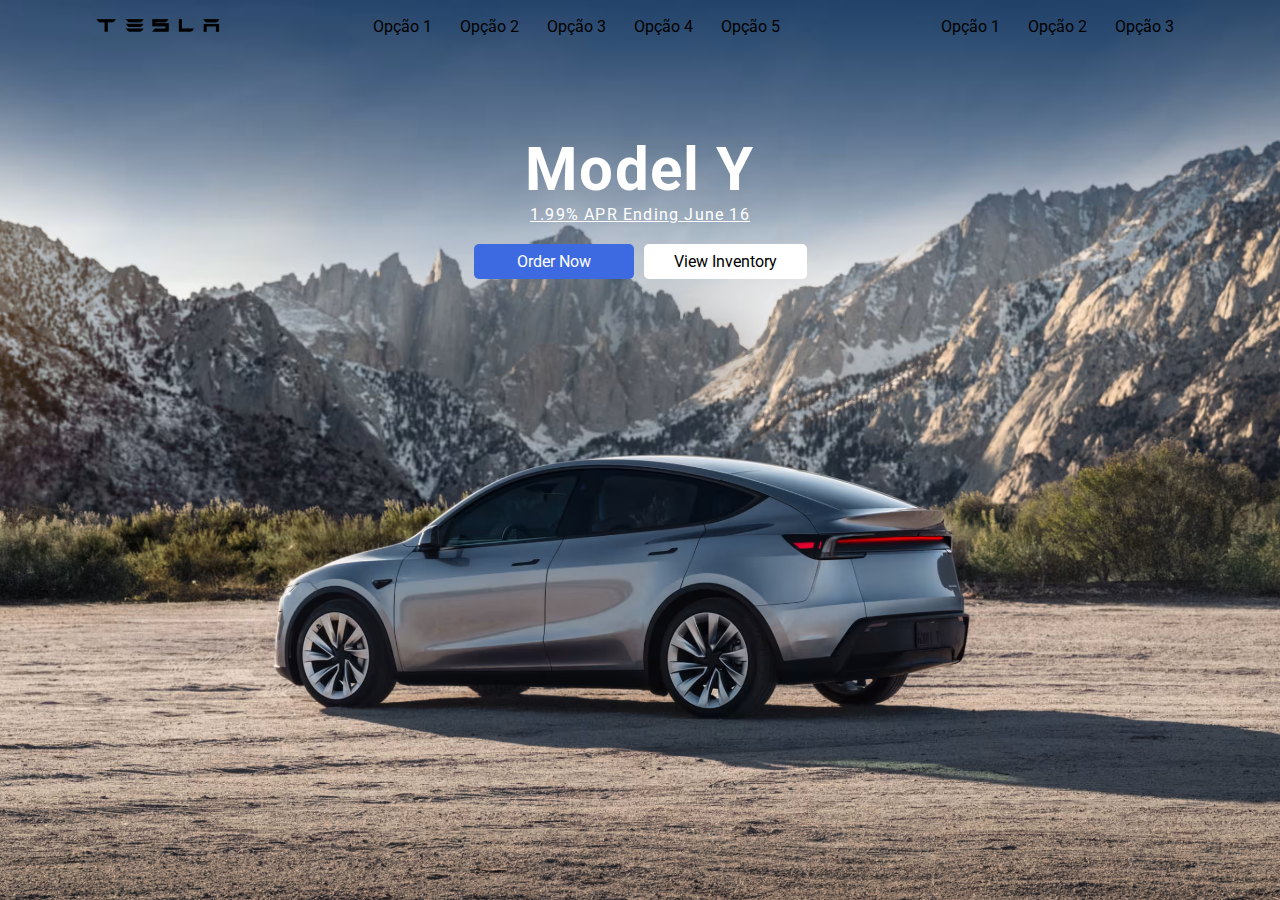
<file: Tesla-clone/index.html>
<!DOCTYPE html>
<html lang="pt-br">
<head>
    <meta charset="UTF-8">
    <meta name="viewport" content="width=device-width, initial-scale=1.0">

    <title>Tesla Clone</title>
    <link rel="preconnect" href="https://fonts.googleapis.com">
    <link rel="preconnect" href="https://fonts.gstatic.com" crossorigin>
    <link href="https://fonts.googleapis.com/css2?family=Roboto:ital,wght@0,100..900;1,100..900&display=swap" rel="stylesheet">
    <link href="style.css" rel="stylesheet">

</head>    
<body>
    <section class="main">
        <div class="center">
            <header>
                <div class="logo">
                    <img src="Tesla_logo.png/tesla-motors-car-tesla-model-s-tesla-model-3-decal-removebg-preview.png">
                </div>
                <div class="menu">
                    <a href="#">Opção 1</a>
                    <a href="#">Opção 2</a>
                    <a href="#">Opção 3</a>
                    <a href="#">Opção 4</a>
                    <a href="#">Opção 5</a>
                </div>
                    <div class="menu">
                    <a href="#">Opção 1</a>
                    <a href="#">Opção 2</a>
                    <a href="#">Opção 3</a>
                </div>
            </header>
            <div class="title">
                <h1>Model Y</h1>
                <p class="title"><a href="https://www.tesla.com/modely/design?cfg=%24MTY48&financeModalTab=finance_options&financeProduct=finplat.AUTO_LOAN%3ALOAN%3ACT_PRIVATE#overview">1.99% APR Ending June 16</a></p>

            </div><!--title-->

            <div class="btn">
                <a href="">Order Now</a>
                <a style="background-color: white; color: black;">View Inventory</a>
            </div>
        </div><!--Center-->
    </section><!--main-->
    
</body>
</html>
</file>
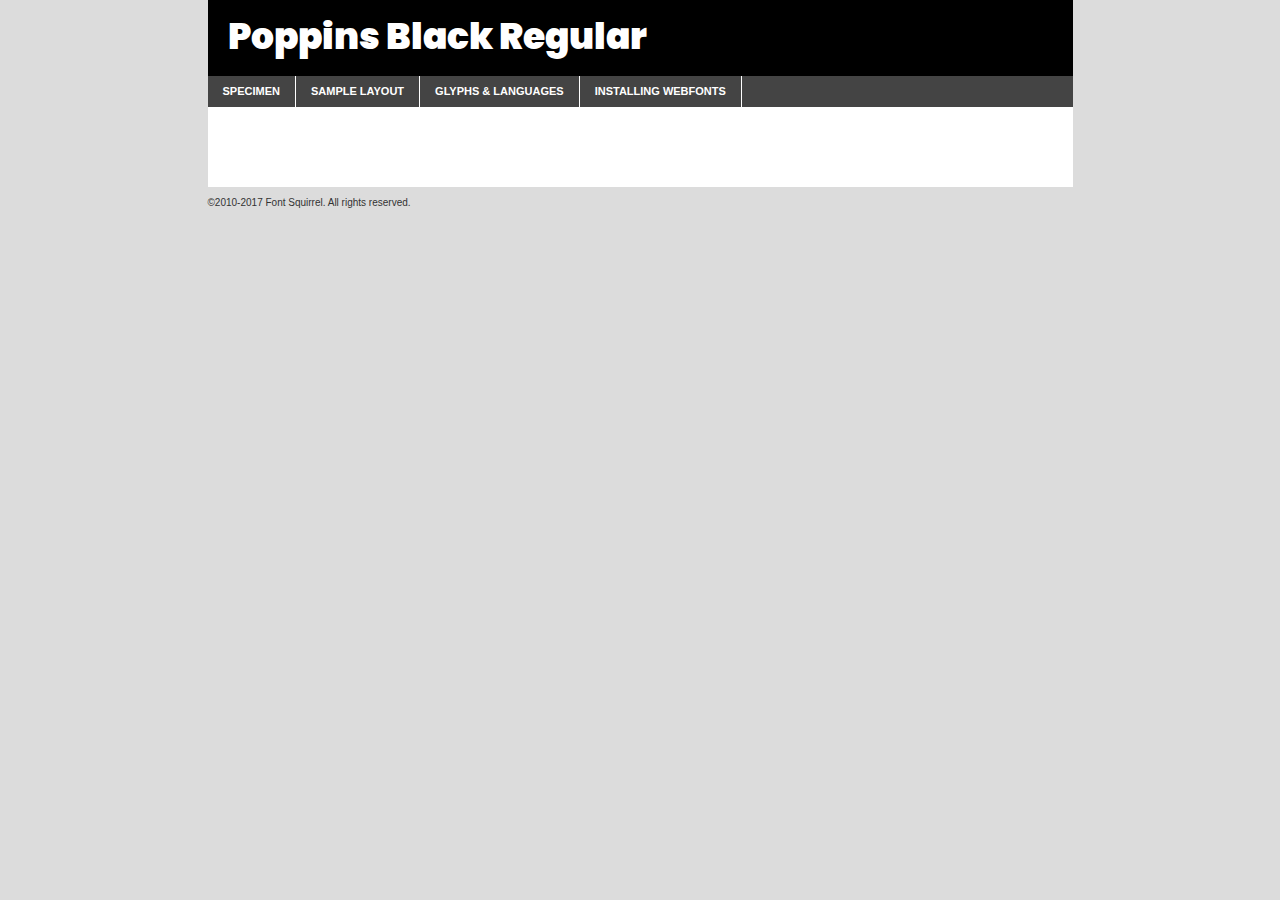
<file: Landing Page/Components/fonts/poppins-black-demo.html>
<!DOCTYPE html PUBLIC "-//W3C//DTD XHTML 1.0 Transitional//EN"
	"http://www.w3.org/TR/xhtml1/DTD/xhtml1-transitional.dtd">

<html xmlns="http://www.w3.org/1999/xhtml" xml:lang="en" lang="en">
<head>
	<meta http-equiv="Content-Type" content="text/html; charset=utf-8" />
	<script src="http://ajax.googleapis.com/ajax/libs/jquery/1.7.2/jquery.min.js" type="text/javascript" charset="utf-8"></script>
	<script type="text/javascript">
	(function($){$.fn.easyTabs=function(option){var param=jQuery.extend({fadeSpeed:"fast",defaultContent:1,activeClass:'active'},option);$(this).each(function(){var thisId="#"+this.id;if(param.defaultContent==''){param.defaultContent=1;}
	if(typeof param.defaultContent=="number")
	{var defaultTab=$(thisId+" .tabs li:eq("+(param.defaultContent-1)+") a").attr('href').substr(1);}else{var defaultTab=param.defaultContent;}
	$(thisId+" .tabs li a").each(function(){var tabToHide=$(this).attr('href').substr(1);$("#"+tabToHide).addClass('easytabs-tab-content');});hideAll();changeContent(defaultTab);function hideAll(){$(thisId+" .easytabs-tab-content").hide();}
	function changeContent(tabId){hideAll();$(thisId+" .tabs li").removeClass(param.activeClass);$(thisId+" .tabs li a[href=#"+tabId+"]").closest('li').addClass(param.activeClass);if(param.fadeSpeed!="none")
	{$(thisId+" #"+tabId).fadeIn(param.fadeSpeed);}else{$(thisId+" #"+tabId).show();}}
	$(thisId+" .tabs li").click(function(){var tabId=$(this).find('a').attr('href').substr(1);changeContent(tabId);return false;});});}})(jQuery);
	</script>
	<link rel="stylesheet" href="specimen_files/specimen_stylesheet.css" type="text/css" charset="utf-8" />
	<link rel="stylesheet" href="stylesheet.css" type="text/css" charset="utf-8" />

	<style type="text/css">
					body{
				font-family: 'poppinsblack';
							}
		</style>

	<title>Poppins Black Regular Specimen</title>
	
	
	<script type="text/javascript" charset="utf-8">
		$(document).ready(function() {
			$('#container').easyTabs({defaultContent:1});
		});
	</script>
</head>

<body>
<div id="container">
	<div id="header">
		Poppins Black Regular	</div>
	<ul class="tabs">
		<li><a href="#specimen">Specimen</a></li>
		<li><a href="#layout">Sample Layout</a></li>
				<li><a href="#glyphs">Glyphs &amp; Languages</a></li>
		<li><a href="#installing">Installing Webfonts</a></li>
		
	</ul>
	
	<div id="main_content">

		
			<div id="specimen">
		
				<div class="section">
					<div class="grid12 firstcol">
						<div class="huge">AaBb</div>
					</div>
				</div>
		
				<div class="section">
					<div class="glyph_range">A&#x200B;B&#x200b;C&#x200b;D&#x200b;E&#x200b;F&#x200b;G&#x200b;H&#x200b;I&#x200b;J&#x200b;K&#x200b;L&#x200b;M&#x200b;N&#x200b;O&#x200b;P&#x200b;Q&#x200b;R&#x200b;S&#x200b;T&#x200b;U&#x200b;V&#x200b;W&#x200b;X&#x200b;Y&#x200b;Z&#x200b;a&#x200b;b&#x200b;c&#x200b;d&#x200b;e&#x200b;f&#x200b;g&#x200b;h&#x200b;i&#x200b;j&#x200b;k&#x200b;l&#x200b;m&#x200b;n&#x200b;o&#x200b;p&#x200b;q&#x200b;r&#x200b;s&#x200b;t&#x200b;u&#x200b;v&#x200b;w&#x200b;x&#x200b;y&#x200b;z&#x200b;1&#x200b;2&#x200b;3&#x200b;4&#x200b;5&#x200b;6&#x200b;7&#x200b;8&#x200b;9&#x200b;0&#x200b;&amp;&#x200b;.&#x200b;,&#x200b;?&#x200b;!&#x200b;&#64;&#x200b;(&#x200b;)&#x200b;#&#x200b;$&#x200b;%&#x200b;*&#x200b;+&#x200b;-&#x200b;=&#x200b;:&#x200b;;</div>
				</div>
				<div class="section">
					<div class="grid12 firstcol">
						<table class="sample_table">
							<tr><td>10</td><td class="size10">abcdefghijklmnopqrstuvwxyzABCDEFGHIJKLMNOPQRSTUVWXYZ0123456789abcdefghijklmnopqrstuvwxyzABCDEFGHIJKLMNOPQRSTUVWXYZ0123456789abcdefghijklmnopqrstuvwxyzABCDEFGHIJKLMNOPQRSTUVWXYZ</td></tr>
							<tr><td>11</td><td class="size11">abcdefghijklmnopqrstuvwxyzABCDEFGHIJKLMNOPQRSTUVWXYZ0123456789abcdefghijklmnopqrstuvwxyzABCDEFGHIJKLMNOPQRSTUVWXYZ0123456789abcdefghijklmnopqrstuvwxyzABCDEFGHIJKLMNOPQRSTUVWXYZ</td></tr>
							<tr><td>12</td><td class="size12">abcdefghijklmnopqrstuvwxyzABCDEFGHIJKLMNOPQRSTUVWXYZ0123456789abcdefghijklmnopqrstuvwxyzABCDEFGHIJKLMNOPQRSTUVWXYZ0123456789abcdefghijklmnopqrstuvwxyzABCDEFGHIJKLMNOPQRSTUVWXYZ</td></tr>
							<tr><td>13</td><td class="size13">abcdefghijklmnopqrstuvwxyzABCDEFGHIJKLMNOPQRSTUVWXYZ0123456789abcdefghijklmnopqrstuvwxyzABCDEFGHIJKLMNOPQRSTUVWXYZ0123456789abcdefghijklmnopqrstuvwxyzABCDEFGHIJKLMNOPQRSTUVWXYZ</td></tr>
							<tr><td>14</td><td class="size14">abcdefghijklmnopqrstuvwxyzABCDEFGHIJKLMNOPQRSTUVWXYZ0123456789abcdefghijklmnopqrstuvwxyzABCDEFGHIJKLMNOPQRSTUVWXYZ0123456789abcdefghijklmnopqrstuvwxyzABCDEFGHIJKLMNOPQRSTUVWXYZ</td></tr>
							<tr><td>16</td><td class="size16">abcdefghijklmnopqrstuvwxyzABCDEFGHIJKLMNOPQRSTUVWXYZ0123456789abcdefghijklmnopqrstuvwxyzABCDEFGHIJKLMNOPQRSTUVWXYZ</td></tr>
							<tr><td>18</td><td class="size18">abcdefghijklmnopqrstuvwxyzABCDEFGHIJKLMNOPQRSTUVWXYZ0123456789abcdefghijklmnopqrstuvwxyzABCDEFGHIJKLMNOPQRSTUVWXYZ</td></tr>
							<tr><td>20</td><td class="size20">abcdefghijklmnopqrstuvwxyzABCDEFGHIJKLMNOPQRSTUVWXYZ0123456789abcdefghijklmnopqrstuvwxyzABCDEFGHIJKLMNOPQRSTUVWXYZ</td></tr>
							<tr><td>24</td><td class="size24">abcdefghijklmnopqrstuvwxyzABCDEFGHIJKLMNOPQRSTUVWXYZ0123456789abcdefghijklmnopqrstuvwxyzABCDEFGHIJKLMNOPQRSTUVWXYZ</td></tr>
							<tr><td>30</td><td class="size30">abcdefghijklmnopqrstuvwxyzABCDEFGHIJKLMNOPQRSTUVWXYZ0123456789abcdefghijklmnopqrstuvwxyzABCDEFGHIJKLMNOPQRSTUVWXYZ</td></tr>
							<tr><td>36</td><td class="size36">abcdefghijklmnopqrstuvwxyzABCDEFGHIJKLMNOPQRSTUVWXYZ0123456789abcdefghijklmnopqrstuvwxyzABCDEFGHIJKLMNOPQRSTUVWXYZ</td></tr>
							<tr><td>48</td><td class="size48">abcdefghijklmnopqrstuvwxyzABCDEFGHIJKLMNOPQRSTUVWXYZ0123456789abcdefghijklmnopqrstuvwxyzABCDEFGHIJKLMNOPQRSTUVWXYZ</td></tr>
							<tr><td>60</td><td class="size60">abcdefghijklmnopqrstuvwxyzABCDEFGHIJKLMNOPQRSTUVWXYZ0123456789abcdefghijklmnopqrstuvwxyzABCDEFGHIJKLMNOPQRSTUVWXYZ</td></tr>
							<tr><td>72</td><td class="size72">abcdefghijklmnopqrstuvwxyzABCDEFGHIJKLMNOPQRSTUVWXYZ0123456789abcdefghijklmnopqrstuvwxyzABCDEFGHIJKLMNOPQRSTUVWXYZ</td></tr>
							<tr><td>90</td><td class="size90">abcdefghijklmnopqrstuvwxyzABCDEFGHIJKLMNOPQRSTUVWXYZ0123456789abcdefghijklmnopqrstuvwxyzABCDEFGHIJKLMNOPQRSTUVWXYZ</td></tr>
						</table>
				
					</div>
			
				</div>
		
		
		
								<div class="section" id="bodycomparison">


										<div id="xheight">
				<div class="fontbody">&#x25FC;&#x25FC;&#x25FC;&#x25FC;&#x25FC;&#x25FC;&#x25FC;&#x25FC;&#x25FC;&#x25FC;&#x25FC;&#x25FC;&#x25FC;&#x25FC;&#x25FC;&#x25FC;&#x25FC;&#x25FC;&#x25FC;&#x25FC;&#x25FC;&#x25FC;&#x25FC;&#x25FC;&#x25FC;&#x25FC;&#x25FC;&#x25FC;&#x25FC;&#x25FC;&#x25FC;&#x25FC;&#x25FC;&#x25FC;&#x25FC;&#x25FC;&#x25FC;&#x25FC;&#x25FC;&#x25FC;&#x25FC;&#x25FC;&#x25FC;&#x25FC;&#x25FC;&#x25FC;&#x25FC;&#x25FC;&#x25FC;&#x25FC;&#x25FC;&#x25FC;&#x25FC;&#x25FC;&#x25FC;&#x25FC;&#x25FC;&#x25FC;&#x25FC;&#x25FC;&#x25FC;&#x25FC;&#x25FC;&#x25FC;&#x25FC;&#x25FC;&#x25FC;&#x25FC;&#x25FC;&#x25FC;&#x25FC;&#x25FC;&#x25FC;&#x25FC;&#x25FC;&#x25FC;&#x25FC;&#x25FC;&#x25FC;&#x25FC;&#x25FC;&#x25FC;&#x25FC;&#x25FC;&#x25FC;&#x25FC;&#x25FC;&#x25FC;&#x25FC;&#x25FC;&#x25FC;&#x25FC;&#x25FC;&#x25FC;&#x25FC;&#x25FC;&#x25FC;&#x25FC;&#x25FC;body</div><div class="arialbody">body</div><div class="verdanabody">body</div><div class="georgiabody">body</div></div>
										<div class="fontbody" style="z-index:1">
											body<span>Poppins Black Regular</span>
										</div>
										<div class="arialbody" style="z-index:1">
											body<span>Arial</span>
										</div>
										<div class="verdanabody" style="z-index:1">
											body<span>Verdana</span>
										</div>
										<div class="georgiabody" style="z-index:1">
											body<span>Georgia</span>
										</div>



								</div>
		
		
				<div class="section psample psample_row1" id="">
					
					<div class="grid2 firstcol">
						<p class="size10"><span>10.</span>Aenean lacinia bibendum nulla sed consectetur. Fusce dapibus, tellus ac cursus commodo, tortor mauris condimentum nibh, ut fermentum massa justo sit amet risus. Nullam id dolor id nibh ultricies vehicula ut id elit. Cum sociis natoque penatibus et magnis dis parturient montes, nascetur ridiculus mus. Nulla vitae elit libero, a pharetra augue.</p>
			
					</div>
					<div class="grid3">
						<p class="size11"><span>11.</span>Aenean lacinia bibendum nulla sed consectetur. Fusce dapibus, tellus ac cursus commodo, tortor mauris condimentum nibh, ut fermentum massa justo sit amet risus. Nullam id dolor id nibh ultricies vehicula ut id elit. Cum sociis natoque penatibus et magnis dis parturient montes, nascetur ridiculus mus. Nulla vitae elit libero, a pharetra augue.</p>
			
					</div>
					<div class="grid3">
						<p class="size12"><span>12.</span>Aenean lacinia bibendum nulla sed consectetur. Fusce dapibus, tellus ac cursus commodo, tortor mauris condimentum nibh, ut fermentum massa justo sit amet risus. Nullam id dolor id nibh ultricies vehicula ut id elit. Cum sociis natoque penatibus et magnis dis parturient montes, nascetur ridiculus mus. Nulla vitae elit libero, a pharetra augue.</p>
			
					</div>
					<div class="grid4">
						<p class="size13"><span>13.</span>Aenean lacinia bibendum nulla sed consectetur. Fusce dapibus, tellus ac cursus commodo, tortor mauris condimentum nibh, ut fermentum massa justo sit amet risus. Nullam id dolor id nibh ultricies vehicula ut id elit. Cum sociis natoque penatibus et magnis dis parturient montes, nascetur ridiculus mus. Nulla vitae elit libero, a pharetra augue.</p>
			
					</div>
					<div class="white_blend"></div>
					
				</div>
				<div class="section psample psample_row2" id="">
					<div class="grid3 firstcol">
						<p class="size14"><span>14.</span>Aenean lacinia bibendum nulla sed consectetur. Fusce dapibus, tellus ac cursus commodo, tortor mauris condimentum nibh, ut fermentum massa justo sit amet risus. Nullam id dolor id nibh ultricies vehicula ut id elit. Cum sociis natoque penatibus et magnis dis parturient montes, nascetur ridiculus mus. Nulla vitae elit libero, a pharetra augue.</p>
			
					</div>
					<div class="grid4">
						<p class="size16"><span>16.</span>Aenean lacinia bibendum nulla sed consectetur. Fusce dapibus, tellus ac cursus commodo, tortor mauris condimentum nibh, ut fermentum massa justo sit amet risus. Nullam id dolor id nibh ultricies vehicula ut id elit. Cum sociis natoque penatibus et magnis dis parturient montes, nascetur ridiculus mus. Nulla vitae elit libero, a pharetra augue.</p>
			
					</div>
					<div class="grid5">
						<p class="size18"><span>18.</span>Aenean lacinia bibendum nulla sed consectetur. Fusce dapibus, tellus ac cursus commodo, tortor mauris condimentum nibh, ut fermentum massa justo sit amet risus. Nullam id dolor id nibh ultricies vehicula ut id elit. Cum sociis natoque penatibus et magnis dis parturient montes, nascetur ridiculus mus. Nulla vitae elit libero, a pharetra augue.</p>
			
					</div>

					<div class="white_blend"></div>

				</div>
				
				<div class="section psample psample_row3" id="">
					<div class="grid5 firstcol">
						<p class="size20"><span>20.</span>Aenean lacinia bibendum nulla sed consectetur. Fusce dapibus, tellus ac cursus commodo, tortor mauris condimentum nibh, ut fermentum massa justo sit amet risus. Nullam id dolor id nibh ultricies vehicula ut id elit. Cum sociis natoque penatibus et magnis dis parturient montes, nascetur ridiculus mus. Nulla vitae elit libero, a pharetra augue.</p>
					</div>
					<div class="grid7">
						<p class="size24"><span>24.</span>Aenean lacinia bibendum nulla sed consectetur. Fusce dapibus, tellus ac cursus commodo, tortor mauris condimentum nibh, ut fermentum massa justo sit amet risus. Nullam id dolor id nibh ultricies vehicula ut id elit. Cum sociis natoque penatibus et magnis dis parturient montes, nascetur ridiculus mus. Nulla vitae elit libero, a pharetra augue.</p>
					</div>
					
					<div class="white_blend"></div>
					
				</div>
				
				<div class="section psample psample_row4" id="">
					<div class="grid12 firstcol">
						<p class="size30"><span>30.</span>Aenean lacinia bibendum nulla sed consectetur. Fusce dapibus, tellus ac cursus commodo, tortor mauris condimentum nibh, ut fermentum massa justo sit amet risus. Nullam id dolor id nibh ultricies vehicula ut id elit. Cum sociis natoque penatibus et magnis dis parturient montes, nascetur ridiculus mus. Nulla vitae elit libero, a pharetra augue.</p>
					</div>
					<div class="white_blend"></div>
					
				</div>
				
				
				
				<div class="section psample psample_row1 fullreverse">
					<div class="grid2 firstcol">
						<p class="size10"><span>10.</span>Aenean lacinia bibendum nulla sed consectetur. Fusce dapibus, tellus ac cursus commodo, tortor mauris condimentum nibh, ut fermentum massa justo sit amet risus. Nullam id dolor id nibh ultricies vehicula ut id elit. Cum sociis natoque penatibus et magnis dis parturient montes, nascetur ridiculus mus. Nulla vitae elit libero, a pharetra augue.</p>
			
					</div>
					<div class="grid3">
						<p class="size11"><span>11.</span>Aenean lacinia bibendum nulla sed consectetur. Fusce dapibus, tellus ac cursus commodo, tortor mauris condimentum nibh, ut fermentum massa justo sit amet risus. Nullam id dolor id nibh ultricies vehicula ut id elit. Cum sociis natoque penatibus et magnis dis parturient montes, nascetur ridiculus mus. Nulla vitae elit libero, a pharetra augue.</p>
			
					</div>
					<div class="grid3">
						<p class="size12"><span>12.</span>Aenean lacinia bibendum nulla sed consectetur. Fusce dapibus, tellus ac cursus commodo, tortor mauris condimentum nibh, ut fermentum massa justo sit amet risus. Nullam id dolor id nibh ultricies vehicula ut id elit. Cum sociis natoque penatibus et magnis dis parturient montes, nascetur ridiculus mus. Nulla vitae elit libero, a pharetra augue.</p>
			
					</div>
					<div class="grid4">
						<p class="size13"><span>13.</span>Aenean lacinia bibendum nulla sed consectetur. Fusce dapibus, tellus ac cursus commodo, tortor mauris condimentum nibh, ut fermentum massa justo sit amet risus. Nullam id dolor id nibh ultricies vehicula ut id elit. Cum sociis natoque penatibus et magnis dis parturient montes, nascetur ridiculus mus. Nulla vitae elit libero, a pharetra augue.</p>
			
					</div>
					<div class="black_blend"></div>
					
				</div>
				
				<div class="section psample psample_row2 fullreverse">
					<div class="grid3 firstcol">
						<p class="size14"><span>14.</span>Aenean lacinia bibendum nulla sed consectetur. Fusce dapibus, tellus ac cursus commodo, tortor mauris condimentum nibh, ut fermentum massa justo sit amet risus. Nullam id dolor id nibh ultricies vehicula ut id elit. Cum sociis natoque penatibus et magnis dis parturient montes, nascetur ridiculus mus. Nulla vitae elit libero, a pharetra augue.</p>
			
					</div>
					<div class="grid4">
						<p class="size16"><span>16.</span>Aenean lacinia bibendum nulla sed consectetur. Fusce dapibus, tellus ac cursus commodo, tortor mauris condimentum nibh, ut fermentum massa justo sit amet risus. Nullam id dolor id nibh ultricies vehicula ut id elit. Cum sociis natoque penatibus et magnis dis parturient montes, nascetur ridiculus mus. Nulla vitae elit libero, a pharetra augue.</p>
			
					</div>
					<div class="grid5">
						<p class="size18"><span>18.</span>Aenean lacinia bibendum nulla sed consectetur. Fusce dapibus, tellus ac cursus commodo, tortor mauris condimentum nibh, ut fermentum massa justo sit amet risus. Nullam id dolor id nibh ultricies vehicula ut id elit. Cum sociis natoque penatibus et magnis dis parturient montes, nascetur ridiculus mus. Nulla vitae elit libero, a pharetra augue.</p>
			
					</div>
					<div class="black_blend"></div>

				</div>
				
				<div class="section psample fullreverse psample_row3" id="">
					<div class="grid5 firstcol">
						<p class="size20"><span>20.</span>Aenean lacinia bibendum nulla sed consectetur. Fusce dapibus, tellus ac cursus commodo, tortor mauris condimentum nibh, ut fermentum massa justo sit amet risus. Nullam id dolor id nibh ultricies vehicula ut id elit. Cum sociis natoque penatibus et magnis dis parturient montes, nascetur ridiculus mus. Nulla vitae elit libero, a pharetra augue.</p>
					</div>
					<div class="grid7">
						<p class="size24"><span>24.</span>Aenean lacinia bibendum nulla sed consectetur. Fusce dapibus, tellus ac cursus commodo, tortor mauris condimentum nibh, ut fermentum massa justo sit amet risus. Nullam id dolor id nibh ultricies vehicula ut id elit. Cum sociis natoque penatibus et magnis dis parturient montes, nascetur ridiculus mus. Nulla vitae elit libero, a pharetra augue.</p>
					</div>
					
					<div class="black_blend"></div>
					
				</div>
				
				<div class="section psample fullreverse psample_row4" id="" style="border-bottom: 20px #000 solid;">
					<div class="grid12 firstcol">
						<p class="size30"><span>30.</span>Aenean lacinia bibendum nulla sed consectetur. Fusce dapibus, tellus ac cursus commodo, tortor mauris condimentum nibh, ut fermentum massa justo sit amet risus. Nullam id dolor id nibh ultricies vehicula ut id elit. Cum sociis natoque penatibus et magnis dis parturient montes, nascetur ridiculus mus. Nulla vitae elit libero, a pharetra augue.</p>
					</div>
					<div class="black_blend"></div>
					
				</div>
				
				
				
				
			</div>
			
			<div id="layout">
				
				<div class="section">
					
					<div class="grid12 firstcol">
						<h1>Lorem Ipsum Dolor</h1>
						<h2>Etiam porta sem malesuada magna mollis euismod</h2>
						
						<p class="byline">By <a href="#link">Aenean Lacinia</a></p>
					</div>
				</div>
				<div class="section">
					<div class="grid8 firstcol">
						<p class="large">Donec sed odio dui. Morbi leo risus, porta ac consectetur ac, vestibulum at eros. Fusce dapibus, tellus ac cursus commodo, tortor mauris condimentum nibh, ut fermentum massa justo sit amet risus. </p>

						
						<h3>Pellentesque ornare sem</h3>

						<p>Maecenas sed diam eget risus varius blandit sit amet non magna. Maecenas faucibus mollis interdum. Donec ullamcorper nulla non metus auctor fringilla. Nullam id dolor id nibh ultricies vehicula ut id elit. Nullam id dolor id nibh ultricies vehicula ut id elit. </p>

						<p>Aenean eu leo quam. Pellentesque ornare sem lacinia quam venenatis vestibulum. Lorem ipsum dolor sit amet, consectetur adipiscing elit. Cum sociis natoque penatibus et magnis dis parturient montes, nascetur ridiculus mus. </p>

						<p>Nulla vitae elit libero, a pharetra augue. Praesent commodo cursus magna, vel scelerisque nisl consectetur et. Aenean lacinia bibendum nulla sed consectetur. </p>

						<p>Nullam quis risus eget urna mollis ornare vel eu leo. Nullam quis risus eget urna mollis ornare vel eu leo. Maecenas sed diam eget risus varius blandit sit amet non magna. Donec ullamcorper nulla non metus auctor fringilla. </p>

						<h3>Cras mattis consectetur</h3>

						<p>Aenean eu leo quam. Pellentesque ornare sem lacinia quam venenatis vestibulum. Aenean lacinia bibendum nulla sed consectetur. Integer posuere erat a ante venenatis dapibus posuere velit aliquet. Cras mattis consectetur purus sit amet fermentum. </p>

						<p>Nullam id dolor id nibh ultricies vehicula ut id elit. Nullam quis risus eget urna mollis ornare vel eu leo. Cras mattis consectetur purus sit amet fermentum.</p>
					</div>
					
					<div class="grid4 sidebar">
						
						<div class="box reverse">
							<p class="last">Nullam quis risus eget urna mollis ornare vel eu leo. Donec ullamcorper nulla non metus auctor fringilla. Cras mattis consectetur purus sit amet fermentum. Sed posuere consectetur est at lobortis. Lorem ipsum dolor sit amet, consectetur adipiscing elit. </p>
						</div>
						
						<p class="caption">Maecenas sed diam eget risus varius.</p>

						<p>Vestibulum id ligula porta felis euismod semper. Integer posuere erat a ante venenatis dapibus posuere velit aliquet. Vestibulum id ligula porta felis euismod semper. Sed posuere consectetur est at lobortis. Maecenas sed diam eget risus varius blandit sit amet non magna. Fusce dapibus, tellus ac cursus commodo, tortor mauris condimentum nibh, ut fermentum massa justo sit amet risus. </p>

					

						<p>Duis mollis, est non commodo luctus, nisi erat porttitor ligula, eget lacinia odio sem nec elit. Aenean lacinia bibendum nulla sed consectetur. Vivamus sagittis lacus vel augue laoreet rutrum faucibus dolor auctor. Aenean lacinia bibendum nulla sed consectetur. Nullam quis risus eget urna mollis ornare vel eu leo. </p>

						<p>Praesent commodo cursus magna, vel scelerisque nisl consectetur et. Donec ullamcorper nulla non metus auctor fringilla. Maecenas faucibus mollis interdum. Fusce dapibus, tellus ac cursus commodo, tortor mauris condimentum nibh, ut fermentum massa justo sit amet risus. </p>

					</div>
				</div>
				
			</div>


			



		<div id="glyphs">
			<div class="section">
				<div class="grid12 firstcol">
			
				<h1>Language Support</h1>
				<p>The subset of Poppins Black Regular in this kit supports the following languages:<br />
			
					Albanian, Basque, Breton, Chamorro, Danish, Dutch, English, Faroese, Finnish, French, Frisian, Galician, German, Icelandic, Italian, Malagasy, Norwegian, Portuguese, Spanish, Alsatian, Aragonese, Arapaho, Arrernte, Asturian, Aymara, Bislama, Cebuano, Corsican, Fijian, French_creole, Genoese, Gilbertese, Greenlandic, Haitian_creole, Hiligaynon, Hmong, Hopi, Ibanag, Iloko_ilokano, Indonesian, Interglossa_glosa, Interlingua, Irish_gaelic, Jerriais, Lojban, Lombard, Luxembourgeois, Manx, Mohawk, Norfolk_pitcairnese, Occitan, Oromo, Pangasinan, Papiamento, Piedmontese, Potawatomi, Rhaeto-romance, Romansh, Rotokas, Sami_lule, Samoan, Sardinian, Scots_gaelic, Seychelles_creole, Shona, Sicilian, Somali, Southern_ndebele, Swahili, Swati_swazi, Tagalog_filipino_pilipino, Tetum, Tok_pisin, Uyghur_latinized, Volapuk, Walloon, Warlpiri, Xhosa, Yapese, Zulu, Latinbasic, Ubasic, Demo				</p>
				<h1>Glyph Chart</h1>
				<p>The subset of Poppins Black Regular in this kit includes all the glyphs listed below. Unicode entities are included above each glyph to help you insert individual characters into your layout.</p>
				<div id="glyph_chart">
			
																														 <div><p>&amp;#13;</p>&#13;</div>
																				 <div><p>&amp;#32;</p>&#32;</div>
																				 <div><p>&amp;#33;</p>&#33;</div>
																				 <div><p>&amp;#34;</p>&#34;</div>
																				 <div><p>&amp;#35;</p>&#35;</div>
																				 <div><p>&amp;#36;</p>&#36;</div>
																				 <div><p>&amp;#37;</p>&#37;</div>
																				 <div><p>&amp;#38;</p>&#38;</div>
																				 <div><p>&amp;#39;</p>&#39;</div>
																				 <div><p>&amp;#40;</p>&#40;</div>
																				 <div><p>&amp;#41;</p>&#41;</div>
																				 <div><p>&amp;#42;</p>&#42;</div>
																				 <div><p>&amp;#43;</p>&#43;</div>
																				 <div><p>&amp;#44;</p>&#44;</div>
																				 <div><p>&amp;#45;</p>&#45;</div>
																				 <div><p>&amp;#46;</p>&#46;</div>
																				 <div><p>&amp;#47;</p>&#47;</div>
																				 <div><p>&amp;#48;</p>&#48;</div>
																				 <div><p>&amp;#49;</p>&#49;</div>
																				 <div><p>&amp;#50;</p>&#50;</div>
																				 <div><p>&amp;#51;</p>&#51;</div>
																				 <div><p>&amp;#52;</p>&#52;</div>
																				 <div><p>&amp;#53;</p>&#53;</div>
																				 <div><p>&amp;#54;</p>&#54;</div>
																				 <div><p>&amp;#55;</p>&#55;</div>
																				 <div><p>&amp;#56;</p>&#56;</div>
																				 <div><p>&amp;#57;</p>&#57;</div>
																				 <div><p>&amp;#58;</p>&#58;</div>
																				 <div><p>&amp;#59;</p>&#59;</div>
																				 <div><p>&amp;#60;</p>&#60;</div>
																				 <div><p>&amp;#61;</p>&#61;</div>
																				 <div><p>&amp;#62;</p>&#62;</div>
																				 <div><p>&amp;#63;</p>&#63;</div>
																				 <div><p>&amp;#64;</p>&#64;</div>
																				 <div><p>&amp;#65;</p>&#65;</div>
																				 <div><p>&amp;#66;</p>&#66;</div>
																				 <div><p>&amp;#67;</p>&#67;</div>
																				 <div><p>&amp;#68;</p>&#68;</div>
																				 <div><p>&amp;#69;</p>&#69;</div>
																				 <div><p>&amp;#70;</p>&#70;</div>
																				 <div><p>&amp;#71;</p>&#71;</div>
																				 <div><p>&amp;#72;</p>&#72;</div>
																				 <div><p>&amp;#73;</p>&#73;</div>
																				 <div><p>&amp;#74;</p>&#74;</div>
																				 <div><p>&amp;#75;</p>&#75;</div>
																				 <div><p>&amp;#76;</p>&#76;</div>
																				 <div><p>&amp;#77;</p>&#77;</div>
																				 <div><p>&amp;#78;</p>&#78;</div>
																				 <div><p>&amp;#79;</p>&#79;</div>
																				 <div><p>&amp;#80;</p>&#80;</div>
																				 <div><p>&amp;#81;</p>&#81;</div>
																				 <div><p>&amp;#82;</p>&#82;</div>
																				 <div><p>&amp;#83;</p>&#83;</div>
																				 <div><p>&amp;#84;</p>&#84;</div>
																				 <div><p>&amp;#85;</p>&#85;</div>
																				 <div><p>&amp;#86;</p>&#86;</div>
																				 <div><p>&amp;#87;</p>&#87;</div>
																				 <div><p>&amp;#88;</p>&#88;</div>
																				 <div><p>&amp;#89;</p>&#89;</div>
																				 <div><p>&amp;#90;</p>&#90;</div>
																				 <div><p>&amp;#91;</p>&#91;</div>
																				 <div><p>&amp;#92;</p>&#92;</div>
																				 <div><p>&amp;#93;</p>&#93;</div>
																				 <div><p>&amp;#94;</p>&#94;</div>
																				 <div><p>&amp;#95;</p>&#95;</div>
																				 <div><p>&amp;#96;</p>&#96;</div>
																				 <div><p>&amp;#97;</p>&#97;</div>
																				 <div><p>&amp;#98;</p>&#98;</div>
																				 <div><p>&amp;#99;</p>&#99;</div>
																				 <div><p>&amp;#100;</p>&#100;</div>
																				 <div><p>&amp;#101;</p>&#101;</div>
																				 <div><p>&amp;#102;</p>&#102;</div>
																				 <div><p>&amp;#103;</p>&#103;</div>
																				 <div><p>&amp;#104;</p>&#104;</div>
																				 <div><p>&amp;#105;</p>&#105;</div>
																				 <div><p>&amp;#106;</p>&#106;</div>
																				 <div><p>&amp;#107;</p>&#107;</div>
																				 <div><p>&amp;#108;</p>&#108;</div>
																				 <div><p>&amp;#109;</p>&#109;</div>
																				 <div><p>&amp;#110;</p>&#110;</div>
																				 <div><p>&amp;#111;</p>&#111;</div>
																				 <div><p>&amp;#112;</p>&#112;</div>
																				 <div><p>&amp;#113;</p>&#113;</div>
																				 <div><p>&amp;#114;</p>&#114;</div>
																				 <div><p>&amp;#115;</p>&#115;</div>
																				 <div><p>&amp;#116;</p>&#116;</div>
																				 <div><p>&amp;#117;</p>&#117;</div>
																				 <div><p>&amp;#118;</p>&#118;</div>
																				 <div><p>&amp;#119;</p>&#119;</div>
																				 <div><p>&amp;#120;</p>&#120;</div>
																				 <div><p>&amp;#121;</p>&#121;</div>
																				 <div><p>&amp;#122;</p>&#122;</div>
																				 <div><p>&amp;#123;</p>&#123;</div>
																				 <div><p>&amp;#124;</p>&#124;</div>
																				 <div><p>&amp;#125;</p>&#125;</div>
																				 <div><p>&amp;#126;</p>&#126;</div>
																				 <div><p>&amp;#160;</p>&#160;</div>
																				 <div><p>&amp;#161;</p>&#161;</div>
																				 <div><p>&amp;#162;</p>&#162;</div>
																				 <div><p>&amp;#163;</p>&#163;</div>
																				 <div><p>&amp;#164;</p>&#164;</div>
																				 <div><p>&amp;#165;</p>&#165;</div>
																				 <div><p>&amp;#166;</p>&#166;</div>
																				 <div><p>&amp;#167;</p>&#167;</div>
																				 <div><p>&amp;#168;</p>&#168;</div>
																				 <div><p>&amp;#169;</p>&#169;</div>
																				 <div><p>&amp;#170;</p>&#170;</div>
																				 <div><p>&amp;#171;</p>&#171;</div>
																				 <div><p>&amp;#172;</p>&#172;</div>
																				 <div><p>&amp;#173;</p>&#173;</div>
																				 <div><p>&amp;#174;</p>&#174;</div>
																				 <div><p>&amp;#175;</p>&#175;</div>
																				 <div><p>&amp;#176;</p>&#176;</div>
																				 <div><p>&amp;#177;</p>&#177;</div>
																				 <div><p>&amp;#178;</p>&#178;</div>
																				 <div><p>&amp;#179;</p>&#179;</div>
																				 <div><p>&amp;#180;</p>&#180;</div>
																				 <div><p>&amp;#181;</p>&#181;</div>
																				 <div><p>&amp;#182;</p>&#182;</div>
																				 <div><p>&amp;#183;</p>&#183;</div>
																				 <div><p>&amp;#184;</p>&#184;</div>
																				 <div><p>&amp;#185;</p>&#185;</div>
																				 <div><p>&amp;#186;</p>&#186;</div>
																				 <div><p>&amp;#187;</p>&#187;</div>
																				 <div><p>&amp;#188;</p>&#188;</div>
																				 <div><p>&amp;#189;</p>&#189;</div>
																				 <div><p>&amp;#190;</p>&#190;</div>
																				 <div><p>&amp;#191;</p>&#191;</div>
																				 <div><p>&amp;#192;</p>&#192;</div>
																				 <div><p>&amp;#193;</p>&#193;</div>
																				 <div><p>&amp;#194;</p>&#194;</div>
																				 <div><p>&amp;#195;</p>&#195;</div>
																				 <div><p>&amp;#196;</p>&#196;</div>
																				 <div><p>&amp;#197;</p>&#197;</div>
																				 <div><p>&amp;#198;</p>&#198;</div>
																				 <div><p>&amp;#199;</p>&#199;</div>
																				 <div><p>&amp;#200;</p>&#200;</div>
																				 <div><p>&amp;#201;</p>&#201;</div>
																				 <div><p>&amp;#202;</p>&#202;</div>
																				 <div><p>&amp;#203;</p>&#203;</div>
																				 <div><p>&amp;#204;</p>&#204;</div>
																				 <div><p>&amp;#205;</p>&#205;</div>
																				 <div><p>&amp;#206;</p>&#206;</div>
																				 <div><p>&amp;#207;</p>&#207;</div>
																				 <div><p>&amp;#208;</p>&#208;</div>
																				 <div><p>&amp;#209;</p>&#209;</div>
																				 <div><p>&amp;#210;</p>&#210;</div>
																				 <div><p>&amp;#211;</p>&#211;</div>
																				 <div><p>&amp;#212;</p>&#212;</div>
																				 <div><p>&amp;#213;</p>&#213;</div>
																				 <div><p>&amp;#214;</p>&#214;</div>
																				 <div><p>&amp;#215;</p>&#215;</div>
																				 <div><p>&amp;#216;</p>&#216;</div>
																				 <div><p>&amp;#217;</p>&#217;</div>
																				 <div><p>&amp;#218;</p>&#218;</div>
																				 <div><p>&amp;#219;</p>&#219;</div>
																				 <div><p>&amp;#220;</p>&#220;</div>
																				 <div><p>&amp;#221;</p>&#221;</div>
																				 <div><p>&amp;#222;</p>&#222;</div>
																				 <div><p>&amp;#223;</p>&#223;</div>
																				 <div><p>&amp;#224;</p>&#224;</div>
																				 <div><p>&amp;#225;</p>&#225;</div>
																				 <div><p>&amp;#226;</p>&#226;</div>
																				 <div><p>&amp;#227;</p>&#227;</div>
																				 <div><p>&amp;#228;</p>&#228;</div>
																				 <div><p>&amp;#229;</p>&#229;</div>
																				 <div><p>&amp;#230;</p>&#230;</div>
																				 <div><p>&amp;#231;</p>&#231;</div>
																				 <div><p>&amp;#232;</p>&#232;</div>
																				 <div><p>&amp;#233;</p>&#233;</div>
																				 <div><p>&amp;#234;</p>&#234;</div>
																				 <div><p>&amp;#235;</p>&#235;</div>
																				 <div><p>&amp;#236;</p>&#236;</div>
																				 <div><p>&amp;#237;</p>&#237;</div>
																				 <div><p>&amp;#238;</p>&#238;</div>
																				 <div><p>&amp;#239;</p>&#239;</div>
																				 <div><p>&amp;#240;</p>&#240;</div>
																				 <div><p>&amp;#241;</p>&#241;</div>
																				 <div><p>&amp;#242;</p>&#242;</div>
																				 <div><p>&amp;#243;</p>&#243;</div>
																				 <div><p>&amp;#244;</p>&#244;</div>
																				 <div><p>&amp;#245;</p>&#245;</div>
																				 <div><p>&amp;#246;</p>&#246;</div>
																				 <div><p>&amp;#247;</p>&#247;</div>
																				 <div><p>&amp;#248;</p>&#248;</div>
																				 <div><p>&amp;#249;</p>&#249;</div>
																				 <div><p>&amp;#250;</p>&#250;</div>
																				 <div><p>&amp;#251;</p>&#251;</div>
																				 <div><p>&amp;#252;</p>&#252;</div>
																				 <div><p>&amp;#253;</p>&#253;</div>
																				 <div><p>&amp;#254;</p>&#254;</div>
																				 <div><p>&amp;#255;</p>&#255;</div>
																				 <div><p>&amp;#338;</p>&#338;</div>
																				 <div><p>&amp;#339;</p>&#339;</div>
																				 <div><p>&amp;#376;</p>&#376;</div>
																				 <div><p>&amp;#710;</p>&#710;</div>
																				 <div><p>&amp;#732;</p>&#732;</div>
																				 <div><p>&amp;#8192;</p>&#8192;</div>
																				 <div><p>&amp;#8193;</p>&#8193;</div>
																				 <div><p>&amp;#8194;</p>&#8194;</div>
																				 <div><p>&amp;#8195;</p>&#8195;</div>
																				 <div><p>&amp;#8196;</p>&#8196;</div>
																				 <div><p>&amp;#8197;</p>&#8197;</div>
																				 <div><p>&amp;#8198;</p>&#8198;</div>
																				 <div><p>&amp;#8199;</p>&#8199;</div>
																				 <div><p>&amp;#8200;</p>&#8200;</div>
																				 <div><p>&amp;#8201;</p>&#8201;</div>
																				 <div><p>&amp;#8202;</p>&#8202;</div>
																				 <div><p>&amp;#8208;</p>&#8208;</div>
																				 <div><p>&amp;#8209;</p>&#8209;</div>
																				 <div><p>&amp;#8210;</p>&#8210;</div>
																				 <div><p>&amp;#8211;</p>&#8211;</div>
																				 <div><p>&amp;#8212;</p>&#8212;</div>
																				 <div><p>&amp;#8216;</p>&#8216;</div>
																				 <div><p>&amp;#8217;</p>&#8217;</div>
																				 <div><p>&amp;#8218;</p>&#8218;</div>
																				 <div><p>&amp;#8220;</p>&#8220;</div>
																				 <div><p>&amp;#8221;</p>&#8221;</div>
																				 <div><p>&amp;#8222;</p>&#8222;</div>
																				 <div><p>&amp;#8226;</p>&#8226;</div>
																				 <div><p>&amp;#8230;</p>&#8230;</div>
																				 <div><p>&amp;#8239;</p>&#8239;</div>
																				 <div><p>&amp;#8249;</p>&#8249;</div>
																				 <div><p>&amp;#8250;</p>&#8250;</div>
																				 <div><p>&amp;#8287;</p>&#8287;</div>
																				 <div><p>&amp;#8364;</p>&#8364;</div>
																				 <div><p>&amp;#8482;</p>&#8482;</div>
																				 <div><p>&amp;#9724;</p>&#9724;</div>
																				 <div><p>&amp;#64257;</p>&#64257;</div>
																				 <div><p>&amp;#64258;</p>&#64258;</div>
																																																</div>	
				</div>
		
		
			</div>
		</div>
		
		
		<div id="specs">
			
		</div>
	
		<div id="installing">
			<div class="section">
				<div class="grid7 firstcol">
					<h1>Installing Webfonts</h1>
					
					<p>Webfonts are supported by all major browser platforms but not all in the same way. There are currently four different font formats that must be included in order to target all browsers. This includes TTF, WOFF, EOT and SVG.</p>
					
					<h2>1. Upload your webfonts</h2>
					<p>You must upload your webfont kit to your website. They should be in or near the same directory as your CSS files.</p>
					
					<h2>2. Include the webfont stylesheet</h2>
					<p>A special CSS @font-face declaration helps the various browsers select the appropriate font it needs without causing you a bunch of headaches. Learn more about this syntax by reading the <a href="https://www.fontspring.com/blog/further-hardening-of-the-bulletproof-syntax">Fontspring blog post</a> about it. The code for it is as follows:</p>


<code>
@font-face{ 
	font-family: 'MyWebFont';
	src: url('WebFont.eot');
	src: url('WebFont.eot?#iefix') format('embedded-opentype'),
	     url('WebFont.woff') format('woff'),
	     url('WebFont.ttf') format('truetype'),
	     url('WebFont.svg#webfont') format('svg');
}
</code>

	<p>We've already gone ahead and generated the code for you. All you have to do is link to the stylesheet in your HTML, like this:</p>
	<code>&lt;link rel=&quot;stylesheet&quot; href=&quot;stylesheet.css&quot; type=&quot;text/css&quot; charset=&quot;utf-8&quot; /&gt;</code>

					<h2>3. Modify your own stylesheet</h2>
					<p>To take advantage of your new fonts, you must tell your stylesheet to use them. Look at the original @font-face declaration above and find the property called "font-family." The name linked there will be what you use to reference the font. Prepend that webfont name to the font stack in the "font-family" property, inside the selector you want to change. For example:</p>
<code>p { font-family: 'WebFont', Arial, sans-serif; }</code>

<h2>4. Test</h2>
<p>Getting webfonts to work cross-browser <em>can</em> be tricky. Use the information in the sidebar to help you if you find that fonts aren't loading in a particular browser.</p>
				</div>
				
				<div class="grid5 sidebar">
					<div class="box">
						<h2>Troubleshooting<br />Font-Face Problems</h2>
						<p>Having trouble getting your webfonts to load in your new website? Here are some tips to sort out what might be the problem.</p>

						<h3>Fonts not showing in any browser</h3>

						<p>This sounds like you need to work on the plumbing. You either did not upload the fonts to the correct directory, or you did not link the fonts properly in the CSS. If you've confirmed that all this is correct and you still have a problem, take a look at your .htaccess file and see if requests are getting intercepted.</p>

						<h3>Fonts not loading in iPhone or iPad</h3>

						<p>The most common problem here is that you are serving the fonts from an IIS server. IIS refuses to serve files that have unknown MIME types. If that is the case, you must set the MIME type for SVG to "image/svg+xml" in the server settings. Follow these instructions from Microsoft if you need help.</p>

						<h3>Fonts not loading in Firefox</h3>

						<p>The primary reason for this failure? You are still using a version Firefox older than 3.5. So upgrade already! If that isn't it, then you are very likely serving fonts from a different domain. Firefox requires that all font assets be served from the same domain. Lastly it is possible that you need to add WOFF to your list of MIME types (if you are serving via IIS.)</p>

						<h3>Fonts not loading in IE</h3>

						<p>Are you looking at Internet Explorer on an actual Windows machine or are you cheating by using a service like Adobe BrowserLab? Many of these screenshot services do not render @font-face for IE. Best to test it on a real machine.</p>

						<h3>Fonts not loading in IE9</h3>

						<p>IE9, like Firefox, requires that fonts be served from the same domain as the website. Make sure that is the case.</p>
					</div>
				</div>
			</div>
			
		</div>
	
	</div>
	<div id="footer">
		<p>&copy;2010-2017 Font Squirrel. All rights reserved.</p>
	</div>
</div>
</body>
</html>
</file>
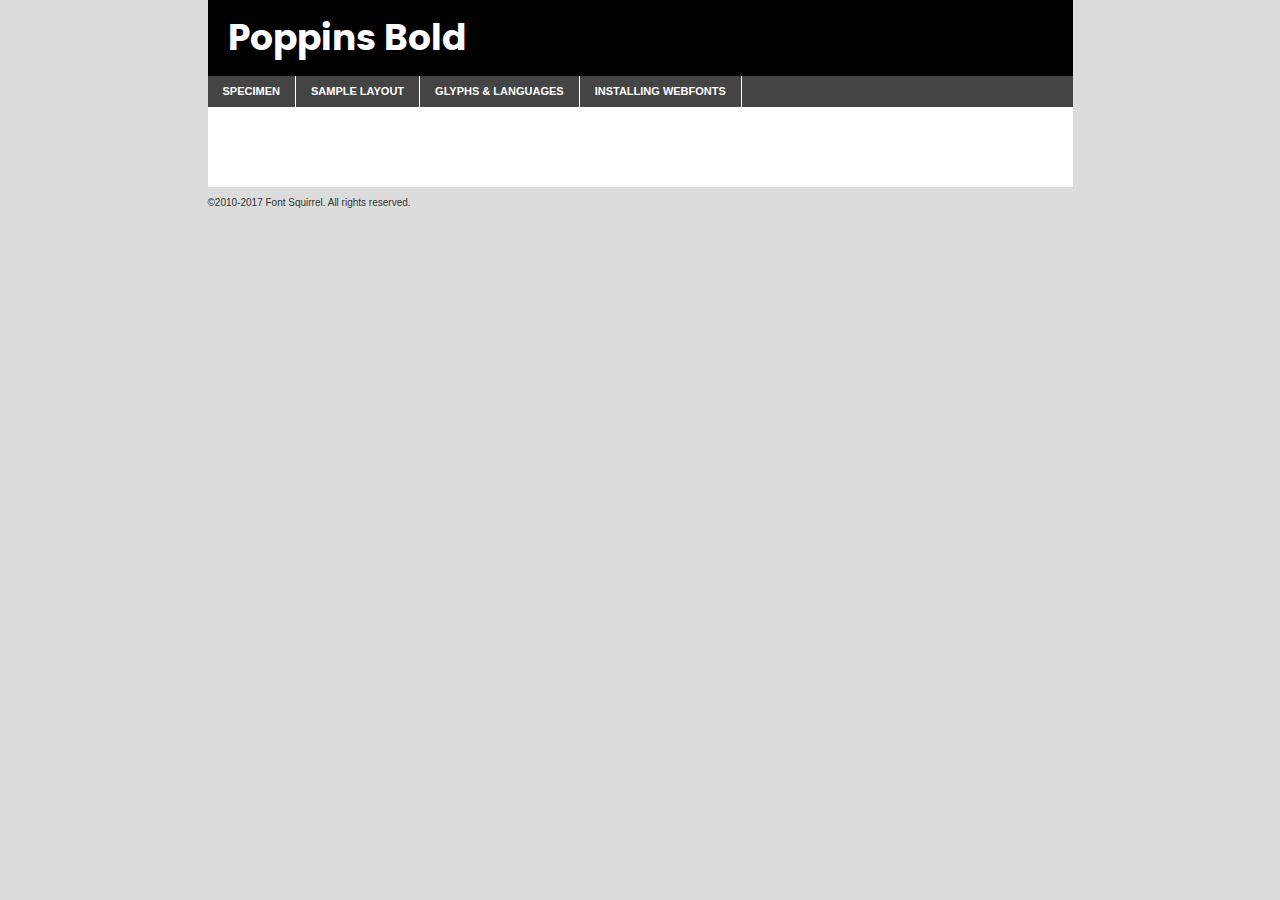
<file: Landing Page/Components/fonts/poppins-bold-demo.html>
<!DOCTYPE html PUBLIC "-//W3C//DTD XHTML 1.0 Transitional//EN"
	"http://www.w3.org/TR/xhtml1/DTD/xhtml1-transitional.dtd">

<html xmlns="http://www.w3.org/1999/xhtml" xml:lang="en" lang="en">
<head>
	<meta http-equiv="Content-Type" content="text/html; charset=utf-8" />
	<script src="http://ajax.googleapis.com/ajax/libs/jquery/1.7.2/jquery.min.js" type="text/javascript" charset="utf-8"></script>
	<script type="text/javascript">
	(function($){$.fn.easyTabs=function(option){var param=jQuery.extend({fadeSpeed:"fast",defaultContent:1,activeClass:'active'},option);$(this).each(function(){var thisId="#"+this.id;if(param.defaultContent==''){param.defaultContent=1;}
	if(typeof param.defaultContent=="number")
	{var defaultTab=$(thisId+" .tabs li:eq("+(param.defaultContent-1)+") a").attr('href').substr(1);}else{var defaultTab=param.defaultContent;}
	$(thisId+" .tabs li a").each(function(){var tabToHide=$(this).attr('href').substr(1);$("#"+tabToHide).addClass('easytabs-tab-content');});hideAll();changeContent(defaultTab);function hideAll(){$(thisId+" .easytabs-tab-content").hide();}
	function changeContent(tabId){hideAll();$(thisId+" .tabs li").removeClass(param.activeClass);$(thisId+" .tabs li a[href=#"+tabId+"]").closest('li').addClass(param.activeClass);if(param.fadeSpeed!="none")
	{$(thisId+" #"+tabId).fadeIn(param.fadeSpeed);}else{$(thisId+" #"+tabId).show();}}
	$(thisId+" .tabs li").click(function(){var tabId=$(this).find('a').attr('href').substr(1);changeContent(tabId);return false;});});}})(jQuery);
	</script>
	<link rel="stylesheet" href="specimen_files/specimen_stylesheet.css" type="text/css" charset="utf-8" />
	<link rel="stylesheet" href="stylesheet.css" type="text/css" charset="utf-8" />

	<style type="text/css">
					body{
				font-family: 'poppinsbold';
							}
		</style>

	<title>Poppins Bold Specimen</title>
	
	
	<script type="text/javascript" charset="utf-8">
		$(document).ready(function() {
			$('#container').easyTabs({defaultContent:1});
		});
	</script>
</head>

<body>
<div id="container">
	<div id="header">
		Poppins Bold	</div>
	<ul class="tabs">
		<li><a href="#specimen">Specimen</a></li>
		<li><a href="#layout">Sample Layout</a></li>
				<li><a href="#glyphs">Glyphs &amp; Languages</a></li>
		<li><a href="#installing">Installing Webfonts</a></li>
		
	</ul>
	
	<div id="main_content">

		
			<div id="specimen">
		
				<div class="section">
					<div class="grid12 firstcol">
						<div class="huge">AaBb</div>
					</div>
				</div>
		
				<div class="section">
					<div class="glyph_range">A&#x200B;B&#x200b;C&#x200b;D&#x200b;E&#x200b;F&#x200b;G&#x200b;H&#x200b;I&#x200b;J&#x200b;K&#x200b;L&#x200b;M&#x200b;N&#x200b;O&#x200b;P&#x200b;Q&#x200b;R&#x200b;S&#x200b;T&#x200b;U&#x200b;V&#x200b;W&#x200b;X&#x200b;Y&#x200b;Z&#x200b;a&#x200b;b&#x200b;c&#x200b;d&#x200b;e&#x200b;f&#x200b;g&#x200b;h&#x200b;i&#x200b;j&#x200b;k&#x200b;l&#x200b;m&#x200b;n&#x200b;o&#x200b;p&#x200b;q&#x200b;r&#x200b;s&#x200b;t&#x200b;u&#x200b;v&#x200b;w&#x200b;x&#x200b;y&#x200b;z&#x200b;1&#x200b;2&#x200b;3&#x200b;4&#x200b;5&#x200b;6&#x200b;7&#x200b;8&#x200b;9&#x200b;0&#x200b;&amp;&#x200b;.&#x200b;,&#x200b;?&#x200b;!&#x200b;&#64;&#x200b;(&#x200b;)&#x200b;#&#x200b;$&#x200b;%&#x200b;*&#x200b;+&#x200b;-&#x200b;=&#x200b;:&#x200b;;</div>
				</div>
				<div class="section">
					<div class="grid12 firstcol">
						<table class="sample_table">
							<tr><td>10</td><td class="size10">abcdefghijklmnopqrstuvwxyzABCDEFGHIJKLMNOPQRSTUVWXYZ0123456789abcdefghijklmnopqrstuvwxyzABCDEFGHIJKLMNOPQRSTUVWXYZ0123456789abcdefghijklmnopqrstuvwxyzABCDEFGHIJKLMNOPQRSTUVWXYZ</td></tr>
							<tr><td>11</td><td class="size11">abcdefghijklmnopqrstuvwxyzABCDEFGHIJKLMNOPQRSTUVWXYZ0123456789abcdefghijklmnopqrstuvwxyzABCDEFGHIJKLMNOPQRSTUVWXYZ0123456789abcdefghijklmnopqrstuvwxyzABCDEFGHIJKLMNOPQRSTUVWXYZ</td></tr>
							<tr><td>12</td><td class="size12">abcdefghijklmnopqrstuvwxyzABCDEFGHIJKLMNOPQRSTUVWXYZ0123456789abcdefghijklmnopqrstuvwxyzABCDEFGHIJKLMNOPQRSTUVWXYZ0123456789abcdefghijklmnopqrstuvwxyzABCDEFGHIJKLMNOPQRSTUVWXYZ</td></tr>
							<tr><td>13</td><td class="size13">abcdefghijklmnopqrstuvwxyzABCDEFGHIJKLMNOPQRSTUVWXYZ0123456789abcdefghijklmnopqrstuvwxyzABCDEFGHIJKLMNOPQRSTUVWXYZ0123456789abcdefghijklmnopqrstuvwxyzABCDEFGHIJKLMNOPQRSTUVWXYZ</td></tr>
							<tr><td>14</td><td class="size14">abcdefghijklmnopqrstuvwxyzABCDEFGHIJKLMNOPQRSTUVWXYZ0123456789abcdefghijklmnopqrstuvwxyzABCDEFGHIJKLMNOPQRSTUVWXYZ0123456789abcdefghijklmnopqrstuvwxyzABCDEFGHIJKLMNOPQRSTUVWXYZ</td></tr>
							<tr><td>16</td><td class="size16">abcdefghijklmnopqrstuvwxyzABCDEFGHIJKLMNOPQRSTUVWXYZ0123456789abcdefghijklmnopqrstuvwxyzABCDEFGHIJKLMNOPQRSTUVWXYZ</td></tr>
							<tr><td>18</td><td class="size18">abcdefghijklmnopqrstuvwxyzABCDEFGHIJKLMNOPQRSTUVWXYZ0123456789abcdefghijklmnopqrstuvwxyzABCDEFGHIJKLMNOPQRSTUVWXYZ</td></tr>
							<tr><td>20</td><td class="size20">abcdefghijklmnopqrstuvwxyzABCDEFGHIJKLMNOPQRSTUVWXYZ0123456789abcdefghijklmnopqrstuvwxyzABCDEFGHIJKLMNOPQRSTUVWXYZ</td></tr>
							<tr><td>24</td><td class="size24">abcdefghijklmnopqrstuvwxyzABCDEFGHIJKLMNOPQRSTUVWXYZ0123456789abcdefghijklmnopqrstuvwxyzABCDEFGHIJKLMNOPQRSTUVWXYZ</td></tr>
							<tr><td>30</td><td class="size30">abcdefghijklmnopqrstuvwxyzABCDEFGHIJKLMNOPQRSTUVWXYZ0123456789abcdefghijklmnopqrstuvwxyzABCDEFGHIJKLMNOPQRSTUVWXYZ</td></tr>
							<tr><td>36</td><td class="size36">abcdefghijklmnopqrstuvwxyzABCDEFGHIJKLMNOPQRSTUVWXYZ0123456789abcdefghijklmnopqrstuvwxyzABCDEFGHIJKLMNOPQRSTUVWXYZ</td></tr>
							<tr><td>48</td><td class="size48">abcdefghijklmnopqrstuvwxyzABCDEFGHIJKLMNOPQRSTUVWXYZ0123456789abcdefghijklmnopqrstuvwxyzABCDEFGHIJKLMNOPQRSTUVWXYZ</td></tr>
							<tr><td>60</td><td class="size60">abcdefghijklmnopqrstuvwxyzABCDEFGHIJKLMNOPQRSTUVWXYZ0123456789abcdefghijklmnopqrstuvwxyzABCDEFGHIJKLMNOPQRSTUVWXYZ</td></tr>
							<tr><td>72</td><td class="size72">abcdefghijklmnopqrstuvwxyzABCDEFGHIJKLMNOPQRSTUVWXYZ0123456789abcdefghijklmnopqrstuvwxyzABCDEFGHIJKLMNOPQRSTUVWXYZ</td></tr>
							<tr><td>90</td><td class="size90">abcdefghijklmnopqrstuvwxyzABCDEFGHIJKLMNOPQRSTUVWXYZ0123456789abcdefghijklmnopqrstuvwxyzABCDEFGHIJKLMNOPQRSTUVWXYZ</td></tr>
						</table>
				
					</div>
			
				</div>
		
		
		
								<div class="section" id="bodycomparison">


										<div id="xheight">
				<div class="fontbody">&#x25FC;&#x25FC;&#x25FC;&#x25FC;&#x25FC;&#x25FC;&#x25FC;&#x25FC;&#x25FC;&#x25FC;&#x25FC;&#x25FC;&#x25FC;&#x25FC;&#x25FC;&#x25FC;&#x25FC;&#x25FC;&#x25FC;&#x25FC;&#x25FC;&#x25FC;&#x25FC;&#x25FC;&#x25FC;&#x25FC;&#x25FC;&#x25FC;&#x25FC;&#x25FC;&#x25FC;&#x25FC;&#x25FC;&#x25FC;&#x25FC;&#x25FC;&#x25FC;&#x25FC;&#x25FC;&#x25FC;&#x25FC;&#x25FC;&#x25FC;&#x25FC;&#x25FC;&#x25FC;&#x25FC;&#x25FC;&#x25FC;&#x25FC;&#x25FC;&#x25FC;&#x25FC;&#x25FC;&#x25FC;&#x25FC;&#x25FC;&#x25FC;&#x25FC;&#x25FC;&#x25FC;&#x25FC;&#x25FC;&#x25FC;&#x25FC;&#x25FC;&#x25FC;&#x25FC;&#x25FC;&#x25FC;&#x25FC;&#x25FC;&#x25FC;&#x25FC;&#x25FC;&#x25FC;&#x25FC;&#x25FC;&#x25FC;&#x25FC;&#x25FC;&#x25FC;&#x25FC;&#x25FC;&#x25FC;&#x25FC;&#x25FC;&#x25FC;&#x25FC;&#x25FC;&#x25FC;&#x25FC;&#x25FC;&#x25FC;&#x25FC;&#x25FC;&#x25FC;&#x25FC;&#x25FC;body</div><div class="arialbody">body</div><div class="verdanabody">body</div><div class="georgiabody">body</div></div>
										<div class="fontbody" style="z-index:1">
											body<span>Poppins Bold</span>
										</div>
										<div class="arialbody" style="z-index:1">
											body<span>Arial</span>
										</div>
										<div class="verdanabody" style="z-index:1">
											body<span>Verdana</span>
										</div>
										<div class="georgiabody" style="z-index:1">
											body<span>Georgia</span>
										</div>



								</div>
		
		
				<div class="section psample psample_row1" id="">
					
					<div class="grid2 firstcol">
						<p class="size10"><span>10.</span>Aenean lacinia bibendum nulla sed consectetur. Fusce dapibus, tellus ac cursus commodo, tortor mauris condimentum nibh, ut fermentum massa justo sit amet risus. Nullam id dolor id nibh ultricies vehicula ut id elit. Cum sociis natoque penatibus et magnis dis parturient montes, nascetur ridiculus mus. Nulla vitae elit libero, a pharetra augue.</p>
			
					</div>
					<div class="grid3">
						<p class="size11"><span>11.</span>Aenean lacinia bibendum nulla sed consectetur. Fusce dapibus, tellus ac cursus commodo, tortor mauris condimentum nibh, ut fermentum massa justo sit amet risus. Nullam id dolor id nibh ultricies vehicula ut id elit. Cum sociis natoque penatibus et magnis dis parturient montes, nascetur ridiculus mus. Nulla vitae elit libero, a pharetra augue.</p>
			
					</div>
					<div class="grid3">
						<p class="size12"><span>12.</span>Aenean lacinia bibendum nulla sed consectetur. Fusce dapibus, tellus ac cursus commodo, tortor mauris condimentum nibh, ut fermentum massa justo sit amet risus. Nullam id dolor id nibh ultricies vehicula ut id elit. Cum sociis natoque penatibus et magnis dis parturient montes, nascetur ridiculus mus. Nulla vitae elit libero, a pharetra augue.</p>
			
					</div>
					<div class="grid4">
						<p class="size13"><span>13.</span>Aenean lacinia bibendum nulla sed consectetur. Fusce dapibus, tellus ac cursus commodo, tortor mauris condimentum nibh, ut fermentum massa justo sit amet risus. Nullam id dolor id nibh ultricies vehicula ut id elit. Cum sociis natoque penatibus et magnis dis parturient montes, nascetur ridiculus mus. Nulla vitae elit libero, a pharetra augue.</p>
			
					</div>
					<div class="white_blend"></div>
					
				</div>
				<div class="section psample psample_row2" id="">
					<div class="grid3 firstcol">
						<p class="size14"><span>14.</span>Aenean lacinia bibendum nulla sed consectetur. Fusce dapibus, tellus ac cursus commodo, tortor mauris condimentum nibh, ut fermentum massa justo sit amet risus. Nullam id dolor id nibh ultricies vehicula ut id elit. Cum sociis natoque penatibus et magnis dis parturient montes, nascetur ridiculus mus. Nulla vitae elit libero, a pharetra augue.</p>
			
					</div>
					<div class="grid4">
						<p class="size16"><span>16.</span>Aenean lacinia bibendum nulla sed consectetur. Fusce dapibus, tellus ac cursus commodo, tortor mauris condimentum nibh, ut fermentum massa justo sit amet risus. Nullam id dolor id nibh ultricies vehicula ut id elit. Cum sociis natoque penatibus et magnis dis parturient montes, nascetur ridiculus mus. Nulla vitae elit libero, a pharetra augue.</p>
			
					</div>
					<div class="grid5">
						<p class="size18"><span>18.</span>Aenean lacinia bibendum nulla sed consectetur. Fusce dapibus, tellus ac cursus commodo, tortor mauris condimentum nibh, ut fermentum massa justo sit amet risus. Nullam id dolor id nibh ultricies vehicula ut id elit. Cum sociis natoque penatibus et magnis dis parturient montes, nascetur ridiculus mus. Nulla vitae elit libero, a pharetra augue.</p>
			
					</div>

					<div class="white_blend"></div>

				</div>
				
				<div class="section psample psample_row3" id="">
					<div class="grid5 firstcol">
						<p class="size20"><span>20.</span>Aenean lacinia bibendum nulla sed consectetur. Fusce dapibus, tellus ac cursus commodo, tortor mauris condimentum nibh, ut fermentum massa justo sit amet risus. Nullam id dolor id nibh ultricies vehicula ut id elit. Cum sociis natoque penatibus et magnis dis parturient montes, nascetur ridiculus mus. Nulla vitae elit libero, a pharetra augue.</p>
					</div>
					<div class="grid7">
						<p class="size24"><span>24.</span>Aenean lacinia bibendum nulla sed consectetur. Fusce dapibus, tellus ac cursus commodo, tortor mauris condimentum nibh, ut fermentum massa justo sit amet risus. Nullam id dolor id nibh ultricies vehicula ut id elit. Cum sociis natoque penatibus et magnis dis parturient montes, nascetur ridiculus mus. Nulla vitae elit libero, a pharetra augue.</p>
					</div>
					
					<div class="white_blend"></div>
					
				</div>
				
				<div class="section psample psample_row4" id="">
					<div class="grid12 firstcol">
						<p class="size30"><span>30.</span>Aenean lacinia bibendum nulla sed consectetur. Fusce dapibus, tellus ac cursus commodo, tortor mauris condimentum nibh, ut fermentum massa justo sit amet risus. Nullam id dolor id nibh ultricies vehicula ut id elit. Cum sociis natoque penatibus et magnis dis parturient montes, nascetur ridiculus mus. Nulla vitae elit libero, a pharetra augue.</p>
					</div>
					<div class="white_blend"></div>
					
				</div>
				
				
				
				<div class="section psample psample_row1 fullreverse">
					<div class="grid2 firstcol">
						<p class="size10"><span>10.</span>Aenean lacinia bibendum nulla sed consectetur. Fusce dapibus, tellus ac cursus commodo, tortor mauris condimentum nibh, ut fermentum massa justo sit amet risus. Nullam id dolor id nibh ultricies vehicula ut id elit. Cum sociis natoque penatibus et magnis dis parturient montes, nascetur ridiculus mus. Nulla vitae elit libero, a pharetra augue.</p>
			
					</div>
					<div class="grid3">
						<p class="size11"><span>11.</span>Aenean lacinia bibendum nulla sed consectetur. Fusce dapibus, tellus ac cursus commodo, tortor mauris condimentum nibh, ut fermentum massa justo sit amet risus. Nullam id dolor id nibh ultricies vehicula ut id elit. Cum sociis natoque penatibus et magnis dis parturient montes, nascetur ridiculus mus. Nulla vitae elit libero, a pharetra augue.</p>
			
					</div>
					<div class="grid3">
						<p class="size12"><span>12.</span>Aenean lacinia bibendum nulla sed consectetur. Fusce dapibus, tellus ac cursus commodo, tortor mauris condimentum nibh, ut fermentum massa justo sit amet risus. Nullam id dolor id nibh ultricies vehicula ut id elit. Cum sociis natoque penatibus et magnis dis parturient montes, nascetur ridiculus mus. Nulla vitae elit libero, a pharetra augue.</p>
			
					</div>
					<div class="grid4">
						<p class="size13"><span>13.</span>Aenean lacinia bibendum nulla sed consectetur. Fusce dapibus, tellus ac cursus commodo, tortor mauris condimentum nibh, ut fermentum massa justo sit amet risus. Nullam id dolor id nibh ultricies vehicula ut id elit. Cum sociis natoque penatibus et magnis dis parturient montes, nascetur ridiculus mus. Nulla vitae elit libero, a pharetra augue.</p>
			
					</div>
					<div class="black_blend"></div>
					
				</div>
				
				<div class="section psample psample_row2 fullreverse">
					<div class="grid3 firstcol">
						<p class="size14"><span>14.</span>Aenean lacinia bibendum nulla sed consectetur. Fusce dapibus, tellus ac cursus commodo, tortor mauris condimentum nibh, ut fermentum massa justo sit amet risus. Nullam id dolor id nibh ultricies vehicula ut id elit. Cum sociis natoque penatibus et magnis dis parturient montes, nascetur ridiculus mus. Nulla vitae elit libero, a pharetra augue.</p>
			
					</div>
					<div class="grid4">
						<p class="size16"><span>16.</span>Aenean lacinia bibendum nulla sed consectetur. Fusce dapibus, tellus ac cursus commodo, tortor mauris condimentum nibh, ut fermentum massa justo sit amet risus. Nullam id dolor id nibh ultricies vehicula ut id elit. Cum sociis natoque penatibus et magnis dis parturient montes, nascetur ridiculus mus. Nulla vitae elit libero, a pharetra augue.</p>
			
					</div>
					<div class="grid5">
						<p class="size18"><span>18.</span>Aenean lacinia bibendum nulla sed consectetur. Fusce dapibus, tellus ac cursus commodo, tortor mauris condimentum nibh, ut fermentum massa justo sit amet risus. Nullam id dolor id nibh ultricies vehicula ut id elit. Cum sociis natoque penatibus et magnis dis parturient montes, nascetur ridiculus mus. Nulla vitae elit libero, a pharetra augue.</p>
			
					</div>
					<div class="black_blend"></div>

				</div>
				
				<div class="section psample fullreverse psample_row3" id="">
					<div class="grid5 firstcol">
						<p class="size20"><span>20.</span>Aenean lacinia bibendum nulla sed consectetur. Fusce dapibus, tellus ac cursus commodo, tortor mauris condimentum nibh, ut fermentum massa justo sit amet risus. Nullam id dolor id nibh ultricies vehicula ut id elit. Cum sociis natoque penatibus et magnis dis parturient montes, nascetur ridiculus mus. Nulla vitae elit libero, a pharetra augue.</p>
					</div>
					<div class="grid7">
						<p class="size24"><span>24.</span>Aenean lacinia bibendum nulla sed consectetur. Fusce dapibus, tellus ac cursus commodo, tortor mauris condimentum nibh, ut fermentum massa justo sit amet risus. Nullam id dolor id nibh ultricies vehicula ut id elit. Cum sociis natoque penatibus et magnis dis parturient montes, nascetur ridiculus mus. Nulla vitae elit libero, a pharetra augue.</p>
					</div>
					
					<div class="black_blend"></div>
					
				</div>
				
				<div class="section psample fullreverse psample_row4" id="" style="border-bottom: 20px #000 solid;">
					<div class="grid12 firstcol">
						<p class="size30"><span>30.</span>Aenean lacinia bibendum nulla sed consectetur. Fusce dapibus, tellus ac cursus commodo, tortor mauris condimentum nibh, ut fermentum massa justo sit amet risus. Nullam id dolor id nibh ultricies vehicula ut id elit. Cum sociis natoque penatibus et magnis dis parturient montes, nascetur ridiculus mus. Nulla vitae elit libero, a pharetra augue.</p>
					</div>
					<div class="black_blend"></div>
					
				</div>
				
				
				
				
			</div>
			
			<div id="layout">
				
				<div class="section">
					
					<div class="grid12 firstcol">
						<h1>Lorem Ipsum Dolor</h1>
						<h2>Etiam porta sem malesuada magna mollis euismod</h2>
						
						<p class="byline">By <a href="#link">Aenean Lacinia</a></p>
					</div>
				</div>
				<div class="section">
					<div class="grid8 firstcol">
						<p class="large">Donec sed odio dui. Morbi leo risus, porta ac consectetur ac, vestibulum at eros. Fusce dapibus, tellus ac cursus commodo, tortor mauris condimentum nibh, ut fermentum massa justo sit amet risus. </p>

						
						<h3>Pellentesque ornare sem</h3>

						<p>Maecenas sed diam eget risus varius blandit sit amet non magna. Maecenas faucibus mollis interdum. Donec ullamcorper nulla non metus auctor fringilla. Nullam id dolor id nibh ultricies vehicula ut id elit. Nullam id dolor id nibh ultricies vehicula ut id elit. </p>

						<p>Aenean eu leo quam. Pellentesque ornare sem lacinia quam venenatis vestibulum. Lorem ipsum dolor sit amet, consectetur adipiscing elit. Cum sociis natoque penatibus et magnis dis parturient montes, nascetur ridiculus mus. </p>

						<p>Nulla vitae elit libero, a pharetra augue. Praesent commodo cursus magna, vel scelerisque nisl consectetur et. Aenean lacinia bibendum nulla sed consectetur. </p>

						<p>Nullam quis risus eget urna mollis ornare vel eu leo. Nullam quis risus eget urna mollis ornare vel eu leo. Maecenas sed diam eget risus varius blandit sit amet non magna. Donec ullamcorper nulla non metus auctor fringilla. </p>

						<h3>Cras mattis consectetur</h3>

						<p>Aenean eu leo quam. Pellentesque ornare sem lacinia quam venenatis vestibulum. Aenean lacinia bibendum nulla sed consectetur. Integer posuere erat a ante venenatis dapibus posuere velit aliquet. Cras mattis consectetur purus sit amet fermentum. </p>

						<p>Nullam id dolor id nibh ultricies vehicula ut id elit. Nullam quis risus eget urna mollis ornare vel eu leo. Cras mattis consectetur purus sit amet fermentum.</p>
					</div>
					
					<div class="grid4 sidebar">
						
						<div class="box reverse">
							<p class="last">Nullam quis risus eget urna mollis ornare vel eu leo. Donec ullamcorper nulla non metus auctor fringilla. Cras mattis consectetur purus sit amet fermentum. Sed posuere consectetur est at lobortis. Lorem ipsum dolor sit amet, consectetur adipiscing elit. </p>
						</div>
						
						<p class="caption">Maecenas sed diam eget risus varius.</p>

						<p>Vestibulum id ligula porta felis euismod semper. Integer posuere erat a ante venenatis dapibus posuere velit aliquet. Vestibulum id ligula porta felis euismod semper. Sed posuere consectetur est at lobortis. Maecenas sed diam eget risus varius blandit sit amet non magna. Fusce dapibus, tellus ac cursus commodo, tortor mauris condimentum nibh, ut fermentum massa justo sit amet risus. </p>

					

						<p>Duis mollis, est non commodo luctus, nisi erat porttitor ligula, eget lacinia odio sem nec elit. Aenean lacinia bibendum nulla sed consectetur. Vivamus sagittis lacus vel augue laoreet rutrum faucibus dolor auctor. Aenean lacinia bibendum nulla sed consectetur. Nullam quis risus eget urna mollis ornare vel eu leo. </p>

						<p>Praesent commodo cursus magna, vel scelerisque nisl consectetur et. Donec ullamcorper nulla non metus auctor fringilla. Maecenas faucibus mollis interdum. Fusce dapibus, tellus ac cursus commodo, tortor mauris condimentum nibh, ut fermentum massa justo sit amet risus. </p>

					</div>
				</div>
				
			</div>


			



		<div id="glyphs">
			<div class="section">
				<div class="grid12 firstcol">
			
				<h1>Language Support</h1>
				<p>The subset of Poppins Bold in this kit supports the following languages:<br />
			
					Albanian, Basque, Breton, Chamorro, Danish, Dutch, English, Faroese, Finnish, French, Frisian, Galician, German, Icelandic, Italian, Malagasy, Norwegian, Portuguese, Spanish, Alsatian, Aragonese, Arapaho, Arrernte, Asturian, Aymara, Bislama, Cebuano, Corsican, Fijian, French_creole, Genoese, Gilbertese, Greenlandic, Haitian_creole, Hiligaynon, Hmong, Hopi, Ibanag, Iloko_ilokano, Indonesian, Interglossa_glosa, Interlingua, Irish_gaelic, Jerriais, Lojban, Lombard, Luxembourgeois, Manx, Mohawk, Norfolk_pitcairnese, Occitan, Oromo, Pangasinan, Papiamento, Piedmontese, Potawatomi, Rhaeto-romance, Romansh, Rotokas, Sami_lule, Samoan, Sardinian, Scots_gaelic, Seychelles_creole, Shona, Sicilian, Somali, Southern_ndebele, Swahili, Swati_swazi, Tagalog_filipino_pilipino, Tetum, Tok_pisin, Uyghur_latinized, Volapuk, Walloon, Warlpiri, Xhosa, Yapese, Zulu, Latinbasic, Ubasic, Demo				</p>
				<h1>Glyph Chart</h1>
				<p>The subset of Poppins Bold in this kit includes all the glyphs listed below. Unicode entities are included above each glyph to help you insert individual characters into your layout.</p>
				<div id="glyph_chart">
			
																														 <div><p>&amp;#13;</p>&#13;</div>
																				 <div><p>&amp;#32;</p>&#32;</div>
																				 <div><p>&amp;#33;</p>&#33;</div>
																				 <div><p>&amp;#34;</p>&#34;</div>
																				 <div><p>&amp;#35;</p>&#35;</div>
																				 <div><p>&amp;#36;</p>&#36;</div>
																				 <div><p>&amp;#37;</p>&#37;</div>
																				 <div><p>&amp;#38;</p>&#38;</div>
																				 <div><p>&amp;#39;</p>&#39;</div>
																				 <div><p>&amp;#40;</p>&#40;</div>
																				 <div><p>&amp;#41;</p>&#41;</div>
																				 <div><p>&amp;#42;</p>&#42;</div>
																				 <div><p>&amp;#43;</p>&#43;</div>
																				 <div><p>&amp;#44;</p>&#44;</div>
																				 <div><p>&amp;#45;</p>&#45;</div>
																				 <div><p>&amp;#46;</p>&#46;</div>
																				 <div><p>&amp;#47;</p>&#47;</div>
																				 <div><p>&amp;#48;</p>&#48;</div>
																				 <div><p>&amp;#49;</p>&#49;</div>
																				 <div><p>&amp;#50;</p>&#50;</div>
																				 <div><p>&amp;#51;</p>&#51;</div>
																				 <div><p>&amp;#52;</p>&#52;</div>
																				 <div><p>&amp;#53;</p>&#53;</div>
																				 <div><p>&amp;#54;</p>&#54;</div>
																				 <div><p>&amp;#55;</p>&#55;</div>
																				 <div><p>&amp;#56;</p>&#56;</div>
																				 <div><p>&amp;#57;</p>&#57;</div>
																				 <div><p>&amp;#58;</p>&#58;</div>
																				 <div><p>&amp;#59;</p>&#59;</div>
																				 <div><p>&amp;#60;</p>&#60;</div>
																				 <div><p>&amp;#61;</p>&#61;</div>
																				 <div><p>&amp;#62;</p>&#62;</div>
																				 <div><p>&amp;#63;</p>&#63;</div>
																				 <div><p>&amp;#64;</p>&#64;</div>
																				 <div><p>&amp;#65;</p>&#65;</div>
																				 <div><p>&amp;#66;</p>&#66;</div>
																				 <div><p>&amp;#67;</p>&#67;</div>
																				 <div><p>&amp;#68;</p>&#68;</div>
																				 <div><p>&amp;#69;</p>&#69;</div>
																				 <div><p>&amp;#70;</p>&#70;</div>
																				 <div><p>&amp;#71;</p>&#71;</div>
																				 <div><p>&amp;#72;</p>&#72;</div>
																				 <div><p>&amp;#73;</p>&#73;</div>
																				 <div><p>&amp;#74;</p>&#74;</div>
																				 <div><p>&amp;#75;</p>&#75;</div>
																				 <div><p>&amp;#76;</p>&#76;</div>
																				 <div><p>&amp;#77;</p>&#77;</div>
																				 <div><p>&amp;#78;</p>&#78;</div>
																				 <div><p>&amp;#79;</p>&#79;</div>
																				 <div><p>&amp;#80;</p>&#80;</div>
																				 <div><p>&amp;#81;</p>&#81;</div>
																				 <div><p>&amp;#82;</p>&#82;</div>
																				 <div><p>&amp;#83;</p>&#83;</div>
																				 <div><p>&amp;#84;</p>&#84;</div>
																				 <div><p>&amp;#85;</p>&#85;</div>
																				 <div><p>&amp;#86;</p>&#86;</div>
																				 <div><p>&amp;#87;</p>&#87;</div>
																				 <div><p>&amp;#88;</p>&#88;</div>
																				 <div><p>&amp;#89;</p>&#89;</div>
																				 <div><p>&amp;#90;</p>&#90;</div>
																				 <div><p>&amp;#91;</p>&#91;</div>
																				 <div><p>&amp;#92;</p>&#92;</div>
																				 <div><p>&amp;#93;</p>&#93;</div>
																				 <div><p>&amp;#94;</p>&#94;</div>
																				 <div><p>&amp;#95;</p>&#95;</div>
																				 <div><p>&amp;#96;</p>&#96;</div>
																				 <div><p>&amp;#97;</p>&#97;</div>
																				 <div><p>&amp;#98;</p>&#98;</div>
																				 <div><p>&amp;#99;</p>&#99;</div>
																				 <div><p>&amp;#100;</p>&#100;</div>
																				 <div><p>&amp;#101;</p>&#101;</div>
																				 <div><p>&amp;#102;</p>&#102;</div>
																				 <div><p>&amp;#103;</p>&#103;</div>
																				 <div><p>&amp;#104;</p>&#104;</div>
																				 <div><p>&amp;#105;</p>&#105;</div>
																				 <div><p>&amp;#106;</p>&#106;</div>
																				 <div><p>&amp;#107;</p>&#107;</div>
																				 <div><p>&amp;#108;</p>&#108;</div>
																				 <div><p>&amp;#109;</p>&#109;</div>
																				 <div><p>&amp;#110;</p>&#110;</div>
																				 <div><p>&amp;#111;</p>&#111;</div>
																				 <div><p>&amp;#112;</p>&#112;</div>
																				 <div><p>&amp;#113;</p>&#113;</div>
																				 <div><p>&amp;#114;</p>&#114;</div>
																				 <div><p>&amp;#115;</p>&#115;</div>
																				 <div><p>&amp;#116;</p>&#116;</div>
																				 <div><p>&amp;#117;</p>&#117;</div>
																				 <div><p>&amp;#118;</p>&#118;</div>
																				 <div><p>&amp;#119;</p>&#119;</div>
																				 <div><p>&amp;#120;</p>&#120;</div>
																				 <div><p>&amp;#121;</p>&#121;</div>
																				 <div><p>&amp;#122;</p>&#122;</div>
																				 <div><p>&amp;#123;</p>&#123;</div>
																				 <div><p>&amp;#124;</p>&#124;</div>
																				 <div><p>&amp;#125;</p>&#125;</div>
																				 <div><p>&amp;#126;</p>&#126;</div>
																				 <div><p>&amp;#160;</p>&#160;</div>
																				 <div><p>&amp;#161;</p>&#161;</div>
																				 <div><p>&amp;#162;</p>&#162;</div>
																				 <div><p>&amp;#163;</p>&#163;</div>
																				 <div><p>&amp;#164;</p>&#164;</div>
																				 <div><p>&amp;#165;</p>&#165;</div>
																				 <div><p>&amp;#166;</p>&#166;</div>
																				 <div><p>&amp;#167;</p>&#167;</div>
																				 <div><p>&amp;#168;</p>&#168;</div>
																				 <div><p>&amp;#169;</p>&#169;</div>
																				 <div><p>&amp;#170;</p>&#170;</div>
																				 <div><p>&amp;#171;</p>&#171;</div>
																				 <div><p>&amp;#172;</p>&#172;</div>
																				 <div><p>&amp;#173;</p>&#173;</div>
																				 <div><p>&amp;#174;</p>&#174;</div>
																				 <div><p>&amp;#175;</p>&#175;</div>
																				 <div><p>&amp;#176;</p>&#176;</div>
																				 <div><p>&amp;#177;</p>&#177;</div>
																				 <div><p>&amp;#178;</p>&#178;</div>
																				 <div><p>&amp;#179;</p>&#179;</div>
																				 <div><p>&amp;#180;</p>&#180;</div>
																				 <div><p>&amp;#181;</p>&#181;</div>
																				 <div><p>&amp;#182;</p>&#182;</div>
																				 <div><p>&amp;#183;</p>&#183;</div>
																				 <div><p>&amp;#184;</p>&#184;</div>
																				 <div><p>&amp;#185;</p>&#185;</div>
																				 <div><p>&amp;#186;</p>&#186;</div>
																				 <div><p>&amp;#187;</p>&#187;</div>
																				 <div><p>&amp;#188;</p>&#188;</div>
																				 <div><p>&amp;#189;</p>&#189;</div>
																				 <div><p>&amp;#190;</p>&#190;</div>
																				 <div><p>&amp;#191;</p>&#191;</div>
																				 <div><p>&amp;#192;</p>&#192;</div>
																				 <div><p>&amp;#193;</p>&#193;</div>
																				 <div><p>&amp;#194;</p>&#194;</div>
																				 <div><p>&amp;#195;</p>&#195;</div>
																				 <div><p>&amp;#196;</p>&#196;</div>
																				 <div><p>&amp;#197;</p>&#197;</div>
																				 <div><p>&amp;#198;</p>&#198;</div>
																				 <div><p>&amp;#199;</p>&#199;</div>
																				 <div><p>&amp;#200;</p>&#200;</div>
																				 <div><p>&amp;#201;</p>&#201;</div>
																				 <div><p>&amp;#202;</p>&#202;</div>
																				 <div><p>&amp;#203;</p>&#203;</div>
																				 <div><p>&amp;#204;</p>&#204;</div>
																				 <div><p>&amp;#205;</p>&#205;</div>
																				 <div><p>&amp;#206;</p>&#206;</div>
																				 <div><p>&amp;#207;</p>&#207;</div>
																				 <div><p>&amp;#208;</p>&#208;</div>
																				 <div><p>&amp;#209;</p>&#209;</div>
																				 <div><p>&amp;#210;</p>&#210;</div>
																				 <div><p>&amp;#211;</p>&#211;</div>
																				 <div><p>&amp;#212;</p>&#212;</div>
																				 <div><p>&amp;#213;</p>&#213;</div>
																				 <div><p>&amp;#214;</p>&#214;</div>
																				 <div><p>&amp;#215;</p>&#215;</div>
																				 <div><p>&amp;#216;</p>&#216;</div>
																				 <div><p>&amp;#217;</p>&#217;</div>
																				 <div><p>&amp;#218;</p>&#218;</div>
																				 <div><p>&amp;#219;</p>&#219;</div>
																				 <div><p>&amp;#220;</p>&#220;</div>
																				 <div><p>&amp;#221;</p>&#221;</div>
																				 <div><p>&amp;#222;</p>&#222;</div>
																				 <div><p>&amp;#223;</p>&#223;</div>
																				 <div><p>&amp;#224;</p>&#224;</div>
																				 <div><p>&amp;#225;</p>&#225;</div>
																				 <div><p>&amp;#226;</p>&#226;</div>
																				 <div><p>&amp;#227;</p>&#227;</div>
																				 <div><p>&amp;#228;</p>&#228;</div>
																				 <div><p>&amp;#229;</p>&#229;</div>
																				 <div><p>&amp;#230;</p>&#230;</div>
																				 <div><p>&amp;#231;</p>&#231;</div>
																				 <div><p>&amp;#232;</p>&#232;</div>
																				 <div><p>&amp;#233;</p>&#233;</div>
																				 <div><p>&amp;#234;</p>&#234;</div>
																				 <div><p>&amp;#235;</p>&#235;</div>
																				 <div><p>&amp;#236;</p>&#236;</div>
																				 <div><p>&amp;#237;</p>&#237;</div>
																				 <div><p>&amp;#238;</p>&#238;</div>
																				 <div><p>&amp;#239;</p>&#239;</div>
																				 <div><p>&amp;#240;</p>&#240;</div>
																				 <div><p>&amp;#241;</p>&#241;</div>
																				 <div><p>&amp;#242;</p>&#242;</div>
																				 <div><p>&amp;#243;</p>&#243;</div>
																				 <div><p>&amp;#244;</p>&#244;</div>
																				 <div><p>&amp;#245;</p>&#245;</div>
																				 <div><p>&amp;#246;</p>&#246;</div>
																				 <div><p>&amp;#247;</p>&#247;</div>
																				 <div><p>&amp;#248;</p>&#248;</div>
																				 <div><p>&amp;#249;</p>&#249;</div>
																				 <div><p>&amp;#250;</p>&#250;</div>
																				 <div><p>&amp;#251;</p>&#251;</div>
																				 <div><p>&amp;#252;</p>&#252;</div>
																				 <div><p>&amp;#253;</p>&#253;</div>
																				 <div><p>&amp;#254;</p>&#254;</div>
																				 <div><p>&amp;#255;</p>&#255;</div>
																				 <div><p>&amp;#338;</p>&#338;</div>
																				 <div><p>&amp;#339;</p>&#339;</div>
																				 <div><p>&amp;#376;</p>&#376;</div>
																				 <div><p>&amp;#710;</p>&#710;</div>
																				 <div><p>&amp;#732;</p>&#732;</div>
																				 <div><p>&amp;#8192;</p>&#8192;</div>
																				 <div><p>&amp;#8193;</p>&#8193;</div>
																				 <div><p>&amp;#8194;</p>&#8194;</div>
																				 <div><p>&amp;#8195;</p>&#8195;</div>
																				 <div><p>&amp;#8196;</p>&#8196;</div>
																				 <div><p>&amp;#8197;</p>&#8197;</div>
																				 <div><p>&amp;#8198;</p>&#8198;</div>
																				 <div><p>&amp;#8199;</p>&#8199;</div>
																				 <div><p>&amp;#8200;</p>&#8200;</div>
																				 <div><p>&amp;#8201;</p>&#8201;</div>
																				 <div><p>&amp;#8202;</p>&#8202;</div>
																				 <div><p>&amp;#8208;</p>&#8208;</div>
																				 <div><p>&amp;#8209;</p>&#8209;</div>
																				 <div><p>&amp;#8210;</p>&#8210;</div>
																				 <div><p>&amp;#8211;</p>&#8211;</div>
																				 <div><p>&amp;#8212;</p>&#8212;</div>
																				 <div><p>&amp;#8216;</p>&#8216;</div>
																				 <div><p>&amp;#8217;</p>&#8217;</div>
																				 <div><p>&amp;#8218;</p>&#8218;</div>
																				 <div><p>&amp;#8220;</p>&#8220;</div>
																				 <div><p>&amp;#8221;</p>&#8221;</div>
																				 <div><p>&amp;#8222;</p>&#8222;</div>
																				 <div><p>&amp;#8226;</p>&#8226;</div>
																				 <div><p>&amp;#8230;</p>&#8230;</div>
																				 <div><p>&amp;#8239;</p>&#8239;</div>
																				 <div><p>&amp;#8249;</p>&#8249;</div>
																				 <div><p>&amp;#8250;</p>&#8250;</div>
																				 <div><p>&amp;#8287;</p>&#8287;</div>
																				 <div><p>&amp;#8364;</p>&#8364;</div>
																				 <div><p>&amp;#8482;</p>&#8482;</div>
																				 <div><p>&amp;#64257;</p>&#64257;</div>
																				 <div><p>&amp;#64258;</p>&#64258;</div>
																																																</div>	
				</div>
		
		
			</div>
		</div>
		
		
		<div id="specs">
			
		</div>
	
		<div id="installing">
			<div class="section">
				<div class="grid7 firstcol">
					<h1>Installing Webfonts</h1>
					
					<p>Webfonts are supported by all major browser platforms but not all in the same way. There are currently four different font formats that must be included in order to target all browsers. This includes TTF, WOFF, EOT and SVG.</p>
					
					<h2>1. Upload your webfonts</h2>
					<p>You must upload your webfont kit to your website. They should be in or near the same directory as your CSS files.</p>
					
					<h2>2. Include the webfont stylesheet</h2>
					<p>A special CSS @font-face declaration helps the various browsers select the appropriate font it needs without causing you a bunch of headaches. Learn more about this syntax by reading the <a href="https://www.fontspring.com/blog/further-hardening-of-the-bulletproof-syntax">Fontspring blog post</a> about it. The code for it is as follows:</p>


<code>
@font-face{ 
	font-family: 'MyWebFont';
	src: url('WebFont.eot');
	src: url('WebFont.eot?#iefix') format('embedded-opentype'),
	     url('WebFont.woff') format('woff'),
	     url('WebFont.ttf') format('truetype'),
	     url('WebFont.svg#webfont') format('svg');
}
</code>

	<p>We've already gone ahead and generated the code for you. All you have to do is link to the stylesheet in your HTML, like this:</p>
	<code>&lt;link rel=&quot;stylesheet&quot; href=&quot;stylesheet.css&quot; type=&quot;text/css&quot; charset=&quot;utf-8&quot; /&gt;</code>

					<h2>3. Modify your own stylesheet</h2>
					<p>To take advantage of your new fonts, you must tell your stylesheet to use them. Look at the original @font-face declaration above and find the property called "font-family." The name linked there will be what you use to reference the font. Prepend that webfont name to the font stack in the "font-family" property, inside the selector you want to change. For example:</p>
<code>p { font-family: 'WebFont', Arial, sans-serif; }</code>

<h2>4. Test</h2>
<p>Getting webfonts to work cross-browser <em>can</em> be tricky. Use the information in the sidebar to help you if you find that fonts aren't loading in a particular browser.</p>
				</div>
				
				<div class="grid5 sidebar">
					<div class="box">
						<h2>Troubleshooting<br />Font-Face Problems</h2>
						<p>Having trouble getting your webfonts to load in your new website? Here are some tips to sort out what might be the problem.</p>

						<h3>Fonts not showing in any browser</h3>

						<p>This sounds like you need to work on the plumbing. You either did not upload the fonts to the correct directory, or you did not link the fonts properly in the CSS. If you've confirmed that all this is correct and you still have a problem, take a look at your .htaccess file and see if requests are getting intercepted.</p>

						<h3>Fonts not loading in iPhone or iPad</h3>

						<p>The most common problem here is that you are serving the fonts from an IIS server. IIS refuses to serve files that have unknown MIME types. If that is the case, you must set the MIME type for SVG to "image/svg+xml" in the server settings. Follow these instructions from Microsoft if you need help.</p>

						<h3>Fonts not loading in Firefox</h3>

						<p>The primary reason for this failure? You are still using a version Firefox older than 3.5. So upgrade already! If that isn't it, then you are very likely serving fonts from a different domain. Firefox requires that all font assets be served from the same domain. Lastly it is possible that you need to add WOFF to your list of MIME types (if you are serving via IIS.)</p>

						<h3>Fonts not loading in IE</h3>

						<p>Are you looking at Internet Explorer on an actual Windows machine or are you cheating by using a service like Adobe BrowserLab? Many of these screenshot services do not render @font-face for IE. Best to test it on a real machine.</p>

						<h3>Fonts not loading in IE9</h3>

						<p>IE9, like Firefox, requires that fonts be served from the same domain as the website. Make sure that is the case.</p>
					</div>
				</div>
			</div>
			
		</div>
	
	</div>
	<div id="footer">
		<p>&copy;2010-2017 Font Squirrel. All rights reserved.</p>
	</div>
</div>
</body>
</html>
</file>
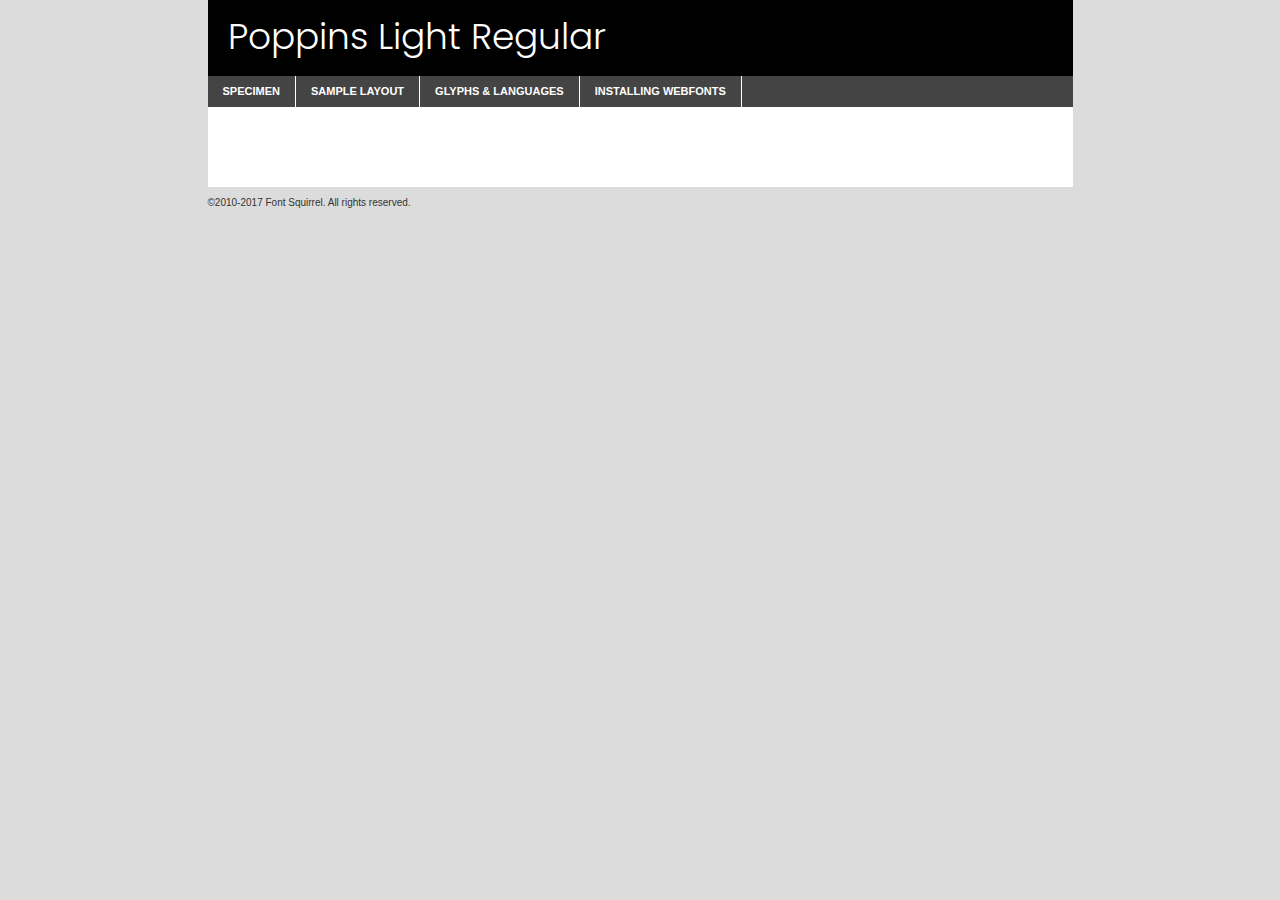
<file: Landing Page/Components/fonts/poppins-light-demo.html>
<!DOCTYPE html PUBLIC "-//W3C//DTD XHTML 1.0 Transitional//EN"
	"http://www.w3.org/TR/xhtml1/DTD/xhtml1-transitional.dtd">

<html xmlns="http://www.w3.org/1999/xhtml" xml:lang="en" lang="en">
<head>
	<meta http-equiv="Content-Type" content="text/html; charset=utf-8" />
	<script src="http://ajax.googleapis.com/ajax/libs/jquery/1.7.2/jquery.min.js" type="text/javascript" charset="utf-8"></script>
	<script type="text/javascript">
	(function($){$.fn.easyTabs=function(option){var param=jQuery.extend({fadeSpeed:"fast",defaultContent:1,activeClass:'active'},option);$(this).each(function(){var thisId="#"+this.id;if(param.defaultContent==''){param.defaultContent=1;}
	if(typeof param.defaultContent=="number")
	{var defaultTab=$(thisId+" .tabs li:eq("+(param.defaultContent-1)+") a").attr('href').substr(1);}else{var defaultTab=param.defaultContent;}
	$(thisId+" .tabs li a").each(function(){var tabToHide=$(this).attr('href').substr(1);$("#"+tabToHide).addClass('easytabs-tab-content');});hideAll();changeContent(defaultTab);function hideAll(){$(thisId+" .easytabs-tab-content").hide();}
	function changeContent(tabId){hideAll();$(thisId+" .tabs li").removeClass(param.activeClass);$(thisId+" .tabs li a[href=#"+tabId+"]").closest('li').addClass(param.activeClass);if(param.fadeSpeed!="none")
	{$(thisId+" #"+tabId).fadeIn(param.fadeSpeed);}else{$(thisId+" #"+tabId).show();}}
	$(thisId+" .tabs li").click(function(){var tabId=$(this).find('a').attr('href').substr(1);changeContent(tabId);return false;});});}})(jQuery);
	</script>
	<link rel="stylesheet" href="specimen_files/specimen_stylesheet.css" type="text/css" charset="utf-8" />
	<link rel="stylesheet" href="stylesheet.css" type="text/css" charset="utf-8" />

	<style type="text/css">
					body{
				font-family: 'poppinslight';
							}
		</style>

	<title>Poppins Light Regular Specimen</title>
	
	
	<script type="text/javascript" charset="utf-8">
		$(document).ready(function() {
			$('#container').easyTabs({defaultContent:1});
		});
	</script>
</head>

<body>
<div id="container">
	<div id="header">
		Poppins Light Regular	</div>
	<ul class="tabs">
		<li><a href="#specimen">Specimen</a></li>
		<li><a href="#layout">Sample Layout</a></li>
				<li><a href="#glyphs">Glyphs &amp; Languages</a></li>
		<li><a href="#installing">Installing Webfonts</a></li>
		
	</ul>
	
	<div id="main_content">

		
			<div id="specimen">
		
				<div class="section">
					<div class="grid12 firstcol">
						<div class="huge">AaBb</div>
					</div>
				</div>
		
				<div class="section">
					<div class="glyph_range">A&#x200B;B&#x200b;C&#x200b;D&#x200b;E&#x200b;F&#x200b;G&#x200b;H&#x200b;I&#x200b;J&#x200b;K&#x200b;L&#x200b;M&#x200b;N&#x200b;O&#x200b;P&#x200b;Q&#x200b;R&#x200b;S&#x200b;T&#x200b;U&#x200b;V&#x200b;W&#x200b;X&#x200b;Y&#x200b;Z&#x200b;a&#x200b;b&#x200b;c&#x200b;d&#x200b;e&#x200b;f&#x200b;g&#x200b;h&#x200b;i&#x200b;j&#x200b;k&#x200b;l&#x200b;m&#x200b;n&#x200b;o&#x200b;p&#x200b;q&#x200b;r&#x200b;s&#x200b;t&#x200b;u&#x200b;v&#x200b;w&#x200b;x&#x200b;y&#x200b;z&#x200b;1&#x200b;2&#x200b;3&#x200b;4&#x200b;5&#x200b;6&#x200b;7&#x200b;8&#x200b;9&#x200b;0&#x200b;&amp;&#x200b;.&#x200b;,&#x200b;?&#x200b;!&#x200b;&#64;&#x200b;(&#x200b;)&#x200b;#&#x200b;$&#x200b;%&#x200b;*&#x200b;+&#x200b;-&#x200b;=&#x200b;:&#x200b;;</div>
				</div>
				<div class="section">
					<div class="grid12 firstcol">
						<table class="sample_table">
							<tr><td>10</td><td class="size10">abcdefghijklmnopqrstuvwxyzABCDEFGHIJKLMNOPQRSTUVWXYZ0123456789abcdefghijklmnopqrstuvwxyzABCDEFGHIJKLMNOPQRSTUVWXYZ0123456789abcdefghijklmnopqrstuvwxyzABCDEFGHIJKLMNOPQRSTUVWXYZ</td></tr>
							<tr><td>11</td><td class="size11">abcdefghijklmnopqrstuvwxyzABCDEFGHIJKLMNOPQRSTUVWXYZ0123456789abcdefghijklmnopqrstuvwxyzABCDEFGHIJKLMNOPQRSTUVWXYZ0123456789abcdefghijklmnopqrstuvwxyzABCDEFGHIJKLMNOPQRSTUVWXYZ</td></tr>
							<tr><td>12</td><td class="size12">abcdefghijklmnopqrstuvwxyzABCDEFGHIJKLMNOPQRSTUVWXYZ0123456789abcdefghijklmnopqrstuvwxyzABCDEFGHIJKLMNOPQRSTUVWXYZ0123456789abcdefghijklmnopqrstuvwxyzABCDEFGHIJKLMNOPQRSTUVWXYZ</td></tr>
							<tr><td>13</td><td class="size13">abcdefghijklmnopqrstuvwxyzABCDEFGHIJKLMNOPQRSTUVWXYZ0123456789abcdefghijklmnopqrstuvwxyzABCDEFGHIJKLMNOPQRSTUVWXYZ0123456789abcdefghijklmnopqrstuvwxyzABCDEFGHIJKLMNOPQRSTUVWXYZ</td></tr>
							<tr><td>14</td><td class="size14">abcdefghijklmnopqrstuvwxyzABCDEFGHIJKLMNOPQRSTUVWXYZ0123456789abcdefghijklmnopqrstuvwxyzABCDEFGHIJKLMNOPQRSTUVWXYZ0123456789abcdefghijklmnopqrstuvwxyzABCDEFGHIJKLMNOPQRSTUVWXYZ</td></tr>
							<tr><td>16</td><td class="size16">abcdefghijklmnopqrstuvwxyzABCDEFGHIJKLMNOPQRSTUVWXYZ0123456789abcdefghijklmnopqrstuvwxyzABCDEFGHIJKLMNOPQRSTUVWXYZ</td></tr>
							<tr><td>18</td><td class="size18">abcdefghijklmnopqrstuvwxyzABCDEFGHIJKLMNOPQRSTUVWXYZ0123456789abcdefghijklmnopqrstuvwxyzABCDEFGHIJKLMNOPQRSTUVWXYZ</td></tr>
							<tr><td>20</td><td class="size20">abcdefghijklmnopqrstuvwxyzABCDEFGHIJKLMNOPQRSTUVWXYZ0123456789abcdefghijklmnopqrstuvwxyzABCDEFGHIJKLMNOPQRSTUVWXYZ</td></tr>
							<tr><td>24</td><td class="size24">abcdefghijklmnopqrstuvwxyzABCDEFGHIJKLMNOPQRSTUVWXYZ0123456789abcdefghijklmnopqrstuvwxyzABCDEFGHIJKLMNOPQRSTUVWXYZ</td></tr>
							<tr><td>30</td><td class="size30">abcdefghijklmnopqrstuvwxyzABCDEFGHIJKLMNOPQRSTUVWXYZ0123456789abcdefghijklmnopqrstuvwxyzABCDEFGHIJKLMNOPQRSTUVWXYZ</td></tr>
							<tr><td>36</td><td class="size36">abcdefghijklmnopqrstuvwxyzABCDEFGHIJKLMNOPQRSTUVWXYZ0123456789abcdefghijklmnopqrstuvwxyzABCDEFGHIJKLMNOPQRSTUVWXYZ</td></tr>
							<tr><td>48</td><td class="size48">abcdefghijklmnopqrstuvwxyzABCDEFGHIJKLMNOPQRSTUVWXYZ0123456789abcdefghijklmnopqrstuvwxyzABCDEFGHIJKLMNOPQRSTUVWXYZ</td></tr>
							<tr><td>60</td><td class="size60">abcdefghijklmnopqrstuvwxyzABCDEFGHIJKLMNOPQRSTUVWXYZ0123456789abcdefghijklmnopqrstuvwxyzABCDEFGHIJKLMNOPQRSTUVWXYZ</td></tr>
							<tr><td>72</td><td class="size72">abcdefghijklmnopqrstuvwxyzABCDEFGHIJKLMNOPQRSTUVWXYZ0123456789abcdefghijklmnopqrstuvwxyzABCDEFGHIJKLMNOPQRSTUVWXYZ</td></tr>
							<tr><td>90</td><td class="size90">abcdefghijklmnopqrstuvwxyzABCDEFGHIJKLMNOPQRSTUVWXYZ0123456789abcdefghijklmnopqrstuvwxyzABCDEFGHIJKLMNOPQRSTUVWXYZ</td></tr>
						</table>
				
					</div>
			
				</div>
		
		
		
								<div class="section" id="bodycomparison">


										<div id="xheight">
				<div class="fontbody">&#x25FC;&#x25FC;&#x25FC;&#x25FC;&#x25FC;&#x25FC;&#x25FC;&#x25FC;&#x25FC;&#x25FC;&#x25FC;&#x25FC;&#x25FC;&#x25FC;&#x25FC;&#x25FC;&#x25FC;&#x25FC;&#x25FC;&#x25FC;&#x25FC;&#x25FC;&#x25FC;&#x25FC;&#x25FC;&#x25FC;&#x25FC;&#x25FC;&#x25FC;&#x25FC;&#x25FC;&#x25FC;&#x25FC;&#x25FC;&#x25FC;&#x25FC;&#x25FC;&#x25FC;&#x25FC;&#x25FC;&#x25FC;&#x25FC;&#x25FC;&#x25FC;&#x25FC;&#x25FC;&#x25FC;&#x25FC;&#x25FC;&#x25FC;&#x25FC;&#x25FC;&#x25FC;&#x25FC;&#x25FC;&#x25FC;&#x25FC;&#x25FC;&#x25FC;&#x25FC;&#x25FC;&#x25FC;&#x25FC;&#x25FC;&#x25FC;&#x25FC;&#x25FC;&#x25FC;&#x25FC;&#x25FC;&#x25FC;&#x25FC;&#x25FC;&#x25FC;&#x25FC;&#x25FC;&#x25FC;&#x25FC;&#x25FC;&#x25FC;&#x25FC;&#x25FC;&#x25FC;&#x25FC;&#x25FC;&#x25FC;&#x25FC;&#x25FC;&#x25FC;&#x25FC;&#x25FC;&#x25FC;&#x25FC;&#x25FC;&#x25FC;&#x25FC;&#x25FC;&#x25FC;&#x25FC;body</div><div class="arialbody">body</div><div class="verdanabody">body</div><div class="georgiabody">body</div></div>
										<div class="fontbody" style="z-index:1">
											body<span>Poppins Light Regular</span>
										</div>
										<div class="arialbody" style="z-index:1">
											body<span>Arial</span>
										</div>
										<div class="verdanabody" style="z-index:1">
											body<span>Verdana</span>
										</div>
										<div class="georgiabody" style="z-index:1">
											body<span>Georgia</span>
										</div>



								</div>
		
		
				<div class="section psample psample_row1" id="">
					
					<div class="grid2 firstcol">
						<p class="size10"><span>10.</span>Aenean lacinia bibendum nulla sed consectetur. Fusce dapibus, tellus ac cursus commodo, tortor mauris condimentum nibh, ut fermentum massa justo sit amet risus. Nullam id dolor id nibh ultricies vehicula ut id elit. Cum sociis natoque penatibus et magnis dis parturient montes, nascetur ridiculus mus. Nulla vitae elit libero, a pharetra augue.</p>
			
					</div>
					<div class="grid3">
						<p class="size11"><span>11.</span>Aenean lacinia bibendum nulla sed consectetur. Fusce dapibus, tellus ac cursus commodo, tortor mauris condimentum nibh, ut fermentum massa justo sit amet risus. Nullam id dolor id nibh ultricies vehicula ut id elit. Cum sociis natoque penatibus et magnis dis parturient montes, nascetur ridiculus mus. Nulla vitae elit libero, a pharetra augue.</p>
			
					</div>
					<div class="grid3">
						<p class="size12"><span>12.</span>Aenean lacinia bibendum nulla sed consectetur. Fusce dapibus, tellus ac cursus commodo, tortor mauris condimentum nibh, ut fermentum massa justo sit amet risus. Nullam id dolor id nibh ultricies vehicula ut id elit. Cum sociis natoque penatibus et magnis dis parturient montes, nascetur ridiculus mus. Nulla vitae elit libero, a pharetra augue.</p>
			
					</div>
					<div class="grid4">
						<p class="size13"><span>13.</span>Aenean lacinia bibendum nulla sed consectetur. Fusce dapibus, tellus ac cursus commodo, tortor mauris condimentum nibh, ut fermentum massa justo sit amet risus. Nullam id dolor id nibh ultricies vehicula ut id elit. Cum sociis natoque penatibus et magnis dis parturient montes, nascetur ridiculus mus. Nulla vitae elit libero, a pharetra augue.</p>
			
					</div>
					<div class="white_blend"></div>
					
				</div>
				<div class="section psample psample_row2" id="">
					<div class="grid3 firstcol">
						<p class="size14"><span>14.</span>Aenean lacinia bibendum nulla sed consectetur. Fusce dapibus, tellus ac cursus commodo, tortor mauris condimentum nibh, ut fermentum massa justo sit amet risus. Nullam id dolor id nibh ultricies vehicula ut id elit. Cum sociis natoque penatibus et magnis dis parturient montes, nascetur ridiculus mus. Nulla vitae elit libero, a pharetra augue.</p>
			
					</div>
					<div class="grid4">
						<p class="size16"><span>16.</span>Aenean lacinia bibendum nulla sed consectetur. Fusce dapibus, tellus ac cursus commodo, tortor mauris condimentum nibh, ut fermentum massa justo sit amet risus. Nullam id dolor id nibh ultricies vehicula ut id elit. Cum sociis natoque penatibus et magnis dis parturient montes, nascetur ridiculus mus. Nulla vitae elit libero, a pharetra augue.</p>
			
					</div>
					<div class="grid5">
						<p class="size18"><span>18.</span>Aenean lacinia bibendum nulla sed consectetur. Fusce dapibus, tellus ac cursus commodo, tortor mauris condimentum nibh, ut fermentum massa justo sit amet risus. Nullam id dolor id nibh ultricies vehicula ut id elit. Cum sociis natoque penatibus et magnis dis parturient montes, nascetur ridiculus mus. Nulla vitae elit libero, a pharetra augue.</p>
			
					</div>

					<div class="white_blend"></div>

				</div>
				
				<div class="section psample psample_row3" id="">
					<div class="grid5 firstcol">
						<p class="size20"><span>20.</span>Aenean lacinia bibendum nulla sed consectetur. Fusce dapibus, tellus ac cursus commodo, tortor mauris condimentum nibh, ut fermentum massa justo sit amet risus. Nullam id dolor id nibh ultricies vehicula ut id elit. Cum sociis natoque penatibus et magnis dis parturient montes, nascetur ridiculus mus. Nulla vitae elit libero, a pharetra augue.</p>
					</div>
					<div class="grid7">
						<p class="size24"><span>24.</span>Aenean lacinia bibendum nulla sed consectetur. Fusce dapibus, tellus ac cursus commodo, tortor mauris condimentum nibh, ut fermentum massa justo sit amet risus. Nullam id dolor id nibh ultricies vehicula ut id elit. Cum sociis natoque penatibus et magnis dis parturient montes, nascetur ridiculus mus. Nulla vitae elit libero, a pharetra augue.</p>
					</div>
					
					<div class="white_blend"></div>
					
				</div>
				
				<div class="section psample psample_row4" id="">
					<div class="grid12 firstcol">
						<p class="size30"><span>30.</span>Aenean lacinia bibendum nulla sed consectetur. Fusce dapibus, tellus ac cursus commodo, tortor mauris condimentum nibh, ut fermentum massa justo sit amet risus. Nullam id dolor id nibh ultricies vehicula ut id elit. Cum sociis natoque penatibus et magnis dis parturient montes, nascetur ridiculus mus. Nulla vitae elit libero, a pharetra augue.</p>
					</div>
					<div class="white_blend"></div>
					
				</div>
				
				
				
				<div class="section psample psample_row1 fullreverse">
					<div class="grid2 firstcol">
						<p class="size10"><span>10.</span>Aenean lacinia bibendum nulla sed consectetur. Fusce dapibus, tellus ac cursus commodo, tortor mauris condimentum nibh, ut fermentum massa justo sit amet risus. Nullam id dolor id nibh ultricies vehicula ut id elit. Cum sociis natoque penatibus et magnis dis parturient montes, nascetur ridiculus mus. Nulla vitae elit libero, a pharetra augue.</p>
			
					</div>
					<div class="grid3">
						<p class="size11"><span>11.</span>Aenean lacinia bibendum nulla sed consectetur. Fusce dapibus, tellus ac cursus commodo, tortor mauris condimentum nibh, ut fermentum massa justo sit amet risus. Nullam id dolor id nibh ultricies vehicula ut id elit. Cum sociis natoque penatibus et magnis dis parturient montes, nascetur ridiculus mus. Nulla vitae elit libero, a pharetra augue.</p>
			
					</div>
					<div class="grid3">
						<p class="size12"><span>12.</span>Aenean lacinia bibendum nulla sed consectetur. Fusce dapibus, tellus ac cursus commodo, tortor mauris condimentum nibh, ut fermentum massa justo sit amet risus. Nullam id dolor id nibh ultricies vehicula ut id elit. Cum sociis natoque penatibus et magnis dis parturient montes, nascetur ridiculus mus. Nulla vitae elit libero, a pharetra augue.</p>
			
					</div>
					<div class="grid4">
						<p class="size13"><span>13.</span>Aenean lacinia bibendum nulla sed consectetur. Fusce dapibus, tellus ac cursus commodo, tortor mauris condimentum nibh, ut fermentum massa justo sit amet risus. Nullam id dolor id nibh ultricies vehicula ut id elit. Cum sociis natoque penatibus et magnis dis parturient montes, nascetur ridiculus mus. Nulla vitae elit libero, a pharetra augue.</p>
			
					</div>
					<div class="black_blend"></div>
					
				</div>
				
				<div class="section psample psample_row2 fullreverse">
					<div class="grid3 firstcol">
						<p class="size14"><span>14.</span>Aenean lacinia bibendum nulla sed consectetur. Fusce dapibus, tellus ac cursus commodo, tortor mauris condimentum nibh, ut fermentum massa justo sit amet risus. Nullam id dolor id nibh ultricies vehicula ut id elit. Cum sociis natoque penatibus et magnis dis parturient montes, nascetur ridiculus mus. Nulla vitae elit libero, a pharetra augue.</p>
			
					</div>
					<div class="grid4">
						<p class="size16"><span>16.</span>Aenean lacinia bibendum nulla sed consectetur. Fusce dapibus, tellus ac cursus commodo, tortor mauris condimentum nibh, ut fermentum massa justo sit amet risus. Nullam id dolor id nibh ultricies vehicula ut id elit. Cum sociis natoque penatibus et magnis dis parturient montes, nascetur ridiculus mus. Nulla vitae elit libero, a pharetra augue.</p>
			
					</div>
					<div class="grid5">
						<p class="size18"><span>18.</span>Aenean lacinia bibendum nulla sed consectetur. Fusce dapibus, tellus ac cursus commodo, tortor mauris condimentum nibh, ut fermentum massa justo sit amet risus. Nullam id dolor id nibh ultricies vehicula ut id elit. Cum sociis natoque penatibus et magnis dis parturient montes, nascetur ridiculus mus. Nulla vitae elit libero, a pharetra augue.</p>
			
					</div>
					<div class="black_blend"></div>

				</div>
				
				<div class="section psample fullreverse psample_row3" id="">
					<div class="grid5 firstcol">
						<p class="size20"><span>20.</span>Aenean lacinia bibendum nulla sed consectetur. Fusce dapibus, tellus ac cursus commodo, tortor mauris condimentum nibh, ut fermentum massa justo sit amet risus. Nullam id dolor id nibh ultricies vehicula ut id elit. Cum sociis natoque penatibus et magnis dis parturient montes, nascetur ridiculus mus. Nulla vitae elit libero, a pharetra augue.</p>
					</div>
					<div class="grid7">
						<p class="size24"><span>24.</span>Aenean lacinia bibendum nulla sed consectetur. Fusce dapibus, tellus ac cursus commodo, tortor mauris condimentum nibh, ut fermentum massa justo sit amet risus. Nullam id dolor id nibh ultricies vehicula ut id elit. Cum sociis natoque penatibus et magnis dis parturient montes, nascetur ridiculus mus. Nulla vitae elit libero, a pharetra augue.</p>
					</div>
					
					<div class="black_blend"></div>
					
				</div>
				
				<div class="section psample fullreverse psample_row4" id="" style="border-bottom: 20px #000 solid;">
					<div class="grid12 firstcol">
						<p class="size30"><span>30.</span>Aenean lacinia bibendum nulla sed consectetur. Fusce dapibus, tellus ac cursus commodo, tortor mauris condimentum nibh, ut fermentum massa justo sit amet risus. Nullam id dolor id nibh ultricies vehicula ut id elit. Cum sociis natoque penatibus et magnis dis parturient montes, nascetur ridiculus mus. Nulla vitae elit libero, a pharetra augue.</p>
					</div>
					<div class="black_blend"></div>
					
				</div>
				
				
				
				
			</div>
			
			<div id="layout">
				
				<div class="section">
					
					<div class="grid12 firstcol">
						<h1>Lorem Ipsum Dolor</h1>
						<h2>Etiam porta sem malesuada magna mollis euismod</h2>
						
						<p class="byline">By <a href="#link">Aenean Lacinia</a></p>
					</div>
				</div>
				<div class="section">
					<div class="grid8 firstcol">
						<p class="large">Donec sed odio dui. Morbi leo risus, porta ac consectetur ac, vestibulum at eros. Fusce dapibus, tellus ac cursus commodo, tortor mauris condimentum nibh, ut fermentum massa justo sit amet risus. </p>

						
						<h3>Pellentesque ornare sem</h3>

						<p>Maecenas sed diam eget risus varius blandit sit amet non magna. Maecenas faucibus mollis interdum. Donec ullamcorper nulla non metus auctor fringilla. Nullam id dolor id nibh ultricies vehicula ut id elit. Nullam id dolor id nibh ultricies vehicula ut id elit. </p>

						<p>Aenean eu leo quam. Pellentesque ornare sem lacinia quam venenatis vestibulum. Lorem ipsum dolor sit amet, consectetur adipiscing elit. Cum sociis natoque penatibus et magnis dis parturient montes, nascetur ridiculus mus. </p>

						<p>Nulla vitae elit libero, a pharetra augue. Praesent commodo cursus magna, vel scelerisque nisl consectetur et. Aenean lacinia bibendum nulla sed consectetur. </p>

						<p>Nullam quis risus eget urna mollis ornare vel eu leo. Nullam quis risus eget urna mollis ornare vel eu leo. Maecenas sed diam eget risus varius blandit sit amet non magna. Donec ullamcorper nulla non metus auctor fringilla. </p>

						<h3>Cras mattis consectetur</h3>

						<p>Aenean eu leo quam. Pellentesque ornare sem lacinia quam venenatis vestibulum. Aenean lacinia bibendum nulla sed consectetur. Integer posuere erat a ante venenatis dapibus posuere velit aliquet. Cras mattis consectetur purus sit amet fermentum. </p>

						<p>Nullam id dolor id nibh ultricies vehicula ut id elit. Nullam quis risus eget urna mollis ornare vel eu leo. Cras mattis consectetur purus sit amet fermentum.</p>
					</div>
					
					<div class="grid4 sidebar">
						
						<div class="box reverse">
							<p class="last">Nullam quis risus eget urna mollis ornare vel eu leo. Donec ullamcorper nulla non metus auctor fringilla. Cras mattis consectetur purus sit amet fermentum. Sed posuere consectetur est at lobortis. Lorem ipsum dolor sit amet, consectetur adipiscing elit. </p>
						</div>
						
						<p class="caption">Maecenas sed diam eget risus varius.</p>

						<p>Vestibulum id ligula porta felis euismod semper. Integer posuere erat a ante venenatis dapibus posuere velit aliquet. Vestibulum id ligula porta felis euismod semper. Sed posuere consectetur est at lobortis. Maecenas sed diam eget risus varius blandit sit amet non magna. Fusce dapibus, tellus ac cursus commodo, tortor mauris condimentum nibh, ut fermentum massa justo sit amet risus. </p>

					

						<p>Duis mollis, est non commodo luctus, nisi erat porttitor ligula, eget lacinia odio sem nec elit. Aenean lacinia bibendum nulla sed consectetur. Vivamus sagittis lacus vel augue laoreet rutrum faucibus dolor auctor. Aenean lacinia bibendum nulla sed consectetur. Nullam quis risus eget urna mollis ornare vel eu leo. </p>

						<p>Praesent commodo cursus magna, vel scelerisque nisl consectetur et. Donec ullamcorper nulla non metus auctor fringilla. Maecenas faucibus mollis interdum. Fusce dapibus, tellus ac cursus commodo, tortor mauris condimentum nibh, ut fermentum massa justo sit amet risus. </p>

					</div>
				</div>
				
			</div>


			



		<div id="glyphs">
			<div class="section">
				<div class="grid12 firstcol">
			
				<h1>Language Support</h1>
				<p>The subset of Poppins Light Regular in this kit supports the following languages:<br />
			
					English, Arrernte, Bislama, Cebuano, Fijian, Gilbertese, Hmong, Ibanag, Iloko_ilokano, Interglossa_glosa, Interlingua, Lojban, Manx, Norfolk_pitcairnese, Oromo, Rotokas, Samoan, Sardinian, Seychelles_creole, Shona, Somali, Southern_ndebele, Swahili, Swati_swazi, Tok_pisin, Warlpiri, Xhosa, Zulu, Latinbasic, Demo				</p>
				<h1>Glyph Chart</h1>
				<p>The subset of Poppins Light Regular in this kit includes all the glyphs listed below. Unicode entities are included above each glyph to help you insert individual characters into your layout.</p>
				<div id="glyph_chart">
			
																														 <div><p>&amp;#13;</p>&#13;</div>
																				 <div><p>&amp;#32;</p>&#32;</div>
																				 <div><p>&amp;#33;</p>&#33;</div>
																				 <div><p>&amp;#34;</p>&#34;</div>
																				 <div><p>&amp;#35;</p>&#35;</div>
																				 <div><p>&amp;#36;</p>&#36;</div>
																				 <div><p>&amp;#37;</p>&#37;</div>
																				 <div><p>&amp;#38;</p>&#38;</div>
																				 <div><p>&amp;#39;</p>&#39;</div>
																				 <div><p>&amp;#40;</p>&#40;</div>
																				 <div><p>&amp;#41;</p>&#41;</div>
																				 <div><p>&amp;#42;</p>&#42;</div>
																				 <div><p>&amp;#43;</p>&#43;</div>
																				 <div><p>&amp;#44;</p>&#44;</div>
																				 <div><p>&amp;#46;</p>&#46;</div>
																				 <div><p>&amp;#47;</p>&#47;</div>
																				 <div><p>&amp;#48;</p>&#48;</div>
																				 <div><p>&amp;#49;</p>&#49;</div>
																				 <div><p>&amp;#50;</p>&#50;</div>
																				 <div><p>&amp;#51;</p>&#51;</div>
																				 <div><p>&amp;#52;</p>&#52;</div>
																				 <div><p>&amp;#53;</p>&#53;</div>
																				 <div><p>&amp;#54;</p>&#54;</div>
																				 <div><p>&amp;#55;</p>&#55;</div>
																				 <div><p>&amp;#56;</p>&#56;</div>
																				 <div><p>&amp;#57;</p>&#57;</div>
																				 <div><p>&amp;#60;</p>&#60;</div>
																				 <div><p>&amp;#61;</p>&#61;</div>
																				 <div><p>&amp;#62;</p>&#62;</div>
																				 <div><p>&amp;#63;</p>&#63;</div>
																				 <div><p>&amp;#64;</p>&#64;</div>
																				 <div><p>&amp;#65;</p>&#65;</div>
																				 <div><p>&amp;#66;</p>&#66;</div>
																				 <div><p>&amp;#67;</p>&#67;</div>
																				 <div><p>&amp;#68;</p>&#68;</div>
																				 <div><p>&amp;#69;</p>&#69;</div>
																				 <div><p>&amp;#70;</p>&#70;</div>
																				 <div><p>&amp;#71;</p>&#71;</div>
																				 <div><p>&amp;#72;</p>&#72;</div>
																				 <div><p>&amp;#73;</p>&#73;</div>
																				 <div><p>&amp;#74;</p>&#74;</div>
																				 <div><p>&amp;#75;</p>&#75;</div>
																				 <div><p>&amp;#76;</p>&#76;</div>
																				 <div><p>&amp;#77;</p>&#77;</div>
																				 <div><p>&amp;#78;</p>&#78;</div>
																				 <div><p>&amp;#79;</p>&#79;</div>
																				 <div><p>&amp;#80;</p>&#80;</div>
																				 <div><p>&amp;#81;</p>&#81;</div>
																				 <div><p>&amp;#82;</p>&#82;</div>
																				 <div><p>&amp;#83;</p>&#83;</div>
																				 <div><p>&amp;#84;</p>&#84;</div>
																				 <div><p>&amp;#85;</p>&#85;</div>
																				 <div><p>&amp;#86;</p>&#86;</div>
																				 <div><p>&amp;#87;</p>&#87;</div>
																				 <div><p>&amp;#88;</p>&#88;</div>
																				 <div><p>&amp;#89;</p>&#89;</div>
																				 <div><p>&amp;#90;</p>&#90;</div>
																				 <div><p>&amp;#91;</p>&#91;</div>
																				 <div><p>&amp;#92;</p>&#92;</div>
																				 <div><p>&amp;#93;</p>&#93;</div>
																				 <div><p>&amp;#94;</p>&#94;</div>
																				 <div><p>&amp;#95;</p>&#95;</div>
																				 <div><p>&amp;#96;</p>&#96;</div>
																				 <div><p>&amp;#97;</p>&#97;</div>
																				 <div><p>&amp;#98;</p>&#98;</div>
																				 <div><p>&amp;#99;</p>&#99;</div>
																				 <div><p>&amp;#100;</p>&#100;</div>
																				 <div><p>&amp;#101;</p>&#101;</div>
																				 <div><p>&amp;#102;</p>&#102;</div>
																				 <div><p>&amp;#103;</p>&#103;</div>
																				 <div><p>&amp;#104;</p>&#104;</div>
																				 <div><p>&amp;#105;</p>&#105;</div>
																				 <div><p>&amp;#106;</p>&#106;</div>
																				 <div><p>&amp;#107;</p>&#107;</div>
																				 <div><p>&amp;#108;</p>&#108;</div>
																				 <div><p>&amp;#109;</p>&#109;</div>
																				 <div><p>&amp;#110;</p>&#110;</div>
																				 <div><p>&amp;#111;</p>&#111;</div>
																				 <div><p>&amp;#112;</p>&#112;</div>
																				 <div><p>&amp;#113;</p>&#113;</div>
																				 <div><p>&amp;#114;</p>&#114;</div>
																				 <div><p>&amp;#115;</p>&#115;</div>
																				 <div><p>&amp;#116;</p>&#116;</div>
																				 <div><p>&amp;#117;</p>&#117;</div>
																				 <div><p>&amp;#118;</p>&#118;</div>
																				 <div><p>&amp;#119;</p>&#119;</div>
																				 <div><p>&amp;#120;</p>&#120;</div>
																				 <div><p>&amp;#121;</p>&#121;</div>
																				 <div><p>&amp;#122;</p>&#122;</div>
																				 <div><p>&amp;#123;</p>&#123;</div>
																				 <div><p>&amp;#124;</p>&#124;</div>
																				 <div><p>&amp;#125;</p>&#125;</div>
																				 <div><p>&amp;#126;</p>&#126;</div>
																				 <div><p>&amp;#160;</p>&#160;</div>
																				 <div><p>&amp;#161;</p>&#161;</div>
																				 <div><p>&amp;#162;</p>&#162;</div>
																				 <div><p>&amp;#163;</p>&#163;</div>
																				 <div><p>&amp;#164;</p>&#164;</div>
																				 <div><p>&amp;#165;</p>&#165;</div>
																				 <div><p>&amp;#166;</p>&#166;</div>
																				 <div><p>&amp;#167;</p>&#167;</div>
																				 <div><p>&amp;#168;</p>&#168;</div>
																				 <div><p>&amp;#169;</p>&#169;</div>
																				 <div><p>&amp;#170;</p>&#170;</div>
																				 <div><p>&amp;#171;</p>&#171;</div>
																				 <div><p>&amp;#172;</p>&#172;</div>
																				 <div><p>&amp;#174;</p>&#174;</div>
																				 <div><p>&amp;#175;</p>&#175;</div>
																				 <div><p>&amp;#176;</p>&#176;</div>
																				 <div><p>&amp;#177;</p>&#177;</div>
																				 <div><p>&amp;#178;</p>&#178;</div>
																				 <div><p>&amp;#179;</p>&#179;</div>
																				 <div><p>&amp;#180;</p>&#180;</div>
																				 <div><p>&amp;#181;</p>&#181;</div>
																				 <div><p>&amp;#182;</p>&#182;</div>
																				 <div><p>&amp;#184;</p>&#184;</div>
																				 <div><p>&amp;#185;</p>&#185;</div>
																				 <div><p>&amp;#186;</p>&#186;</div>
																				 <div><p>&amp;#187;</p>&#187;</div>
																				 <div><p>&amp;#188;</p>&#188;</div>
																				 <div><p>&amp;#189;</p>&#189;</div>
																				 <div><p>&amp;#190;</p>&#190;</div>
																				 <div><p>&amp;#191;</p>&#191;</div>
																				 <div><p>&amp;#198;</p>&#198;</div>
																				 <div><p>&amp;#199;</p>&#199;</div>
																				 <div><p>&amp;#208;</p>&#208;</div>
																				 <div><p>&amp;#215;</p>&#215;</div>
																				 <div><p>&amp;#216;</p>&#216;</div>
																				 <div><p>&amp;#222;</p>&#222;</div>
																				 <div><p>&amp;#223;</p>&#223;</div>
																				 <div><p>&amp;#230;</p>&#230;</div>
																				 <div><p>&amp;#231;</p>&#231;</div>
																				 <div><p>&amp;#240;</p>&#240;</div>
																				 <div><p>&amp;#247;</p>&#247;</div>
																				 <div><p>&amp;#248;</p>&#248;</div>
																				 <div><p>&amp;#254;</p>&#254;</div>
																				 <div><p>&amp;#305;</p>&#305;</div>
																				 <div><p>&amp;#338;</p>&#338;</div>
																				 <div><p>&amp;#339;</p>&#339;</div>
																				 <div><p>&amp;#710;</p>&#710;</div>
																				 <div><p>&amp;#730;</p>&#730;</div>
																				 <div><p>&amp;#732;</p>&#732;</div>
																				 <div><p>&amp;#8192;</p>&#8192;</div>
																				 <div><p>&amp;#8193;</p>&#8193;</div>
																				 <div><p>&amp;#8194;</p>&#8194;</div>
																				 <div><p>&amp;#8195;</p>&#8195;</div>
																				 <div><p>&amp;#8196;</p>&#8196;</div>
																				 <div><p>&amp;#8197;</p>&#8197;</div>
																				 <div><p>&amp;#8198;</p>&#8198;</div>
																				 <div><p>&amp;#8199;</p>&#8199;</div>
																				 <div><p>&amp;#8200;</p>&#8200;</div>
																				 <div><p>&amp;#8201;</p>&#8201;</div>
																				 <div><p>&amp;#8202;</p>&#8202;</div>
																				 <div><p>&amp;#8211;</p>&#8211;</div>
																				 <div><p>&amp;#8212;</p>&#8212;</div>
																				 <div><p>&amp;#8216;</p>&#8216;</div>
																				 <div><p>&amp;#8217;</p>&#8217;</div>
																				 <div><p>&amp;#8218;</p>&#8218;</div>
																				 <div><p>&amp;#8220;</p>&#8220;</div>
																				 <div><p>&amp;#8221;</p>&#8221;</div>
																				 <div><p>&amp;#8222;</p>&#8222;</div>
																				 <div><p>&amp;#8226;</p>&#8226;</div>
																				 <div><p>&amp;#8239;</p>&#8239;</div>
																				 <div><p>&amp;#8249;</p>&#8249;</div>
																				 <div><p>&amp;#8250;</p>&#8250;</div>
																				 <div><p>&amp;#8287;</p>&#8287;</div>
																				 <div><p>&amp;#8364;</p>&#8364;</div>
																				 <div><p>&amp;#8482;</p>&#8482;</div>
																				 <div><p>&amp;#8722;</p>&#8722;</div>
																				 <div><p>&amp;#9724;</p>&#9724;</div>
																				 <div><p>&amp;#64257;</p>&#64257;</div>
																																																</div>	
				</div>
		
		
			</div>
		</div>
		
		
		<div id="specs">
			
		</div>
	
		<div id="installing">
			<div class="section">
				<div class="grid7 firstcol">
					<h1>Installing Webfonts</h1>
					
					<p>Webfonts are supported by all major browser platforms but not all in the same way. There are currently four different font formats that must be included in order to target all browsers. This includes TTF, WOFF, EOT and SVG.</p>
					
					<h2>1. Upload your webfonts</h2>
					<p>You must upload your webfont kit to your website. They should be in or near the same directory as your CSS files.</p>
					
					<h2>2. Include the webfont stylesheet</h2>
					<p>A special CSS @font-face declaration helps the various browsers select the appropriate font it needs without causing you a bunch of headaches. Learn more about this syntax by reading the <a href="https://www.fontspring.com/blog/further-hardening-of-the-bulletproof-syntax">Fontspring blog post</a> about it. The code for it is as follows:</p>


<code>
@font-face{ 
	font-family: 'MyWebFont';
	src: url('WebFont.eot');
	src: url('WebFont.eot?#iefix') format('embedded-opentype'),
	     url('WebFont.woff') format('woff'),
	     url('WebFont.ttf') format('truetype'),
	     url('WebFont.svg#webfont') format('svg');
}
</code>

	<p>We've already gone ahead and generated the code for you. All you have to do is link to the stylesheet in your HTML, like this:</p>
	<code>&lt;link rel=&quot;stylesheet&quot; href=&quot;stylesheet.css&quot; type=&quot;text/css&quot; charset=&quot;utf-8&quot; /&gt;</code>

					<h2>3. Modify your own stylesheet</h2>
					<p>To take advantage of your new fonts, you must tell your stylesheet to use them. Look at the original @font-face declaration above and find the property called "font-family." The name linked there will be what you use to reference the font. Prepend that webfont name to the font stack in the "font-family" property, inside the selector you want to change. For example:</p>
<code>p { font-family: 'WebFont', Arial, sans-serif; }</code>

<h2>4. Test</h2>
<p>Getting webfonts to work cross-browser <em>can</em> be tricky. Use the information in the sidebar to help you if you find that fonts aren't loading in a particular browser.</p>
				</div>
				
				<div class="grid5 sidebar">
					<div class="box">
						<h2>Troubleshooting<br />Font-Face Problems</h2>
						<p>Having trouble getting your webfonts to load in your new website? Here are some tips to sort out what might be the problem.</p>

						<h3>Fonts not showing in any browser</h3>

						<p>This sounds like you need to work on the plumbing. You either did not upload the fonts to the correct directory, or you did not link the fonts properly in the CSS. If you've confirmed that all this is correct and you still have a problem, take a look at your .htaccess file and see if requests are getting intercepted.</p>

						<h3>Fonts not loading in iPhone or iPad</h3>

						<p>The most common problem here is that you are serving the fonts from an IIS server. IIS refuses to serve files that have unknown MIME types. If that is the case, you must set the MIME type for SVG to "image/svg+xml" in the server settings. Follow these instructions from Microsoft if you need help.</p>

						<h3>Fonts not loading in Firefox</h3>

						<p>The primary reason for this failure? You are still using a version Firefox older than 3.5. So upgrade already! If that isn't it, then you are very likely serving fonts from a different domain. Firefox requires that all font assets be served from the same domain. Lastly it is possible that you need to add WOFF to your list of MIME types (if you are serving via IIS.)</p>

						<h3>Fonts not loading in IE</h3>

						<p>Are you looking at Internet Explorer on an actual Windows machine or are you cheating by using a service like Adobe BrowserLab? Many of these screenshot services do not render @font-face for IE. Best to test it on a real machine.</p>

						<h3>Fonts not loading in IE9</h3>

						<p>IE9, like Firefox, requires that fonts be served from the same domain as the website. Make sure that is the case.</p>
					</div>
				</div>
			</div>
			
		</div>
	
	</div>
	<div id="footer">
		<p>&copy;2010-2017 Font Squirrel. All rights reserved.</p>
	</div>
</div>
</body>
</html>
</file>
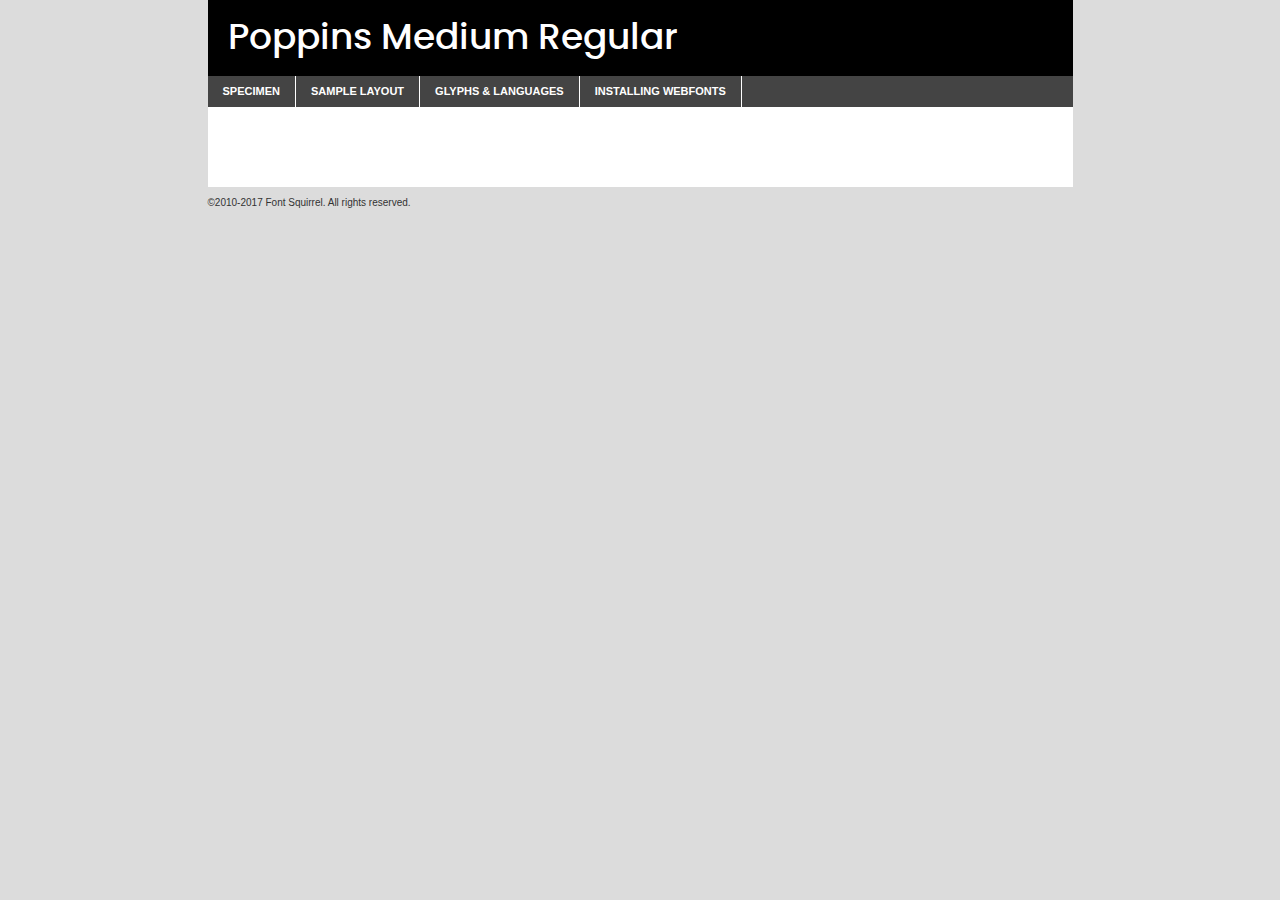
<file: Landing Page/Components/fonts/poppins-medium-demo.html>
<!DOCTYPE html PUBLIC "-//W3C//DTD XHTML 1.0 Transitional//EN"
	"http://www.w3.org/TR/xhtml1/DTD/xhtml1-transitional.dtd">

<html xmlns="http://www.w3.org/1999/xhtml" xml:lang="en" lang="en">
<head>
	<meta http-equiv="Content-Type" content="text/html; charset=utf-8" />
	<script src="http://ajax.googleapis.com/ajax/libs/jquery/1.7.2/jquery.min.js" type="text/javascript" charset="utf-8"></script>
	<script type="text/javascript">
	(function($){$.fn.easyTabs=function(option){var param=jQuery.extend({fadeSpeed:"fast",defaultContent:1,activeClass:'active'},option);$(this).each(function(){var thisId="#"+this.id;if(param.defaultContent==''){param.defaultContent=1;}
	if(typeof param.defaultContent=="number")
	{var defaultTab=$(thisId+" .tabs li:eq("+(param.defaultContent-1)+") a").attr('href').substr(1);}else{var defaultTab=param.defaultContent;}
	$(thisId+" .tabs li a").each(function(){var tabToHide=$(this).attr('href').substr(1);$("#"+tabToHide).addClass('easytabs-tab-content');});hideAll();changeContent(defaultTab);function hideAll(){$(thisId+" .easytabs-tab-content").hide();}
	function changeContent(tabId){hideAll();$(thisId+" .tabs li").removeClass(param.activeClass);$(thisId+" .tabs li a[href=#"+tabId+"]").closest('li').addClass(param.activeClass);if(param.fadeSpeed!="none")
	{$(thisId+" #"+tabId).fadeIn(param.fadeSpeed);}else{$(thisId+" #"+tabId).show();}}
	$(thisId+" .tabs li").click(function(){var tabId=$(this).find('a').attr('href').substr(1);changeContent(tabId);return false;});});}})(jQuery);
	</script>
	<link rel="stylesheet" href="specimen_files/specimen_stylesheet.css" type="text/css" charset="utf-8" />
	<link rel="stylesheet" href="stylesheet.css" type="text/css" charset="utf-8" />

	<style type="text/css">
					body{
				font-family: 'poppinsmedium';
							}
		</style>

	<title>Poppins Medium Regular Specimen</title>
	
	
	<script type="text/javascript" charset="utf-8">
		$(document).ready(function() {
			$('#container').easyTabs({defaultContent:1});
		});
	</script>
</head>

<body>
<div id="container">
	<div id="header">
		Poppins Medium Regular	</div>
	<ul class="tabs">
		<li><a href="#specimen">Specimen</a></li>
		<li><a href="#layout">Sample Layout</a></li>
				<li><a href="#glyphs">Glyphs &amp; Languages</a></li>
		<li><a href="#installing">Installing Webfonts</a></li>
		
	</ul>
	
	<div id="main_content">

		
			<div id="specimen">
		
				<div class="section">
					<div class="grid12 firstcol">
						<div class="huge">AaBb</div>
					</div>
				</div>
		
				<div class="section">
					<div class="glyph_range">A&#x200B;B&#x200b;C&#x200b;D&#x200b;E&#x200b;F&#x200b;G&#x200b;H&#x200b;I&#x200b;J&#x200b;K&#x200b;L&#x200b;M&#x200b;N&#x200b;O&#x200b;P&#x200b;Q&#x200b;R&#x200b;S&#x200b;T&#x200b;U&#x200b;V&#x200b;W&#x200b;X&#x200b;Y&#x200b;Z&#x200b;a&#x200b;b&#x200b;c&#x200b;d&#x200b;e&#x200b;f&#x200b;g&#x200b;h&#x200b;i&#x200b;j&#x200b;k&#x200b;l&#x200b;m&#x200b;n&#x200b;o&#x200b;p&#x200b;q&#x200b;r&#x200b;s&#x200b;t&#x200b;u&#x200b;v&#x200b;w&#x200b;x&#x200b;y&#x200b;z&#x200b;1&#x200b;2&#x200b;3&#x200b;4&#x200b;5&#x200b;6&#x200b;7&#x200b;8&#x200b;9&#x200b;0&#x200b;&amp;&#x200b;.&#x200b;,&#x200b;?&#x200b;!&#x200b;&#64;&#x200b;(&#x200b;)&#x200b;#&#x200b;$&#x200b;%&#x200b;*&#x200b;+&#x200b;-&#x200b;=&#x200b;:&#x200b;;</div>
				</div>
				<div class="section">
					<div class="grid12 firstcol">
						<table class="sample_table">
							<tr><td>10</td><td class="size10">abcdefghijklmnopqrstuvwxyzABCDEFGHIJKLMNOPQRSTUVWXYZ0123456789abcdefghijklmnopqrstuvwxyzABCDEFGHIJKLMNOPQRSTUVWXYZ0123456789abcdefghijklmnopqrstuvwxyzABCDEFGHIJKLMNOPQRSTUVWXYZ</td></tr>
							<tr><td>11</td><td class="size11">abcdefghijklmnopqrstuvwxyzABCDEFGHIJKLMNOPQRSTUVWXYZ0123456789abcdefghijklmnopqrstuvwxyzABCDEFGHIJKLMNOPQRSTUVWXYZ0123456789abcdefghijklmnopqrstuvwxyzABCDEFGHIJKLMNOPQRSTUVWXYZ</td></tr>
							<tr><td>12</td><td class="size12">abcdefghijklmnopqrstuvwxyzABCDEFGHIJKLMNOPQRSTUVWXYZ0123456789abcdefghijklmnopqrstuvwxyzABCDEFGHIJKLMNOPQRSTUVWXYZ0123456789abcdefghijklmnopqrstuvwxyzABCDEFGHIJKLMNOPQRSTUVWXYZ</td></tr>
							<tr><td>13</td><td class="size13">abcdefghijklmnopqrstuvwxyzABCDEFGHIJKLMNOPQRSTUVWXYZ0123456789abcdefghijklmnopqrstuvwxyzABCDEFGHIJKLMNOPQRSTUVWXYZ0123456789abcdefghijklmnopqrstuvwxyzABCDEFGHIJKLMNOPQRSTUVWXYZ</td></tr>
							<tr><td>14</td><td class="size14">abcdefghijklmnopqrstuvwxyzABCDEFGHIJKLMNOPQRSTUVWXYZ0123456789abcdefghijklmnopqrstuvwxyzABCDEFGHIJKLMNOPQRSTUVWXYZ0123456789abcdefghijklmnopqrstuvwxyzABCDEFGHIJKLMNOPQRSTUVWXYZ</td></tr>
							<tr><td>16</td><td class="size16">abcdefghijklmnopqrstuvwxyzABCDEFGHIJKLMNOPQRSTUVWXYZ0123456789abcdefghijklmnopqrstuvwxyzABCDEFGHIJKLMNOPQRSTUVWXYZ</td></tr>
							<tr><td>18</td><td class="size18">abcdefghijklmnopqrstuvwxyzABCDEFGHIJKLMNOPQRSTUVWXYZ0123456789abcdefghijklmnopqrstuvwxyzABCDEFGHIJKLMNOPQRSTUVWXYZ</td></tr>
							<tr><td>20</td><td class="size20">abcdefghijklmnopqrstuvwxyzABCDEFGHIJKLMNOPQRSTUVWXYZ0123456789abcdefghijklmnopqrstuvwxyzABCDEFGHIJKLMNOPQRSTUVWXYZ</td></tr>
							<tr><td>24</td><td class="size24">abcdefghijklmnopqrstuvwxyzABCDEFGHIJKLMNOPQRSTUVWXYZ0123456789abcdefghijklmnopqrstuvwxyzABCDEFGHIJKLMNOPQRSTUVWXYZ</td></tr>
							<tr><td>30</td><td class="size30">abcdefghijklmnopqrstuvwxyzABCDEFGHIJKLMNOPQRSTUVWXYZ0123456789abcdefghijklmnopqrstuvwxyzABCDEFGHIJKLMNOPQRSTUVWXYZ</td></tr>
							<tr><td>36</td><td class="size36">abcdefghijklmnopqrstuvwxyzABCDEFGHIJKLMNOPQRSTUVWXYZ0123456789abcdefghijklmnopqrstuvwxyzABCDEFGHIJKLMNOPQRSTUVWXYZ</td></tr>
							<tr><td>48</td><td class="size48">abcdefghijklmnopqrstuvwxyzABCDEFGHIJKLMNOPQRSTUVWXYZ0123456789abcdefghijklmnopqrstuvwxyzABCDEFGHIJKLMNOPQRSTUVWXYZ</td></tr>
							<tr><td>60</td><td class="size60">abcdefghijklmnopqrstuvwxyzABCDEFGHIJKLMNOPQRSTUVWXYZ0123456789abcdefghijklmnopqrstuvwxyzABCDEFGHIJKLMNOPQRSTUVWXYZ</td></tr>
							<tr><td>72</td><td class="size72">abcdefghijklmnopqrstuvwxyzABCDEFGHIJKLMNOPQRSTUVWXYZ0123456789abcdefghijklmnopqrstuvwxyzABCDEFGHIJKLMNOPQRSTUVWXYZ</td></tr>
							<tr><td>90</td><td class="size90">abcdefghijklmnopqrstuvwxyzABCDEFGHIJKLMNOPQRSTUVWXYZ0123456789abcdefghijklmnopqrstuvwxyzABCDEFGHIJKLMNOPQRSTUVWXYZ</td></tr>
						</table>
				
					</div>
			
				</div>
		
		
		
								<div class="section" id="bodycomparison">


										<div id="xheight">
				<div class="fontbody">&#x25FC;&#x25FC;&#x25FC;&#x25FC;&#x25FC;&#x25FC;&#x25FC;&#x25FC;&#x25FC;&#x25FC;&#x25FC;&#x25FC;&#x25FC;&#x25FC;&#x25FC;&#x25FC;&#x25FC;&#x25FC;&#x25FC;&#x25FC;&#x25FC;&#x25FC;&#x25FC;&#x25FC;&#x25FC;&#x25FC;&#x25FC;&#x25FC;&#x25FC;&#x25FC;&#x25FC;&#x25FC;&#x25FC;&#x25FC;&#x25FC;&#x25FC;&#x25FC;&#x25FC;&#x25FC;&#x25FC;&#x25FC;&#x25FC;&#x25FC;&#x25FC;&#x25FC;&#x25FC;&#x25FC;&#x25FC;&#x25FC;&#x25FC;&#x25FC;&#x25FC;&#x25FC;&#x25FC;&#x25FC;&#x25FC;&#x25FC;&#x25FC;&#x25FC;&#x25FC;&#x25FC;&#x25FC;&#x25FC;&#x25FC;&#x25FC;&#x25FC;&#x25FC;&#x25FC;&#x25FC;&#x25FC;&#x25FC;&#x25FC;&#x25FC;&#x25FC;&#x25FC;&#x25FC;&#x25FC;&#x25FC;&#x25FC;&#x25FC;&#x25FC;&#x25FC;&#x25FC;&#x25FC;&#x25FC;&#x25FC;&#x25FC;&#x25FC;&#x25FC;&#x25FC;&#x25FC;&#x25FC;&#x25FC;&#x25FC;&#x25FC;&#x25FC;&#x25FC;&#x25FC;&#x25FC;body</div><div class="arialbody">body</div><div class="verdanabody">body</div><div class="georgiabody">body</div></div>
										<div class="fontbody" style="z-index:1">
											body<span>Poppins Medium Regular</span>
										</div>
										<div class="arialbody" style="z-index:1">
											body<span>Arial</span>
										</div>
										<div class="verdanabody" style="z-index:1">
											body<span>Verdana</span>
										</div>
										<div class="georgiabody" style="z-index:1">
											body<span>Georgia</span>
										</div>



								</div>
		
		
				<div class="section psample psample_row1" id="">
					
					<div class="grid2 firstcol">
						<p class="size10"><span>10.</span>Aenean lacinia bibendum nulla sed consectetur. Fusce dapibus, tellus ac cursus commodo, tortor mauris condimentum nibh, ut fermentum massa justo sit amet risus. Nullam id dolor id nibh ultricies vehicula ut id elit. Cum sociis natoque penatibus et magnis dis parturient montes, nascetur ridiculus mus. Nulla vitae elit libero, a pharetra augue.</p>
			
					</div>
					<div class="grid3">
						<p class="size11"><span>11.</span>Aenean lacinia bibendum nulla sed consectetur. Fusce dapibus, tellus ac cursus commodo, tortor mauris condimentum nibh, ut fermentum massa justo sit amet risus. Nullam id dolor id nibh ultricies vehicula ut id elit. Cum sociis natoque penatibus et magnis dis parturient montes, nascetur ridiculus mus. Nulla vitae elit libero, a pharetra augue.</p>
			
					</div>
					<div class="grid3">
						<p class="size12"><span>12.</span>Aenean lacinia bibendum nulla sed consectetur. Fusce dapibus, tellus ac cursus commodo, tortor mauris condimentum nibh, ut fermentum massa justo sit amet risus. Nullam id dolor id nibh ultricies vehicula ut id elit. Cum sociis natoque penatibus et magnis dis parturient montes, nascetur ridiculus mus. Nulla vitae elit libero, a pharetra augue.</p>
			
					</div>
					<div class="grid4">
						<p class="size13"><span>13.</span>Aenean lacinia bibendum nulla sed consectetur. Fusce dapibus, tellus ac cursus commodo, tortor mauris condimentum nibh, ut fermentum massa justo sit amet risus. Nullam id dolor id nibh ultricies vehicula ut id elit. Cum sociis natoque penatibus et magnis dis parturient montes, nascetur ridiculus mus. Nulla vitae elit libero, a pharetra augue.</p>
			
					</div>
					<div class="white_blend"></div>
					
				</div>
				<div class="section psample psample_row2" id="">
					<div class="grid3 firstcol">
						<p class="size14"><span>14.</span>Aenean lacinia bibendum nulla sed consectetur. Fusce dapibus, tellus ac cursus commodo, tortor mauris condimentum nibh, ut fermentum massa justo sit amet risus. Nullam id dolor id nibh ultricies vehicula ut id elit. Cum sociis natoque penatibus et magnis dis parturient montes, nascetur ridiculus mus. Nulla vitae elit libero, a pharetra augue.</p>
			
					</div>
					<div class="grid4">
						<p class="size16"><span>16.</span>Aenean lacinia bibendum nulla sed consectetur. Fusce dapibus, tellus ac cursus commodo, tortor mauris condimentum nibh, ut fermentum massa justo sit amet risus. Nullam id dolor id nibh ultricies vehicula ut id elit. Cum sociis natoque penatibus et magnis dis parturient montes, nascetur ridiculus mus. Nulla vitae elit libero, a pharetra augue.</p>
			
					</div>
					<div class="grid5">
						<p class="size18"><span>18.</span>Aenean lacinia bibendum nulla sed consectetur. Fusce dapibus, tellus ac cursus commodo, tortor mauris condimentum nibh, ut fermentum massa justo sit amet risus. Nullam id dolor id nibh ultricies vehicula ut id elit. Cum sociis natoque penatibus et magnis dis parturient montes, nascetur ridiculus mus. Nulla vitae elit libero, a pharetra augue.</p>
			
					</div>

					<div class="white_blend"></div>

				</div>
				
				<div class="section psample psample_row3" id="">
					<div class="grid5 firstcol">
						<p class="size20"><span>20.</span>Aenean lacinia bibendum nulla sed consectetur. Fusce dapibus, tellus ac cursus commodo, tortor mauris condimentum nibh, ut fermentum massa justo sit amet risus. Nullam id dolor id nibh ultricies vehicula ut id elit. Cum sociis natoque penatibus et magnis dis parturient montes, nascetur ridiculus mus. Nulla vitae elit libero, a pharetra augue.</p>
					</div>
					<div class="grid7">
						<p class="size24"><span>24.</span>Aenean lacinia bibendum nulla sed consectetur. Fusce dapibus, tellus ac cursus commodo, tortor mauris condimentum nibh, ut fermentum massa justo sit amet risus. Nullam id dolor id nibh ultricies vehicula ut id elit. Cum sociis natoque penatibus et magnis dis parturient montes, nascetur ridiculus mus. Nulla vitae elit libero, a pharetra augue.</p>
					</div>
					
					<div class="white_blend"></div>
					
				</div>
				
				<div class="section psample psample_row4" id="">
					<div class="grid12 firstcol">
						<p class="size30"><span>30.</span>Aenean lacinia bibendum nulla sed consectetur. Fusce dapibus, tellus ac cursus commodo, tortor mauris condimentum nibh, ut fermentum massa justo sit amet risus. Nullam id dolor id nibh ultricies vehicula ut id elit. Cum sociis natoque penatibus et magnis dis parturient montes, nascetur ridiculus mus. Nulla vitae elit libero, a pharetra augue.</p>
					</div>
					<div class="white_blend"></div>
					
				</div>
				
				
				
				<div class="section psample psample_row1 fullreverse">
					<div class="grid2 firstcol">
						<p class="size10"><span>10.</span>Aenean lacinia bibendum nulla sed consectetur. Fusce dapibus, tellus ac cursus commodo, tortor mauris condimentum nibh, ut fermentum massa justo sit amet risus. Nullam id dolor id nibh ultricies vehicula ut id elit. Cum sociis natoque penatibus et magnis dis parturient montes, nascetur ridiculus mus. Nulla vitae elit libero, a pharetra augue.</p>
			
					</div>
					<div class="grid3">
						<p class="size11"><span>11.</span>Aenean lacinia bibendum nulla sed consectetur. Fusce dapibus, tellus ac cursus commodo, tortor mauris condimentum nibh, ut fermentum massa justo sit amet risus. Nullam id dolor id nibh ultricies vehicula ut id elit. Cum sociis natoque penatibus et magnis dis parturient montes, nascetur ridiculus mus. Nulla vitae elit libero, a pharetra augue.</p>
			
					</div>
					<div class="grid3">
						<p class="size12"><span>12.</span>Aenean lacinia bibendum nulla sed consectetur. Fusce dapibus, tellus ac cursus commodo, tortor mauris condimentum nibh, ut fermentum massa justo sit amet risus. Nullam id dolor id nibh ultricies vehicula ut id elit. Cum sociis natoque penatibus et magnis dis parturient montes, nascetur ridiculus mus. Nulla vitae elit libero, a pharetra augue.</p>
			
					</div>
					<div class="grid4">
						<p class="size13"><span>13.</span>Aenean lacinia bibendum nulla sed consectetur. Fusce dapibus, tellus ac cursus commodo, tortor mauris condimentum nibh, ut fermentum massa justo sit amet risus. Nullam id dolor id nibh ultricies vehicula ut id elit. Cum sociis natoque penatibus et magnis dis parturient montes, nascetur ridiculus mus. Nulla vitae elit libero, a pharetra augue.</p>
			
					</div>
					<div class="black_blend"></div>
					
				</div>
				
				<div class="section psample psample_row2 fullreverse">
					<div class="grid3 firstcol">
						<p class="size14"><span>14.</span>Aenean lacinia bibendum nulla sed consectetur. Fusce dapibus, tellus ac cursus commodo, tortor mauris condimentum nibh, ut fermentum massa justo sit amet risus. Nullam id dolor id nibh ultricies vehicula ut id elit. Cum sociis natoque penatibus et magnis dis parturient montes, nascetur ridiculus mus. Nulla vitae elit libero, a pharetra augue.</p>
			
					</div>
					<div class="grid4">
						<p class="size16"><span>16.</span>Aenean lacinia bibendum nulla sed consectetur. Fusce dapibus, tellus ac cursus commodo, tortor mauris condimentum nibh, ut fermentum massa justo sit amet risus. Nullam id dolor id nibh ultricies vehicula ut id elit. Cum sociis natoque penatibus et magnis dis parturient montes, nascetur ridiculus mus. Nulla vitae elit libero, a pharetra augue.</p>
			
					</div>
					<div class="grid5">
						<p class="size18"><span>18.</span>Aenean lacinia bibendum nulla sed consectetur. Fusce dapibus, tellus ac cursus commodo, tortor mauris condimentum nibh, ut fermentum massa justo sit amet risus. Nullam id dolor id nibh ultricies vehicula ut id elit. Cum sociis natoque penatibus et magnis dis parturient montes, nascetur ridiculus mus. Nulla vitae elit libero, a pharetra augue.</p>
			
					</div>
					<div class="black_blend"></div>

				</div>
				
				<div class="section psample fullreverse psample_row3" id="">
					<div class="grid5 firstcol">
						<p class="size20"><span>20.</span>Aenean lacinia bibendum nulla sed consectetur. Fusce dapibus, tellus ac cursus commodo, tortor mauris condimentum nibh, ut fermentum massa justo sit amet risus. Nullam id dolor id nibh ultricies vehicula ut id elit. Cum sociis natoque penatibus et magnis dis parturient montes, nascetur ridiculus mus. Nulla vitae elit libero, a pharetra augue.</p>
					</div>
					<div class="grid7">
						<p class="size24"><span>24.</span>Aenean lacinia bibendum nulla sed consectetur. Fusce dapibus, tellus ac cursus commodo, tortor mauris condimentum nibh, ut fermentum massa justo sit amet risus. Nullam id dolor id nibh ultricies vehicula ut id elit. Cum sociis natoque penatibus et magnis dis parturient montes, nascetur ridiculus mus. Nulla vitae elit libero, a pharetra augue.</p>
					</div>
					
					<div class="black_blend"></div>
					
				</div>
				
				<div class="section psample fullreverse psample_row4" id="" style="border-bottom: 20px #000 solid;">
					<div class="grid12 firstcol">
						<p class="size30"><span>30.</span>Aenean lacinia bibendum nulla sed consectetur. Fusce dapibus, tellus ac cursus commodo, tortor mauris condimentum nibh, ut fermentum massa justo sit amet risus. Nullam id dolor id nibh ultricies vehicula ut id elit. Cum sociis natoque penatibus et magnis dis parturient montes, nascetur ridiculus mus. Nulla vitae elit libero, a pharetra augue.</p>
					</div>
					<div class="black_blend"></div>
					
				</div>
				
				
				
				
			</div>
			
			<div id="layout">
				
				<div class="section">
					
					<div class="grid12 firstcol">
						<h1>Lorem Ipsum Dolor</h1>
						<h2>Etiam porta sem malesuada magna mollis euismod</h2>
						
						<p class="byline">By <a href="#link">Aenean Lacinia</a></p>
					</div>
				</div>
				<div class="section">
					<div class="grid8 firstcol">
						<p class="large">Donec sed odio dui. Morbi leo risus, porta ac consectetur ac, vestibulum at eros. Fusce dapibus, tellus ac cursus commodo, tortor mauris condimentum nibh, ut fermentum massa justo sit amet risus. </p>

						
						<h3>Pellentesque ornare sem</h3>

						<p>Maecenas sed diam eget risus varius blandit sit amet non magna. Maecenas faucibus mollis interdum. Donec ullamcorper nulla non metus auctor fringilla. Nullam id dolor id nibh ultricies vehicula ut id elit. Nullam id dolor id nibh ultricies vehicula ut id elit. </p>

						<p>Aenean eu leo quam. Pellentesque ornare sem lacinia quam venenatis vestibulum. Lorem ipsum dolor sit amet, consectetur adipiscing elit. Cum sociis natoque penatibus et magnis dis parturient montes, nascetur ridiculus mus. </p>

						<p>Nulla vitae elit libero, a pharetra augue. Praesent commodo cursus magna, vel scelerisque nisl consectetur et. Aenean lacinia bibendum nulla sed consectetur. </p>

						<p>Nullam quis risus eget urna mollis ornare vel eu leo. Nullam quis risus eget urna mollis ornare vel eu leo. Maecenas sed diam eget risus varius blandit sit amet non magna. Donec ullamcorper nulla non metus auctor fringilla. </p>

						<h3>Cras mattis consectetur</h3>

						<p>Aenean eu leo quam. Pellentesque ornare sem lacinia quam venenatis vestibulum. Aenean lacinia bibendum nulla sed consectetur. Integer posuere erat a ante venenatis dapibus posuere velit aliquet. Cras mattis consectetur purus sit amet fermentum. </p>

						<p>Nullam id dolor id nibh ultricies vehicula ut id elit. Nullam quis risus eget urna mollis ornare vel eu leo. Cras mattis consectetur purus sit amet fermentum.</p>
					</div>
					
					<div class="grid4 sidebar">
						
						<div class="box reverse">
							<p class="last">Nullam quis risus eget urna mollis ornare vel eu leo. Donec ullamcorper nulla non metus auctor fringilla. Cras mattis consectetur purus sit amet fermentum. Sed posuere consectetur est at lobortis. Lorem ipsum dolor sit amet, consectetur adipiscing elit. </p>
						</div>
						
						<p class="caption">Maecenas sed diam eget risus varius.</p>

						<p>Vestibulum id ligula porta felis euismod semper. Integer posuere erat a ante venenatis dapibus posuere velit aliquet. Vestibulum id ligula porta felis euismod semper. Sed posuere consectetur est at lobortis. Maecenas sed diam eget risus varius blandit sit amet non magna. Fusce dapibus, tellus ac cursus commodo, tortor mauris condimentum nibh, ut fermentum massa justo sit amet risus. </p>

					

						<p>Duis mollis, est non commodo luctus, nisi erat porttitor ligula, eget lacinia odio sem nec elit. Aenean lacinia bibendum nulla sed consectetur. Vivamus sagittis lacus vel augue laoreet rutrum faucibus dolor auctor. Aenean lacinia bibendum nulla sed consectetur. Nullam quis risus eget urna mollis ornare vel eu leo. </p>

						<p>Praesent commodo cursus magna, vel scelerisque nisl consectetur et. Donec ullamcorper nulla non metus auctor fringilla. Maecenas faucibus mollis interdum. Fusce dapibus, tellus ac cursus commodo, tortor mauris condimentum nibh, ut fermentum massa justo sit amet risus. </p>

					</div>
				</div>
				
			</div>


			



		<div id="glyphs">
			<div class="section">
				<div class="grid12 firstcol">
			
				<h1>Language Support</h1>
				<p>The subset of Poppins Medium Regular in this kit supports the following languages:<br />
			
					Albanian, Basque, Breton, Chamorro, Danish, Dutch, English, Faroese, Finnish, French, Frisian, Galician, German, Icelandic, Italian, Malagasy, Norwegian, Portuguese, Spanish, Alsatian, Aragonese, Arapaho, Arrernte, Asturian, Aymara, Bislama, Cebuano, Corsican, Fijian, French_creole, Genoese, Gilbertese, Greenlandic, Haitian_creole, Hiligaynon, Hmong, Hopi, Ibanag, Iloko_ilokano, Indonesian, Interglossa_glosa, Interlingua, Irish_gaelic, Jerriais, Lojban, Lombard, Luxembourgeois, Manx, Mohawk, Norfolk_pitcairnese, Occitan, Oromo, Pangasinan, Papiamento, Piedmontese, Potawatomi, Rhaeto-romance, Romansh, Rotokas, Sami_lule, Samoan, Sardinian, Scots_gaelic, Seychelles_creole, Shona, Sicilian, Somali, Southern_ndebele, Swahili, Swati_swazi, Tagalog_filipino_pilipino, Tetum, Tok_pisin, Uyghur_latinized, Volapuk, Walloon, Warlpiri, Xhosa, Yapese, Zulu, Latinbasic, Ubasic, Demo				</p>
				<h1>Glyph Chart</h1>
				<p>The subset of Poppins Medium Regular in this kit includes all the glyphs listed below. Unicode entities are included above each glyph to help you insert individual characters into your layout.</p>
				<div id="glyph_chart">
			
																														 <div><p>&amp;#13;</p>&#13;</div>
																				 <div><p>&amp;#32;</p>&#32;</div>
																				 <div><p>&amp;#33;</p>&#33;</div>
																				 <div><p>&amp;#34;</p>&#34;</div>
																				 <div><p>&amp;#35;</p>&#35;</div>
																				 <div><p>&amp;#36;</p>&#36;</div>
																				 <div><p>&amp;#37;</p>&#37;</div>
																				 <div><p>&amp;#38;</p>&#38;</div>
																				 <div><p>&amp;#39;</p>&#39;</div>
																				 <div><p>&amp;#40;</p>&#40;</div>
																				 <div><p>&amp;#41;</p>&#41;</div>
																				 <div><p>&amp;#42;</p>&#42;</div>
																				 <div><p>&amp;#43;</p>&#43;</div>
																				 <div><p>&amp;#44;</p>&#44;</div>
																				 <div><p>&amp;#45;</p>&#45;</div>
																				 <div><p>&amp;#46;</p>&#46;</div>
																				 <div><p>&amp;#47;</p>&#47;</div>
																				 <div><p>&amp;#48;</p>&#48;</div>
																				 <div><p>&amp;#49;</p>&#49;</div>
																				 <div><p>&amp;#50;</p>&#50;</div>
																				 <div><p>&amp;#51;</p>&#51;</div>
																				 <div><p>&amp;#52;</p>&#52;</div>
																				 <div><p>&amp;#53;</p>&#53;</div>
																				 <div><p>&amp;#54;</p>&#54;</div>
																				 <div><p>&amp;#55;</p>&#55;</div>
																				 <div><p>&amp;#56;</p>&#56;</div>
																				 <div><p>&amp;#57;</p>&#57;</div>
																				 <div><p>&amp;#58;</p>&#58;</div>
																				 <div><p>&amp;#59;</p>&#59;</div>
																				 <div><p>&amp;#60;</p>&#60;</div>
																				 <div><p>&amp;#61;</p>&#61;</div>
																				 <div><p>&amp;#62;</p>&#62;</div>
																				 <div><p>&amp;#63;</p>&#63;</div>
																				 <div><p>&amp;#64;</p>&#64;</div>
																				 <div><p>&amp;#65;</p>&#65;</div>
																				 <div><p>&amp;#66;</p>&#66;</div>
																				 <div><p>&amp;#67;</p>&#67;</div>
																				 <div><p>&amp;#68;</p>&#68;</div>
																				 <div><p>&amp;#69;</p>&#69;</div>
																				 <div><p>&amp;#70;</p>&#70;</div>
																				 <div><p>&amp;#71;</p>&#71;</div>
																				 <div><p>&amp;#72;</p>&#72;</div>
																				 <div><p>&amp;#73;</p>&#73;</div>
																				 <div><p>&amp;#74;</p>&#74;</div>
																				 <div><p>&amp;#75;</p>&#75;</div>
																				 <div><p>&amp;#76;</p>&#76;</div>
																				 <div><p>&amp;#77;</p>&#77;</div>
																				 <div><p>&amp;#78;</p>&#78;</div>
																				 <div><p>&amp;#79;</p>&#79;</div>
																				 <div><p>&amp;#80;</p>&#80;</div>
																				 <div><p>&amp;#81;</p>&#81;</div>
																				 <div><p>&amp;#82;</p>&#82;</div>
																				 <div><p>&amp;#83;</p>&#83;</div>
																				 <div><p>&amp;#84;</p>&#84;</div>
																				 <div><p>&amp;#85;</p>&#85;</div>
																				 <div><p>&amp;#86;</p>&#86;</div>
																				 <div><p>&amp;#87;</p>&#87;</div>
																				 <div><p>&amp;#88;</p>&#88;</div>
																				 <div><p>&amp;#89;</p>&#89;</div>
																				 <div><p>&amp;#90;</p>&#90;</div>
																				 <div><p>&amp;#91;</p>&#91;</div>
																				 <div><p>&amp;#92;</p>&#92;</div>
																				 <div><p>&amp;#93;</p>&#93;</div>
																				 <div><p>&amp;#94;</p>&#94;</div>
																				 <div><p>&amp;#95;</p>&#95;</div>
																				 <div><p>&amp;#96;</p>&#96;</div>
																				 <div><p>&amp;#97;</p>&#97;</div>
																				 <div><p>&amp;#98;</p>&#98;</div>
																				 <div><p>&amp;#99;</p>&#99;</div>
																				 <div><p>&amp;#100;</p>&#100;</div>
																				 <div><p>&amp;#101;</p>&#101;</div>
																				 <div><p>&amp;#102;</p>&#102;</div>
																				 <div><p>&amp;#103;</p>&#103;</div>
																				 <div><p>&amp;#104;</p>&#104;</div>
																				 <div><p>&amp;#105;</p>&#105;</div>
																				 <div><p>&amp;#106;</p>&#106;</div>
																				 <div><p>&amp;#107;</p>&#107;</div>
																				 <div><p>&amp;#108;</p>&#108;</div>
																				 <div><p>&amp;#109;</p>&#109;</div>
																				 <div><p>&amp;#110;</p>&#110;</div>
																				 <div><p>&amp;#111;</p>&#111;</div>
																				 <div><p>&amp;#112;</p>&#112;</div>
																				 <div><p>&amp;#113;</p>&#113;</div>
																				 <div><p>&amp;#114;</p>&#114;</div>
																				 <div><p>&amp;#115;</p>&#115;</div>
																				 <div><p>&amp;#116;</p>&#116;</div>
																				 <div><p>&amp;#117;</p>&#117;</div>
																				 <div><p>&amp;#118;</p>&#118;</div>
																				 <div><p>&amp;#119;</p>&#119;</div>
																				 <div><p>&amp;#120;</p>&#120;</div>
																				 <div><p>&amp;#121;</p>&#121;</div>
																				 <div><p>&amp;#122;</p>&#122;</div>
																				 <div><p>&amp;#123;</p>&#123;</div>
																				 <div><p>&amp;#124;</p>&#124;</div>
																				 <div><p>&amp;#125;</p>&#125;</div>
																				 <div><p>&amp;#126;</p>&#126;</div>
																				 <div><p>&amp;#160;</p>&#160;</div>
																				 <div><p>&amp;#161;</p>&#161;</div>
																				 <div><p>&amp;#162;</p>&#162;</div>
																				 <div><p>&amp;#163;</p>&#163;</div>
																				 <div><p>&amp;#164;</p>&#164;</div>
																				 <div><p>&amp;#165;</p>&#165;</div>
																				 <div><p>&amp;#166;</p>&#166;</div>
																				 <div><p>&amp;#167;</p>&#167;</div>
																				 <div><p>&amp;#168;</p>&#168;</div>
																				 <div><p>&amp;#169;</p>&#169;</div>
																				 <div><p>&amp;#170;</p>&#170;</div>
																				 <div><p>&amp;#171;</p>&#171;</div>
																				 <div><p>&amp;#172;</p>&#172;</div>
																				 <div><p>&amp;#173;</p>&#173;</div>
																				 <div><p>&amp;#174;</p>&#174;</div>
																				 <div><p>&amp;#175;</p>&#175;</div>
																				 <div><p>&amp;#176;</p>&#176;</div>
																				 <div><p>&amp;#177;</p>&#177;</div>
																				 <div><p>&amp;#178;</p>&#178;</div>
																				 <div><p>&amp;#179;</p>&#179;</div>
																				 <div><p>&amp;#180;</p>&#180;</div>
																				 <div><p>&amp;#181;</p>&#181;</div>
																				 <div><p>&amp;#182;</p>&#182;</div>
																				 <div><p>&amp;#183;</p>&#183;</div>
																				 <div><p>&amp;#184;</p>&#184;</div>
																				 <div><p>&amp;#185;</p>&#185;</div>
																				 <div><p>&amp;#186;</p>&#186;</div>
																				 <div><p>&amp;#187;</p>&#187;</div>
																				 <div><p>&amp;#188;</p>&#188;</div>
																				 <div><p>&amp;#189;</p>&#189;</div>
																				 <div><p>&amp;#190;</p>&#190;</div>
																				 <div><p>&amp;#191;</p>&#191;</div>
																				 <div><p>&amp;#192;</p>&#192;</div>
																				 <div><p>&amp;#193;</p>&#193;</div>
																				 <div><p>&amp;#194;</p>&#194;</div>
																				 <div><p>&amp;#195;</p>&#195;</div>
																				 <div><p>&amp;#196;</p>&#196;</div>
																				 <div><p>&amp;#197;</p>&#197;</div>
																				 <div><p>&amp;#198;</p>&#198;</div>
																				 <div><p>&amp;#199;</p>&#199;</div>
																				 <div><p>&amp;#200;</p>&#200;</div>
																				 <div><p>&amp;#201;</p>&#201;</div>
																				 <div><p>&amp;#202;</p>&#202;</div>
																				 <div><p>&amp;#203;</p>&#203;</div>
																				 <div><p>&amp;#204;</p>&#204;</div>
																				 <div><p>&amp;#205;</p>&#205;</div>
																				 <div><p>&amp;#206;</p>&#206;</div>
																				 <div><p>&amp;#207;</p>&#207;</div>
																				 <div><p>&amp;#208;</p>&#208;</div>
																				 <div><p>&amp;#209;</p>&#209;</div>
																				 <div><p>&amp;#210;</p>&#210;</div>
																				 <div><p>&amp;#211;</p>&#211;</div>
																				 <div><p>&amp;#212;</p>&#212;</div>
																				 <div><p>&amp;#213;</p>&#213;</div>
																				 <div><p>&amp;#214;</p>&#214;</div>
																				 <div><p>&amp;#215;</p>&#215;</div>
																				 <div><p>&amp;#216;</p>&#216;</div>
																				 <div><p>&amp;#217;</p>&#217;</div>
																				 <div><p>&amp;#218;</p>&#218;</div>
																				 <div><p>&amp;#219;</p>&#219;</div>
																				 <div><p>&amp;#220;</p>&#220;</div>
																				 <div><p>&amp;#221;</p>&#221;</div>
																				 <div><p>&amp;#222;</p>&#222;</div>
																				 <div><p>&amp;#223;</p>&#223;</div>
																				 <div><p>&amp;#224;</p>&#224;</div>
																				 <div><p>&amp;#225;</p>&#225;</div>
																				 <div><p>&amp;#226;</p>&#226;</div>
																				 <div><p>&amp;#227;</p>&#227;</div>
																				 <div><p>&amp;#228;</p>&#228;</div>
																				 <div><p>&amp;#229;</p>&#229;</div>
																				 <div><p>&amp;#230;</p>&#230;</div>
																				 <div><p>&amp;#231;</p>&#231;</div>
																				 <div><p>&amp;#232;</p>&#232;</div>
																				 <div><p>&amp;#233;</p>&#233;</div>
																				 <div><p>&amp;#234;</p>&#234;</div>
																				 <div><p>&amp;#235;</p>&#235;</div>
																				 <div><p>&amp;#236;</p>&#236;</div>
																				 <div><p>&amp;#237;</p>&#237;</div>
																				 <div><p>&amp;#238;</p>&#238;</div>
																				 <div><p>&amp;#239;</p>&#239;</div>
																				 <div><p>&amp;#240;</p>&#240;</div>
																				 <div><p>&amp;#241;</p>&#241;</div>
																				 <div><p>&amp;#242;</p>&#242;</div>
																				 <div><p>&amp;#243;</p>&#243;</div>
																				 <div><p>&amp;#244;</p>&#244;</div>
																				 <div><p>&amp;#245;</p>&#245;</div>
																				 <div><p>&amp;#246;</p>&#246;</div>
																				 <div><p>&amp;#247;</p>&#247;</div>
																				 <div><p>&amp;#248;</p>&#248;</div>
																				 <div><p>&amp;#249;</p>&#249;</div>
																				 <div><p>&amp;#250;</p>&#250;</div>
																				 <div><p>&amp;#251;</p>&#251;</div>
																				 <div><p>&amp;#252;</p>&#252;</div>
																				 <div><p>&amp;#253;</p>&#253;</div>
																				 <div><p>&amp;#254;</p>&#254;</div>
																				 <div><p>&amp;#255;</p>&#255;</div>
																				 <div><p>&amp;#338;</p>&#338;</div>
																				 <div><p>&amp;#339;</p>&#339;</div>
																				 <div><p>&amp;#376;</p>&#376;</div>
																				 <div><p>&amp;#710;</p>&#710;</div>
																				 <div><p>&amp;#732;</p>&#732;</div>
																				 <div><p>&amp;#8192;</p>&#8192;</div>
																				 <div><p>&amp;#8193;</p>&#8193;</div>
																				 <div><p>&amp;#8194;</p>&#8194;</div>
																				 <div><p>&amp;#8195;</p>&#8195;</div>
																				 <div><p>&amp;#8196;</p>&#8196;</div>
																				 <div><p>&amp;#8197;</p>&#8197;</div>
																				 <div><p>&amp;#8198;</p>&#8198;</div>
																				 <div><p>&amp;#8199;</p>&#8199;</div>
																				 <div><p>&amp;#8200;</p>&#8200;</div>
																				 <div><p>&amp;#8201;</p>&#8201;</div>
																				 <div><p>&amp;#8202;</p>&#8202;</div>
																				 <div><p>&amp;#8208;</p>&#8208;</div>
																				 <div><p>&amp;#8209;</p>&#8209;</div>
																				 <div><p>&amp;#8210;</p>&#8210;</div>
																				 <div><p>&amp;#8211;</p>&#8211;</div>
																				 <div><p>&amp;#8212;</p>&#8212;</div>
																				 <div><p>&amp;#8216;</p>&#8216;</div>
																				 <div><p>&amp;#8217;</p>&#8217;</div>
																				 <div><p>&amp;#8218;</p>&#8218;</div>
																				 <div><p>&amp;#8220;</p>&#8220;</div>
																				 <div><p>&amp;#8221;</p>&#8221;</div>
																				 <div><p>&amp;#8222;</p>&#8222;</div>
																				 <div><p>&amp;#8226;</p>&#8226;</div>
																				 <div><p>&amp;#8230;</p>&#8230;</div>
																				 <div><p>&amp;#8239;</p>&#8239;</div>
																				 <div><p>&amp;#8249;</p>&#8249;</div>
																				 <div><p>&amp;#8250;</p>&#8250;</div>
																				 <div><p>&amp;#8287;</p>&#8287;</div>
																				 <div><p>&amp;#8364;</p>&#8364;</div>
																				 <div><p>&amp;#8482;</p>&#8482;</div>
																				 <div><p>&amp;#9724;</p>&#9724;</div>
																				 <div><p>&amp;#64257;</p>&#64257;</div>
																				 <div><p>&amp;#64258;</p>&#64258;</div>
																																																</div>	
				</div>
		
		
			</div>
		</div>
		
		
		<div id="specs">
			
		</div>
	
		<div id="installing">
			<div class="section">
				<div class="grid7 firstcol">
					<h1>Installing Webfonts</h1>
					
					<p>Webfonts are supported by all major browser platforms but not all in the same way. There are currently four different font formats that must be included in order to target all browsers. This includes TTF, WOFF, EOT and SVG.</p>
					
					<h2>1. Upload your webfonts</h2>
					<p>You must upload your webfont kit to your website. They should be in or near the same directory as your CSS files.</p>
					
					<h2>2. Include the webfont stylesheet</h2>
					<p>A special CSS @font-face declaration helps the various browsers select the appropriate font it needs without causing you a bunch of headaches. Learn more about this syntax by reading the <a href="https://www.fontspring.com/blog/further-hardening-of-the-bulletproof-syntax">Fontspring blog post</a> about it. The code for it is as follows:</p>


<code>
@font-face{ 
	font-family: 'MyWebFont';
	src: url('WebFont.eot');
	src: url('WebFont.eot?#iefix') format('embedded-opentype'),
	     url('WebFont.woff') format('woff'),
	     url('WebFont.ttf') format('truetype'),
	     url('WebFont.svg#webfont') format('svg');
}
</code>

	<p>We've already gone ahead and generated the code for you. All you have to do is link to the stylesheet in your HTML, like this:</p>
	<code>&lt;link rel=&quot;stylesheet&quot; href=&quot;stylesheet.css&quot; type=&quot;text/css&quot; charset=&quot;utf-8&quot; /&gt;</code>

					<h2>3. Modify your own stylesheet</h2>
					<p>To take advantage of your new fonts, you must tell your stylesheet to use them. Look at the original @font-face declaration above and find the property called "font-family." The name linked there will be what you use to reference the font. Prepend that webfont name to the font stack in the "font-family" property, inside the selector you want to change. For example:</p>
<code>p { font-family: 'WebFont', Arial, sans-serif; }</code>

<h2>4. Test</h2>
<p>Getting webfonts to work cross-browser <em>can</em> be tricky. Use the information in the sidebar to help you if you find that fonts aren't loading in a particular browser.</p>
				</div>
				
				<div class="grid5 sidebar">
					<div class="box">
						<h2>Troubleshooting<br />Font-Face Problems</h2>
						<p>Having trouble getting your webfonts to load in your new website? Here are some tips to sort out what might be the problem.</p>

						<h3>Fonts not showing in any browser</h3>

						<p>This sounds like you need to work on the plumbing. You either did not upload the fonts to the correct directory, or you did not link the fonts properly in the CSS. If you've confirmed that all this is correct and you still have a problem, take a look at your .htaccess file and see if requests are getting intercepted.</p>

						<h3>Fonts not loading in iPhone or iPad</h3>

						<p>The most common problem here is that you are serving the fonts from an IIS server. IIS refuses to serve files that have unknown MIME types. If that is the case, you must set the MIME type for SVG to "image/svg+xml" in the server settings. Follow these instructions from Microsoft if you need help.</p>

						<h3>Fonts not loading in Firefox</h3>

						<p>The primary reason for this failure? You are still using a version Firefox older than 3.5. So upgrade already! If that isn't it, then you are very likely serving fonts from a different domain. Firefox requires that all font assets be served from the same domain. Lastly it is possible that you need to add WOFF to your list of MIME types (if you are serving via IIS.)</p>

						<h3>Fonts not loading in IE</h3>

						<p>Are you looking at Internet Explorer on an actual Windows machine or are you cheating by using a service like Adobe BrowserLab? Many of these screenshot services do not render @font-face for IE. Best to test it on a real machine.</p>

						<h3>Fonts not loading in IE9</h3>

						<p>IE9, like Firefox, requires that fonts be served from the same domain as the website. Make sure that is the case.</p>
					</div>
				</div>
			</div>
			
		</div>
	
	</div>
	<div id="footer">
		<p>&copy;2010-2017 Font Squirrel. All rights reserved.</p>
	</div>
</div>
</body>
</html>
</file>
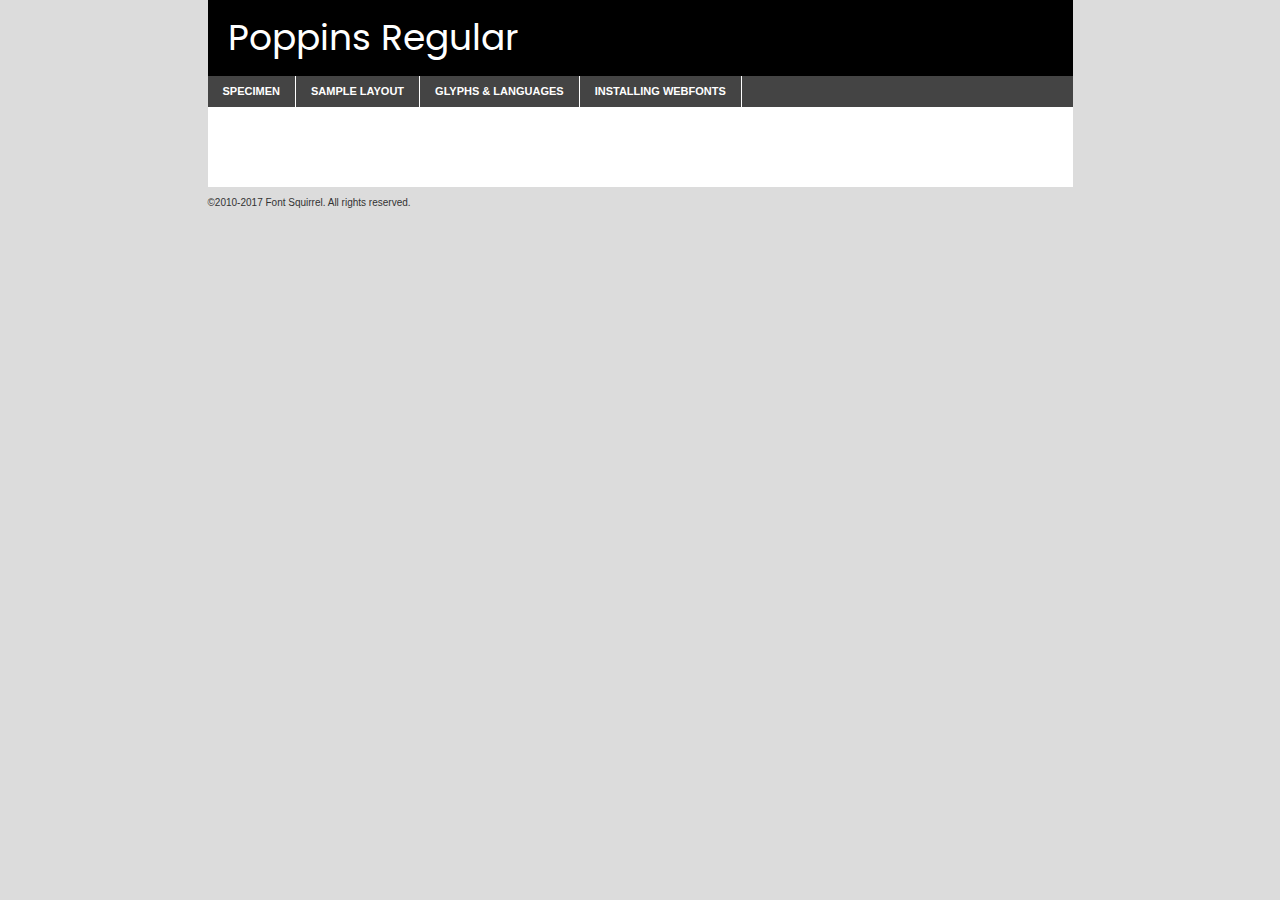
<file: Landing Page/Components/fonts/poppins-regular-demo.html>
<!DOCTYPE html PUBLIC "-//W3C//DTD XHTML 1.0 Transitional//EN"
	"http://www.w3.org/TR/xhtml1/DTD/xhtml1-transitional.dtd">

<html xmlns="http://www.w3.org/1999/xhtml" xml:lang="en" lang="en">
<head>
	<meta http-equiv="Content-Type" content="text/html; charset=utf-8" />
	<script src="http://ajax.googleapis.com/ajax/libs/jquery/1.7.2/jquery.min.js" type="text/javascript" charset="utf-8"></script>
	<script type="text/javascript">
	(function($){$.fn.easyTabs=function(option){var param=jQuery.extend({fadeSpeed:"fast",defaultContent:1,activeClass:'active'},option);$(this).each(function(){var thisId="#"+this.id;if(param.defaultContent==''){param.defaultContent=1;}
	if(typeof param.defaultContent=="number")
	{var defaultTab=$(thisId+" .tabs li:eq("+(param.defaultContent-1)+") a").attr('href').substr(1);}else{var defaultTab=param.defaultContent;}
	$(thisId+" .tabs li a").each(function(){var tabToHide=$(this).attr('href').substr(1);$("#"+tabToHide).addClass('easytabs-tab-content');});hideAll();changeContent(defaultTab);function hideAll(){$(thisId+" .easytabs-tab-content").hide();}
	function changeContent(tabId){hideAll();$(thisId+" .tabs li").removeClass(param.activeClass);$(thisId+" .tabs li a[href=#"+tabId+"]").closest('li').addClass(param.activeClass);if(param.fadeSpeed!="none")
	{$(thisId+" #"+tabId).fadeIn(param.fadeSpeed);}else{$(thisId+" #"+tabId).show();}}
	$(thisId+" .tabs li").click(function(){var tabId=$(this).find('a').attr('href').substr(1);changeContent(tabId);return false;});});}})(jQuery);
	</script>
	<link rel="stylesheet" href="specimen_files/specimen_stylesheet.css" type="text/css" charset="utf-8" />
	<link rel="stylesheet" href="stylesheet.css" type="text/css" charset="utf-8" />

	<style type="text/css">
					body{
				font-family: 'poppinsregular';
							}
		</style>

	<title>Poppins Regular Specimen</title>
	
	
	<script type="text/javascript" charset="utf-8">
		$(document).ready(function() {
			$('#container').easyTabs({defaultContent:1});
		});
	</script>
</head>

<body>
<div id="container">
	<div id="header">
		Poppins Regular	</div>
	<ul class="tabs">
		<li><a href="#specimen">Specimen</a></li>
		<li><a href="#layout">Sample Layout</a></li>
				<li><a href="#glyphs">Glyphs &amp; Languages</a></li>
		<li><a href="#installing">Installing Webfonts</a></li>
		
	</ul>
	
	<div id="main_content">

		
			<div id="specimen">
		
				<div class="section">
					<div class="grid12 firstcol">
						<div class="huge">AaBb</div>
					</div>
				</div>
		
				<div class="section">
					<div class="glyph_range">A&#x200B;B&#x200b;C&#x200b;D&#x200b;E&#x200b;F&#x200b;G&#x200b;H&#x200b;I&#x200b;J&#x200b;K&#x200b;L&#x200b;M&#x200b;N&#x200b;O&#x200b;P&#x200b;Q&#x200b;R&#x200b;S&#x200b;T&#x200b;U&#x200b;V&#x200b;W&#x200b;X&#x200b;Y&#x200b;Z&#x200b;a&#x200b;b&#x200b;c&#x200b;d&#x200b;e&#x200b;f&#x200b;g&#x200b;h&#x200b;i&#x200b;j&#x200b;k&#x200b;l&#x200b;m&#x200b;n&#x200b;o&#x200b;p&#x200b;q&#x200b;r&#x200b;s&#x200b;t&#x200b;u&#x200b;v&#x200b;w&#x200b;x&#x200b;y&#x200b;z&#x200b;1&#x200b;2&#x200b;3&#x200b;4&#x200b;5&#x200b;6&#x200b;7&#x200b;8&#x200b;9&#x200b;0&#x200b;&amp;&#x200b;.&#x200b;,&#x200b;?&#x200b;!&#x200b;&#64;&#x200b;(&#x200b;)&#x200b;#&#x200b;$&#x200b;%&#x200b;*&#x200b;+&#x200b;-&#x200b;=&#x200b;:&#x200b;;</div>
				</div>
				<div class="section">
					<div class="grid12 firstcol">
						<table class="sample_table">
							<tr><td>10</td><td class="size10">abcdefghijklmnopqrstuvwxyzABCDEFGHIJKLMNOPQRSTUVWXYZ0123456789abcdefghijklmnopqrstuvwxyzABCDEFGHIJKLMNOPQRSTUVWXYZ0123456789abcdefghijklmnopqrstuvwxyzABCDEFGHIJKLMNOPQRSTUVWXYZ</td></tr>
							<tr><td>11</td><td class="size11">abcdefghijklmnopqrstuvwxyzABCDEFGHIJKLMNOPQRSTUVWXYZ0123456789abcdefghijklmnopqrstuvwxyzABCDEFGHIJKLMNOPQRSTUVWXYZ0123456789abcdefghijklmnopqrstuvwxyzABCDEFGHIJKLMNOPQRSTUVWXYZ</td></tr>
							<tr><td>12</td><td class="size12">abcdefghijklmnopqrstuvwxyzABCDEFGHIJKLMNOPQRSTUVWXYZ0123456789abcdefghijklmnopqrstuvwxyzABCDEFGHIJKLMNOPQRSTUVWXYZ0123456789abcdefghijklmnopqrstuvwxyzABCDEFGHIJKLMNOPQRSTUVWXYZ</td></tr>
							<tr><td>13</td><td class="size13">abcdefghijklmnopqrstuvwxyzABCDEFGHIJKLMNOPQRSTUVWXYZ0123456789abcdefghijklmnopqrstuvwxyzABCDEFGHIJKLMNOPQRSTUVWXYZ0123456789abcdefghijklmnopqrstuvwxyzABCDEFGHIJKLMNOPQRSTUVWXYZ</td></tr>
							<tr><td>14</td><td class="size14">abcdefghijklmnopqrstuvwxyzABCDEFGHIJKLMNOPQRSTUVWXYZ0123456789abcdefghijklmnopqrstuvwxyzABCDEFGHIJKLMNOPQRSTUVWXYZ0123456789abcdefghijklmnopqrstuvwxyzABCDEFGHIJKLMNOPQRSTUVWXYZ</td></tr>
							<tr><td>16</td><td class="size16">abcdefghijklmnopqrstuvwxyzABCDEFGHIJKLMNOPQRSTUVWXYZ0123456789abcdefghijklmnopqrstuvwxyzABCDEFGHIJKLMNOPQRSTUVWXYZ</td></tr>
							<tr><td>18</td><td class="size18">abcdefghijklmnopqrstuvwxyzABCDEFGHIJKLMNOPQRSTUVWXYZ0123456789abcdefghijklmnopqrstuvwxyzABCDEFGHIJKLMNOPQRSTUVWXYZ</td></tr>
							<tr><td>20</td><td class="size20">abcdefghijklmnopqrstuvwxyzABCDEFGHIJKLMNOPQRSTUVWXYZ0123456789abcdefghijklmnopqrstuvwxyzABCDEFGHIJKLMNOPQRSTUVWXYZ</td></tr>
							<tr><td>24</td><td class="size24">abcdefghijklmnopqrstuvwxyzABCDEFGHIJKLMNOPQRSTUVWXYZ0123456789abcdefghijklmnopqrstuvwxyzABCDEFGHIJKLMNOPQRSTUVWXYZ</td></tr>
							<tr><td>30</td><td class="size30">abcdefghijklmnopqrstuvwxyzABCDEFGHIJKLMNOPQRSTUVWXYZ0123456789abcdefghijklmnopqrstuvwxyzABCDEFGHIJKLMNOPQRSTUVWXYZ</td></tr>
							<tr><td>36</td><td class="size36">abcdefghijklmnopqrstuvwxyzABCDEFGHIJKLMNOPQRSTUVWXYZ0123456789abcdefghijklmnopqrstuvwxyzABCDEFGHIJKLMNOPQRSTUVWXYZ</td></tr>
							<tr><td>48</td><td class="size48">abcdefghijklmnopqrstuvwxyzABCDEFGHIJKLMNOPQRSTUVWXYZ0123456789abcdefghijklmnopqrstuvwxyzABCDEFGHIJKLMNOPQRSTUVWXYZ</td></tr>
							<tr><td>60</td><td class="size60">abcdefghijklmnopqrstuvwxyzABCDEFGHIJKLMNOPQRSTUVWXYZ0123456789abcdefghijklmnopqrstuvwxyzABCDEFGHIJKLMNOPQRSTUVWXYZ</td></tr>
							<tr><td>72</td><td class="size72">abcdefghijklmnopqrstuvwxyzABCDEFGHIJKLMNOPQRSTUVWXYZ0123456789abcdefghijklmnopqrstuvwxyzABCDEFGHIJKLMNOPQRSTUVWXYZ</td></tr>
							<tr><td>90</td><td class="size90">abcdefghijklmnopqrstuvwxyzABCDEFGHIJKLMNOPQRSTUVWXYZ0123456789abcdefghijklmnopqrstuvwxyzABCDEFGHIJKLMNOPQRSTUVWXYZ</td></tr>
						</table>
				
					</div>
			
				</div>
		
		
		
								<div class="section" id="bodycomparison">


										<div id="xheight">
				<div class="fontbody">&#x25FC;&#x25FC;&#x25FC;&#x25FC;&#x25FC;&#x25FC;&#x25FC;&#x25FC;&#x25FC;&#x25FC;&#x25FC;&#x25FC;&#x25FC;&#x25FC;&#x25FC;&#x25FC;&#x25FC;&#x25FC;&#x25FC;&#x25FC;&#x25FC;&#x25FC;&#x25FC;&#x25FC;&#x25FC;&#x25FC;&#x25FC;&#x25FC;&#x25FC;&#x25FC;&#x25FC;&#x25FC;&#x25FC;&#x25FC;&#x25FC;&#x25FC;&#x25FC;&#x25FC;&#x25FC;&#x25FC;&#x25FC;&#x25FC;&#x25FC;&#x25FC;&#x25FC;&#x25FC;&#x25FC;&#x25FC;&#x25FC;&#x25FC;&#x25FC;&#x25FC;&#x25FC;&#x25FC;&#x25FC;&#x25FC;&#x25FC;&#x25FC;&#x25FC;&#x25FC;&#x25FC;&#x25FC;&#x25FC;&#x25FC;&#x25FC;&#x25FC;&#x25FC;&#x25FC;&#x25FC;&#x25FC;&#x25FC;&#x25FC;&#x25FC;&#x25FC;&#x25FC;&#x25FC;&#x25FC;&#x25FC;&#x25FC;&#x25FC;&#x25FC;&#x25FC;&#x25FC;&#x25FC;&#x25FC;&#x25FC;&#x25FC;&#x25FC;&#x25FC;&#x25FC;&#x25FC;&#x25FC;&#x25FC;&#x25FC;&#x25FC;&#x25FC;&#x25FC;&#x25FC;&#x25FC;body</div><div class="arialbody">body</div><div class="verdanabody">body</div><div class="georgiabody">body</div></div>
										<div class="fontbody" style="z-index:1">
											body<span>Poppins Regular</span>
										</div>
										<div class="arialbody" style="z-index:1">
											body<span>Arial</span>
										</div>
										<div class="verdanabody" style="z-index:1">
											body<span>Verdana</span>
										</div>
										<div class="georgiabody" style="z-index:1">
											body<span>Georgia</span>
										</div>



								</div>
		
		
				<div class="section psample psample_row1" id="">
					
					<div class="grid2 firstcol">
						<p class="size10"><span>10.</span>Aenean lacinia bibendum nulla sed consectetur. Fusce dapibus, tellus ac cursus commodo, tortor mauris condimentum nibh, ut fermentum massa justo sit amet risus. Nullam id dolor id nibh ultricies vehicula ut id elit. Cum sociis natoque penatibus et magnis dis parturient montes, nascetur ridiculus mus. Nulla vitae elit libero, a pharetra augue.</p>
			
					</div>
					<div class="grid3">
						<p class="size11"><span>11.</span>Aenean lacinia bibendum nulla sed consectetur. Fusce dapibus, tellus ac cursus commodo, tortor mauris condimentum nibh, ut fermentum massa justo sit amet risus. Nullam id dolor id nibh ultricies vehicula ut id elit. Cum sociis natoque penatibus et magnis dis parturient montes, nascetur ridiculus mus. Nulla vitae elit libero, a pharetra augue.</p>
			
					</div>
					<div class="grid3">
						<p class="size12"><span>12.</span>Aenean lacinia bibendum nulla sed consectetur. Fusce dapibus, tellus ac cursus commodo, tortor mauris condimentum nibh, ut fermentum massa justo sit amet risus. Nullam id dolor id nibh ultricies vehicula ut id elit. Cum sociis natoque penatibus et magnis dis parturient montes, nascetur ridiculus mus. Nulla vitae elit libero, a pharetra augue.</p>
			
					</div>
					<div class="grid4">
						<p class="size13"><span>13.</span>Aenean lacinia bibendum nulla sed consectetur. Fusce dapibus, tellus ac cursus commodo, tortor mauris condimentum nibh, ut fermentum massa justo sit amet risus. Nullam id dolor id nibh ultricies vehicula ut id elit. Cum sociis natoque penatibus et magnis dis parturient montes, nascetur ridiculus mus. Nulla vitae elit libero, a pharetra augue.</p>
			
					</div>
					<div class="white_blend"></div>
					
				</div>
				<div class="section psample psample_row2" id="">
					<div class="grid3 firstcol">
						<p class="size14"><span>14.</span>Aenean lacinia bibendum nulla sed consectetur. Fusce dapibus, tellus ac cursus commodo, tortor mauris condimentum nibh, ut fermentum massa justo sit amet risus. Nullam id dolor id nibh ultricies vehicula ut id elit. Cum sociis natoque penatibus et magnis dis parturient montes, nascetur ridiculus mus. Nulla vitae elit libero, a pharetra augue.</p>
			
					</div>
					<div class="grid4">
						<p class="size16"><span>16.</span>Aenean lacinia bibendum nulla sed consectetur. Fusce dapibus, tellus ac cursus commodo, tortor mauris condimentum nibh, ut fermentum massa justo sit amet risus. Nullam id dolor id nibh ultricies vehicula ut id elit. Cum sociis natoque penatibus et magnis dis parturient montes, nascetur ridiculus mus. Nulla vitae elit libero, a pharetra augue.</p>
			
					</div>
					<div class="grid5">
						<p class="size18"><span>18.</span>Aenean lacinia bibendum nulla sed consectetur. Fusce dapibus, tellus ac cursus commodo, tortor mauris condimentum nibh, ut fermentum massa justo sit amet risus. Nullam id dolor id nibh ultricies vehicula ut id elit. Cum sociis natoque penatibus et magnis dis parturient montes, nascetur ridiculus mus. Nulla vitae elit libero, a pharetra augue.</p>
			
					</div>

					<div class="white_blend"></div>

				</div>
				
				<div class="section psample psample_row3" id="">
					<div class="grid5 firstcol">
						<p class="size20"><span>20.</span>Aenean lacinia bibendum nulla sed consectetur. Fusce dapibus, tellus ac cursus commodo, tortor mauris condimentum nibh, ut fermentum massa justo sit amet risus. Nullam id dolor id nibh ultricies vehicula ut id elit. Cum sociis natoque penatibus et magnis dis parturient montes, nascetur ridiculus mus. Nulla vitae elit libero, a pharetra augue.</p>
					</div>
					<div class="grid7">
						<p class="size24"><span>24.</span>Aenean lacinia bibendum nulla sed consectetur. Fusce dapibus, tellus ac cursus commodo, tortor mauris condimentum nibh, ut fermentum massa justo sit amet risus. Nullam id dolor id nibh ultricies vehicula ut id elit. Cum sociis natoque penatibus et magnis dis parturient montes, nascetur ridiculus mus. Nulla vitae elit libero, a pharetra augue.</p>
					</div>
					
					<div class="white_blend"></div>
					
				</div>
				
				<div class="section psample psample_row4" id="">
					<div class="grid12 firstcol">
						<p class="size30"><span>30.</span>Aenean lacinia bibendum nulla sed consectetur. Fusce dapibus, tellus ac cursus commodo, tortor mauris condimentum nibh, ut fermentum massa justo sit amet risus. Nullam id dolor id nibh ultricies vehicula ut id elit. Cum sociis natoque penatibus et magnis dis parturient montes, nascetur ridiculus mus. Nulla vitae elit libero, a pharetra augue.</p>
					</div>
					<div class="white_blend"></div>
					
				</div>
				
				
				
				<div class="section psample psample_row1 fullreverse">
					<div class="grid2 firstcol">
						<p class="size10"><span>10.</span>Aenean lacinia bibendum nulla sed consectetur. Fusce dapibus, tellus ac cursus commodo, tortor mauris condimentum nibh, ut fermentum massa justo sit amet risus. Nullam id dolor id nibh ultricies vehicula ut id elit. Cum sociis natoque penatibus et magnis dis parturient montes, nascetur ridiculus mus. Nulla vitae elit libero, a pharetra augue.</p>
			
					</div>
					<div class="grid3">
						<p class="size11"><span>11.</span>Aenean lacinia bibendum nulla sed consectetur. Fusce dapibus, tellus ac cursus commodo, tortor mauris condimentum nibh, ut fermentum massa justo sit amet risus. Nullam id dolor id nibh ultricies vehicula ut id elit. Cum sociis natoque penatibus et magnis dis parturient montes, nascetur ridiculus mus. Nulla vitae elit libero, a pharetra augue.</p>
			
					</div>
					<div class="grid3">
						<p class="size12"><span>12.</span>Aenean lacinia bibendum nulla sed consectetur. Fusce dapibus, tellus ac cursus commodo, tortor mauris condimentum nibh, ut fermentum massa justo sit amet risus. Nullam id dolor id nibh ultricies vehicula ut id elit. Cum sociis natoque penatibus et magnis dis parturient montes, nascetur ridiculus mus. Nulla vitae elit libero, a pharetra augue.</p>
			
					</div>
					<div class="grid4">
						<p class="size13"><span>13.</span>Aenean lacinia bibendum nulla sed consectetur. Fusce dapibus, tellus ac cursus commodo, tortor mauris condimentum nibh, ut fermentum massa justo sit amet risus. Nullam id dolor id nibh ultricies vehicula ut id elit. Cum sociis natoque penatibus et magnis dis parturient montes, nascetur ridiculus mus. Nulla vitae elit libero, a pharetra augue.</p>
			
					</div>
					<div class="black_blend"></div>
					
				</div>
				
				<div class="section psample psample_row2 fullreverse">
					<div class="grid3 firstcol">
						<p class="size14"><span>14.</span>Aenean lacinia bibendum nulla sed consectetur. Fusce dapibus, tellus ac cursus commodo, tortor mauris condimentum nibh, ut fermentum massa justo sit amet risus. Nullam id dolor id nibh ultricies vehicula ut id elit. Cum sociis natoque penatibus et magnis dis parturient montes, nascetur ridiculus mus. Nulla vitae elit libero, a pharetra augue.</p>
			
					</div>
					<div class="grid4">
						<p class="size16"><span>16.</span>Aenean lacinia bibendum nulla sed consectetur. Fusce dapibus, tellus ac cursus commodo, tortor mauris condimentum nibh, ut fermentum massa justo sit amet risus. Nullam id dolor id nibh ultricies vehicula ut id elit. Cum sociis natoque penatibus et magnis dis parturient montes, nascetur ridiculus mus. Nulla vitae elit libero, a pharetra augue.</p>
			
					</div>
					<div class="grid5">
						<p class="size18"><span>18.</span>Aenean lacinia bibendum nulla sed consectetur. Fusce dapibus, tellus ac cursus commodo, tortor mauris condimentum nibh, ut fermentum massa justo sit amet risus. Nullam id dolor id nibh ultricies vehicula ut id elit. Cum sociis natoque penatibus et magnis dis parturient montes, nascetur ridiculus mus. Nulla vitae elit libero, a pharetra augue.</p>
			
					</div>
					<div class="black_blend"></div>

				</div>
				
				<div class="section psample fullreverse psample_row3" id="">
					<div class="grid5 firstcol">
						<p class="size20"><span>20.</span>Aenean lacinia bibendum nulla sed consectetur. Fusce dapibus, tellus ac cursus commodo, tortor mauris condimentum nibh, ut fermentum massa justo sit amet risus. Nullam id dolor id nibh ultricies vehicula ut id elit. Cum sociis natoque penatibus et magnis dis parturient montes, nascetur ridiculus mus. Nulla vitae elit libero, a pharetra augue.</p>
					</div>
					<div class="grid7">
						<p class="size24"><span>24.</span>Aenean lacinia bibendum nulla sed consectetur. Fusce dapibus, tellus ac cursus commodo, tortor mauris condimentum nibh, ut fermentum massa justo sit amet risus. Nullam id dolor id nibh ultricies vehicula ut id elit. Cum sociis natoque penatibus et magnis dis parturient montes, nascetur ridiculus mus. Nulla vitae elit libero, a pharetra augue.</p>
					</div>
					
					<div class="black_blend"></div>
					
				</div>
				
				<div class="section psample fullreverse psample_row4" id="" style="border-bottom: 20px #000 solid;">
					<div class="grid12 firstcol">
						<p class="size30"><span>30.</span>Aenean lacinia bibendum nulla sed consectetur. Fusce dapibus, tellus ac cursus commodo, tortor mauris condimentum nibh, ut fermentum massa justo sit amet risus. Nullam id dolor id nibh ultricies vehicula ut id elit. Cum sociis natoque penatibus et magnis dis parturient montes, nascetur ridiculus mus. Nulla vitae elit libero, a pharetra augue.</p>
					</div>
					<div class="black_blend"></div>
					
				</div>
				
				
				
				
			</div>
			
			<div id="layout">
				
				<div class="section">
					
					<div class="grid12 firstcol">
						<h1>Lorem Ipsum Dolor</h1>
						<h2>Etiam porta sem malesuada magna mollis euismod</h2>
						
						<p class="byline">By <a href="#link">Aenean Lacinia</a></p>
					</div>
				</div>
				<div class="section">
					<div class="grid8 firstcol">
						<p class="large">Donec sed odio dui. Morbi leo risus, porta ac consectetur ac, vestibulum at eros. Fusce dapibus, tellus ac cursus commodo, tortor mauris condimentum nibh, ut fermentum massa justo sit amet risus. </p>

						
						<h3>Pellentesque ornare sem</h3>

						<p>Maecenas sed diam eget risus varius blandit sit amet non magna. Maecenas faucibus mollis interdum. Donec ullamcorper nulla non metus auctor fringilla. Nullam id dolor id nibh ultricies vehicula ut id elit. Nullam id dolor id nibh ultricies vehicula ut id elit. </p>

						<p>Aenean eu leo quam. Pellentesque ornare sem lacinia quam venenatis vestibulum. Lorem ipsum dolor sit amet, consectetur adipiscing elit. Cum sociis natoque penatibus et magnis dis parturient montes, nascetur ridiculus mus. </p>

						<p>Nulla vitae elit libero, a pharetra augue. Praesent commodo cursus magna, vel scelerisque nisl consectetur et. Aenean lacinia bibendum nulla sed consectetur. </p>

						<p>Nullam quis risus eget urna mollis ornare vel eu leo. Nullam quis risus eget urna mollis ornare vel eu leo. Maecenas sed diam eget risus varius blandit sit amet non magna. Donec ullamcorper nulla non metus auctor fringilla. </p>

						<h3>Cras mattis consectetur</h3>

						<p>Aenean eu leo quam. Pellentesque ornare sem lacinia quam venenatis vestibulum. Aenean lacinia bibendum nulla sed consectetur. Integer posuere erat a ante venenatis dapibus posuere velit aliquet. Cras mattis consectetur purus sit amet fermentum. </p>

						<p>Nullam id dolor id nibh ultricies vehicula ut id elit. Nullam quis risus eget urna mollis ornare vel eu leo. Cras mattis consectetur purus sit amet fermentum.</p>
					</div>
					
					<div class="grid4 sidebar">
						
						<div class="box reverse">
							<p class="last">Nullam quis risus eget urna mollis ornare vel eu leo. Donec ullamcorper nulla non metus auctor fringilla. Cras mattis consectetur purus sit amet fermentum. Sed posuere consectetur est at lobortis. Lorem ipsum dolor sit amet, consectetur adipiscing elit. </p>
						</div>
						
						<p class="caption">Maecenas sed diam eget risus varius.</p>

						<p>Vestibulum id ligula porta felis euismod semper. Integer posuere erat a ante venenatis dapibus posuere velit aliquet. Vestibulum id ligula porta felis euismod semper. Sed posuere consectetur est at lobortis. Maecenas sed diam eget risus varius blandit sit amet non magna. Fusce dapibus, tellus ac cursus commodo, tortor mauris condimentum nibh, ut fermentum massa justo sit amet risus. </p>

					

						<p>Duis mollis, est non commodo luctus, nisi erat porttitor ligula, eget lacinia odio sem nec elit. Aenean lacinia bibendum nulla sed consectetur. Vivamus sagittis lacus vel augue laoreet rutrum faucibus dolor auctor. Aenean lacinia bibendum nulla sed consectetur. Nullam quis risus eget urna mollis ornare vel eu leo. </p>

						<p>Praesent commodo cursus magna, vel scelerisque nisl consectetur et. Donec ullamcorper nulla non metus auctor fringilla. Maecenas faucibus mollis interdum. Fusce dapibus, tellus ac cursus commodo, tortor mauris condimentum nibh, ut fermentum massa justo sit amet risus. </p>

					</div>
				</div>
				
			</div>


			



		<div id="glyphs">
			<div class="section">
				<div class="grid12 firstcol">
			
				<h1>Language Support</h1>
				<p>The subset of Poppins Regular in this kit supports the following languages:<br />
			
					Albanian, Basque, Breton, Chamorro, Danish, Dutch, English, Faroese, Finnish, French, Frisian, Galician, German, Icelandic, Italian, Malagasy, Norwegian, Portuguese, Spanish, Alsatian, Aragonese, Arapaho, Arrernte, Asturian, Aymara, Bislama, Cebuano, Corsican, Fijian, French_creole, Genoese, Gilbertese, Greenlandic, Haitian_creole, Hiligaynon, Hmong, Hopi, Ibanag, Iloko_ilokano, Indonesian, Interglossa_glosa, Interlingua, Irish_gaelic, Jerriais, Lojban, Lombard, Luxembourgeois, Manx, Mohawk, Norfolk_pitcairnese, Occitan, Oromo, Pangasinan, Papiamento, Piedmontese, Potawatomi, Rhaeto-romance, Romansh, Rotokas, Sami_lule, Samoan, Sardinian, Scots_gaelic, Seychelles_creole, Shona, Sicilian, Somali, Southern_ndebele, Swahili, Swati_swazi, Tagalog_filipino_pilipino, Tetum, Tok_pisin, Uyghur_latinized, Volapuk, Walloon, Warlpiri, Xhosa, Yapese, Zulu, Latinbasic, Ubasic, Demo				</p>
				<h1>Glyph Chart</h1>
				<p>The subset of Poppins Regular in this kit includes all the glyphs listed below. Unicode entities are included above each glyph to help you insert individual characters into your layout.</p>
				<div id="glyph_chart">
			
																														 <div><p>&amp;#13;</p>&#13;</div>
																				 <div><p>&amp;#32;</p>&#32;</div>
																				 <div><p>&amp;#33;</p>&#33;</div>
																				 <div><p>&amp;#34;</p>&#34;</div>
																				 <div><p>&amp;#35;</p>&#35;</div>
																				 <div><p>&amp;#36;</p>&#36;</div>
																				 <div><p>&amp;#37;</p>&#37;</div>
																				 <div><p>&amp;#38;</p>&#38;</div>
																				 <div><p>&amp;#39;</p>&#39;</div>
																				 <div><p>&amp;#40;</p>&#40;</div>
																				 <div><p>&amp;#41;</p>&#41;</div>
																				 <div><p>&amp;#42;</p>&#42;</div>
																				 <div><p>&amp;#43;</p>&#43;</div>
																				 <div><p>&amp;#44;</p>&#44;</div>
																				 <div><p>&amp;#45;</p>&#45;</div>
																				 <div><p>&amp;#46;</p>&#46;</div>
																				 <div><p>&amp;#47;</p>&#47;</div>
																				 <div><p>&amp;#48;</p>&#48;</div>
																				 <div><p>&amp;#49;</p>&#49;</div>
																				 <div><p>&amp;#50;</p>&#50;</div>
																				 <div><p>&amp;#51;</p>&#51;</div>
																				 <div><p>&amp;#52;</p>&#52;</div>
																				 <div><p>&amp;#53;</p>&#53;</div>
																				 <div><p>&amp;#54;</p>&#54;</div>
																				 <div><p>&amp;#55;</p>&#55;</div>
																				 <div><p>&amp;#56;</p>&#56;</div>
																				 <div><p>&amp;#57;</p>&#57;</div>
																				 <div><p>&amp;#58;</p>&#58;</div>
																				 <div><p>&amp;#59;</p>&#59;</div>
																				 <div><p>&amp;#60;</p>&#60;</div>
																				 <div><p>&amp;#61;</p>&#61;</div>
																				 <div><p>&amp;#62;</p>&#62;</div>
																				 <div><p>&amp;#63;</p>&#63;</div>
																				 <div><p>&amp;#64;</p>&#64;</div>
																				 <div><p>&amp;#65;</p>&#65;</div>
																				 <div><p>&amp;#66;</p>&#66;</div>
																				 <div><p>&amp;#67;</p>&#67;</div>
																				 <div><p>&amp;#68;</p>&#68;</div>
																				 <div><p>&amp;#69;</p>&#69;</div>
																				 <div><p>&amp;#70;</p>&#70;</div>
																				 <div><p>&amp;#71;</p>&#71;</div>
																				 <div><p>&amp;#72;</p>&#72;</div>
																				 <div><p>&amp;#73;</p>&#73;</div>
																				 <div><p>&amp;#74;</p>&#74;</div>
																				 <div><p>&amp;#75;</p>&#75;</div>
																				 <div><p>&amp;#76;</p>&#76;</div>
																				 <div><p>&amp;#77;</p>&#77;</div>
																				 <div><p>&amp;#78;</p>&#78;</div>
																				 <div><p>&amp;#79;</p>&#79;</div>
																				 <div><p>&amp;#80;</p>&#80;</div>
																				 <div><p>&amp;#81;</p>&#81;</div>
																				 <div><p>&amp;#82;</p>&#82;</div>
																				 <div><p>&amp;#83;</p>&#83;</div>
																				 <div><p>&amp;#84;</p>&#84;</div>
																				 <div><p>&amp;#85;</p>&#85;</div>
																				 <div><p>&amp;#86;</p>&#86;</div>
																				 <div><p>&amp;#87;</p>&#87;</div>
																				 <div><p>&amp;#88;</p>&#88;</div>
																				 <div><p>&amp;#89;</p>&#89;</div>
																				 <div><p>&amp;#90;</p>&#90;</div>
																				 <div><p>&amp;#91;</p>&#91;</div>
																				 <div><p>&amp;#92;</p>&#92;</div>
																				 <div><p>&amp;#93;</p>&#93;</div>
																				 <div><p>&amp;#94;</p>&#94;</div>
																				 <div><p>&amp;#95;</p>&#95;</div>
																				 <div><p>&amp;#96;</p>&#96;</div>
																				 <div><p>&amp;#97;</p>&#97;</div>
																				 <div><p>&amp;#98;</p>&#98;</div>
																				 <div><p>&amp;#99;</p>&#99;</div>
																				 <div><p>&amp;#100;</p>&#100;</div>
																				 <div><p>&amp;#101;</p>&#101;</div>
																				 <div><p>&amp;#102;</p>&#102;</div>
																				 <div><p>&amp;#103;</p>&#103;</div>
																				 <div><p>&amp;#104;</p>&#104;</div>
																				 <div><p>&amp;#105;</p>&#105;</div>
																				 <div><p>&amp;#106;</p>&#106;</div>
																				 <div><p>&amp;#107;</p>&#107;</div>
																				 <div><p>&amp;#108;</p>&#108;</div>
																				 <div><p>&amp;#109;</p>&#109;</div>
																				 <div><p>&amp;#110;</p>&#110;</div>
																				 <div><p>&amp;#111;</p>&#111;</div>
																				 <div><p>&amp;#112;</p>&#112;</div>
																				 <div><p>&amp;#113;</p>&#113;</div>
																				 <div><p>&amp;#114;</p>&#114;</div>
																				 <div><p>&amp;#115;</p>&#115;</div>
																				 <div><p>&amp;#116;</p>&#116;</div>
																				 <div><p>&amp;#117;</p>&#117;</div>
																				 <div><p>&amp;#118;</p>&#118;</div>
																				 <div><p>&amp;#119;</p>&#119;</div>
																				 <div><p>&amp;#120;</p>&#120;</div>
																				 <div><p>&amp;#121;</p>&#121;</div>
																				 <div><p>&amp;#122;</p>&#122;</div>
																				 <div><p>&amp;#123;</p>&#123;</div>
																				 <div><p>&amp;#124;</p>&#124;</div>
																				 <div><p>&amp;#125;</p>&#125;</div>
																				 <div><p>&amp;#126;</p>&#126;</div>
																				 <div><p>&amp;#160;</p>&#160;</div>
																				 <div><p>&amp;#161;</p>&#161;</div>
																				 <div><p>&amp;#162;</p>&#162;</div>
																				 <div><p>&amp;#163;</p>&#163;</div>
																				 <div><p>&amp;#164;</p>&#164;</div>
																				 <div><p>&amp;#165;</p>&#165;</div>
																				 <div><p>&amp;#166;</p>&#166;</div>
																				 <div><p>&amp;#167;</p>&#167;</div>
																				 <div><p>&amp;#168;</p>&#168;</div>
																				 <div><p>&amp;#169;</p>&#169;</div>
																				 <div><p>&amp;#170;</p>&#170;</div>
																				 <div><p>&amp;#171;</p>&#171;</div>
																				 <div><p>&amp;#172;</p>&#172;</div>
																				 <div><p>&amp;#173;</p>&#173;</div>
																				 <div><p>&amp;#174;</p>&#174;</div>
																				 <div><p>&amp;#175;</p>&#175;</div>
																				 <div><p>&amp;#176;</p>&#176;</div>
																				 <div><p>&amp;#177;</p>&#177;</div>
																				 <div><p>&amp;#178;</p>&#178;</div>
																				 <div><p>&amp;#179;</p>&#179;</div>
																				 <div><p>&amp;#180;</p>&#180;</div>
																				 <div><p>&amp;#181;</p>&#181;</div>
																				 <div><p>&amp;#182;</p>&#182;</div>
																				 <div><p>&amp;#183;</p>&#183;</div>
																				 <div><p>&amp;#184;</p>&#184;</div>
																				 <div><p>&amp;#185;</p>&#185;</div>
																				 <div><p>&amp;#186;</p>&#186;</div>
																				 <div><p>&amp;#187;</p>&#187;</div>
																				 <div><p>&amp;#188;</p>&#188;</div>
																				 <div><p>&amp;#189;</p>&#189;</div>
																				 <div><p>&amp;#190;</p>&#190;</div>
																				 <div><p>&amp;#191;</p>&#191;</div>
																				 <div><p>&amp;#192;</p>&#192;</div>
																				 <div><p>&amp;#193;</p>&#193;</div>
																				 <div><p>&amp;#194;</p>&#194;</div>
																				 <div><p>&amp;#195;</p>&#195;</div>
																				 <div><p>&amp;#196;</p>&#196;</div>
																				 <div><p>&amp;#197;</p>&#197;</div>
																				 <div><p>&amp;#198;</p>&#198;</div>
																				 <div><p>&amp;#199;</p>&#199;</div>
																				 <div><p>&amp;#200;</p>&#200;</div>
																				 <div><p>&amp;#201;</p>&#201;</div>
																				 <div><p>&amp;#202;</p>&#202;</div>
																				 <div><p>&amp;#203;</p>&#203;</div>
																				 <div><p>&amp;#204;</p>&#204;</div>
																				 <div><p>&amp;#205;</p>&#205;</div>
																				 <div><p>&amp;#206;</p>&#206;</div>
																				 <div><p>&amp;#207;</p>&#207;</div>
																				 <div><p>&amp;#208;</p>&#208;</div>
																				 <div><p>&amp;#209;</p>&#209;</div>
																				 <div><p>&amp;#210;</p>&#210;</div>
																				 <div><p>&amp;#211;</p>&#211;</div>
																				 <div><p>&amp;#212;</p>&#212;</div>
																				 <div><p>&amp;#213;</p>&#213;</div>
																				 <div><p>&amp;#214;</p>&#214;</div>
																				 <div><p>&amp;#215;</p>&#215;</div>
																				 <div><p>&amp;#216;</p>&#216;</div>
																				 <div><p>&amp;#217;</p>&#217;</div>
																				 <div><p>&amp;#218;</p>&#218;</div>
																				 <div><p>&amp;#219;</p>&#219;</div>
																				 <div><p>&amp;#220;</p>&#220;</div>
																				 <div><p>&amp;#221;</p>&#221;</div>
																				 <div><p>&amp;#222;</p>&#222;</div>
																				 <div><p>&amp;#223;</p>&#223;</div>
																				 <div><p>&amp;#224;</p>&#224;</div>
																				 <div><p>&amp;#225;</p>&#225;</div>
																				 <div><p>&amp;#226;</p>&#226;</div>
																				 <div><p>&amp;#227;</p>&#227;</div>
																				 <div><p>&amp;#228;</p>&#228;</div>
																				 <div><p>&amp;#229;</p>&#229;</div>
																				 <div><p>&amp;#230;</p>&#230;</div>
																				 <div><p>&amp;#231;</p>&#231;</div>
																				 <div><p>&amp;#232;</p>&#232;</div>
																				 <div><p>&amp;#233;</p>&#233;</div>
																				 <div><p>&amp;#234;</p>&#234;</div>
																				 <div><p>&amp;#235;</p>&#235;</div>
																				 <div><p>&amp;#236;</p>&#236;</div>
																				 <div><p>&amp;#237;</p>&#237;</div>
																				 <div><p>&amp;#238;</p>&#238;</div>
																				 <div><p>&amp;#239;</p>&#239;</div>
																				 <div><p>&amp;#240;</p>&#240;</div>
																				 <div><p>&amp;#241;</p>&#241;</div>
																				 <div><p>&amp;#242;</p>&#242;</div>
																				 <div><p>&amp;#243;</p>&#243;</div>
																				 <div><p>&amp;#244;</p>&#244;</div>
																				 <div><p>&amp;#245;</p>&#245;</div>
																				 <div><p>&amp;#246;</p>&#246;</div>
																				 <div><p>&amp;#247;</p>&#247;</div>
																				 <div><p>&amp;#248;</p>&#248;</div>
																				 <div><p>&amp;#249;</p>&#249;</div>
																				 <div><p>&amp;#250;</p>&#250;</div>
																				 <div><p>&amp;#251;</p>&#251;</div>
																				 <div><p>&amp;#252;</p>&#252;</div>
																				 <div><p>&amp;#253;</p>&#253;</div>
																				 <div><p>&amp;#254;</p>&#254;</div>
																				 <div><p>&amp;#255;</p>&#255;</div>
																				 <div><p>&amp;#338;</p>&#338;</div>
																				 <div><p>&amp;#339;</p>&#339;</div>
																				 <div><p>&amp;#376;</p>&#376;</div>
																				 <div><p>&amp;#710;</p>&#710;</div>
																				 <div><p>&amp;#732;</p>&#732;</div>
																				 <div><p>&amp;#8192;</p>&#8192;</div>
																				 <div><p>&amp;#8193;</p>&#8193;</div>
																				 <div><p>&amp;#8194;</p>&#8194;</div>
																				 <div><p>&amp;#8195;</p>&#8195;</div>
																				 <div><p>&amp;#8196;</p>&#8196;</div>
																				 <div><p>&amp;#8197;</p>&#8197;</div>
																				 <div><p>&amp;#8198;</p>&#8198;</div>
																				 <div><p>&amp;#8199;</p>&#8199;</div>
																				 <div><p>&amp;#8200;</p>&#8200;</div>
																				 <div><p>&amp;#8201;</p>&#8201;</div>
																				 <div><p>&amp;#8202;</p>&#8202;</div>
																				 <div><p>&amp;#8208;</p>&#8208;</div>
																				 <div><p>&amp;#8209;</p>&#8209;</div>
																				 <div><p>&amp;#8210;</p>&#8210;</div>
																				 <div><p>&amp;#8211;</p>&#8211;</div>
																				 <div><p>&amp;#8212;</p>&#8212;</div>
																				 <div><p>&amp;#8216;</p>&#8216;</div>
																				 <div><p>&amp;#8217;</p>&#8217;</div>
																				 <div><p>&amp;#8218;</p>&#8218;</div>
																				 <div><p>&amp;#8220;</p>&#8220;</div>
																				 <div><p>&amp;#8221;</p>&#8221;</div>
																				 <div><p>&amp;#8222;</p>&#8222;</div>
																				 <div><p>&amp;#8226;</p>&#8226;</div>
																				 <div><p>&amp;#8230;</p>&#8230;</div>
																				 <div><p>&amp;#8239;</p>&#8239;</div>
																				 <div><p>&amp;#8249;</p>&#8249;</div>
																				 <div><p>&amp;#8250;</p>&#8250;</div>
																				 <div><p>&amp;#8287;</p>&#8287;</div>
																				 <div><p>&amp;#8364;</p>&#8364;</div>
																				 <div><p>&amp;#8482;</p>&#8482;</div>
																				 <div><p>&amp;#64257;</p>&#64257;</div>
																				 <div><p>&amp;#64258;</p>&#64258;</div>
																																																</div>	
				</div>
		
		
			</div>
		</div>
		
		
		<div id="specs">
			
		</div>
	
		<div id="installing">
			<div class="section">
				<div class="grid7 firstcol">
					<h1>Installing Webfonts</h1>
					
					<p>Webfonts are supported by all major browser platforms but not all in the same way. There are currently four different font formats that must be included in order to target all browsers. This includes TTF, WOFF, EOT and SVG.</p>
					
					<h2>1. Upload your webfonts</h2>
					<p>You must upload your webfont kit to your website. They should be in or near the same directory as your CSS files.</p>
					
					<h2>2. Include the webfont stylesheet</h2>
					<p>A special CSS @font-face declaration helps the various browsers select the appropriate font it needs without causing you a bunch of headaches. Learn more about this syntax by reading the <a href="https://www.fontspring.com/blog/further-hardening-of-the-bulletproof-syntax">Fontspring blog post</a> about it. The code for it is as follows:</p>


<code>
@font-face{ 
	font-family: 'MyWebFont';
	src: url('WebFont.eot');
	src: url('WebFont.eot?#iefix') format('embedded-opentype'),
	     url('WebFont.woff') format('woff'),
	     url('WebFont.ttf') format('truetype'),
	     url('WebFont.svg#webfont') format('svg');
}
</code>

	<p>We've already gone ahead and generated the code for you. All you have to do is link to the stylesheet in your HTML, like this:</p>
	<code>&lt;link rel=&quot;stylesheet&quot; href=&quot;stylesheet.css&quot; type=&quot;text/css&quot; charset=&quot;utf-8&quot; /&gt;</code>

					<h2>3. Modify your own stylesheet</h2>
					<p>To take advantage of your new fonts, you must tell your stylesheet to use them. Look at the original @font-face declaration above and find the property called "font-family." The name linked there will be what you use to reference the font. Prepend that webfont name to the font stack in the "font-family" property, inside the selector you want to change. For example:</p>
<code>p { font-family: 'WebFont', Arial, sans-serif; }</code>

<h2>4. Test</h2>
<p>Getting webfonts to work cross-browser <em>can</em> be tricky. Use the information in the sidebar to help you if you find that fonts aren't loading in a particular browser.</p>
				</div>
				
				<div class="grid5 sidebar">
					<div class="box">
						<h2>Troubleshooting<br />Font-Face Problems</h2>
						<p>Having trouble getting your webfonts to load in your new website? Here are some tips to sort out what might be the problem.</p>

						<h3>Fonts not showing in any browser</h3>

						<p>This sounds like you need to work on the plumbing. You either did not upload the fonts to the correct directory, or you did not link the fonts properly in the CSS. If you've confirmed that all this is correct and you still have a problem, take a look at your .htaccess file and see if requests are getting intercepted.</p>

						<h3>Fonts not loading in iPhone or iPad</h3>

						<p>The most common problem here is that you are serving the fonts from an IIS server. IIS refuses to serve files that have unknown MIME types. If that is the case, you must set the MIME type for SVG to "image/svg+xml" in the server settings. Follow these instructions from Microsoft if you need help.</p>

						<h3>Fonts not loading in Firefox</h3>

						<p>The primary reason for this failure? You are still using a version Firefox older than 3.5. So upgrade already! If that isn't it, then you are very likely serving fonts from a different domain. Firefox requires that all font assets be served from the same domain. Lastly it is possible that you need to add WOFF to your list of MIME types (if you are serving via IIS.)</p>

						<h3>Fonts not loading in IE</h3>

						<p>Are you looking at Internet Explorer on an actual Windows machine or are you cheating by using a service like Adobe BrowserLab? Many of these screenshot services do not render @font-face for IE. Best to test it on a real machine.</p>

						<h3>Fonts not loading in IE9</h3>

						<p>IE9, like Firefox, requires that fonts be served from the same domain as the website. Make sure that is the case.</p>
					</div>
				</div>
			</div>
			
		</div>
	
	</div>
	<div id="footer">
		<p>&copy;2010-2017 Font Squirrel. All rights reserved.</p>
	</div>
</div>
</body>
</html>
</file>
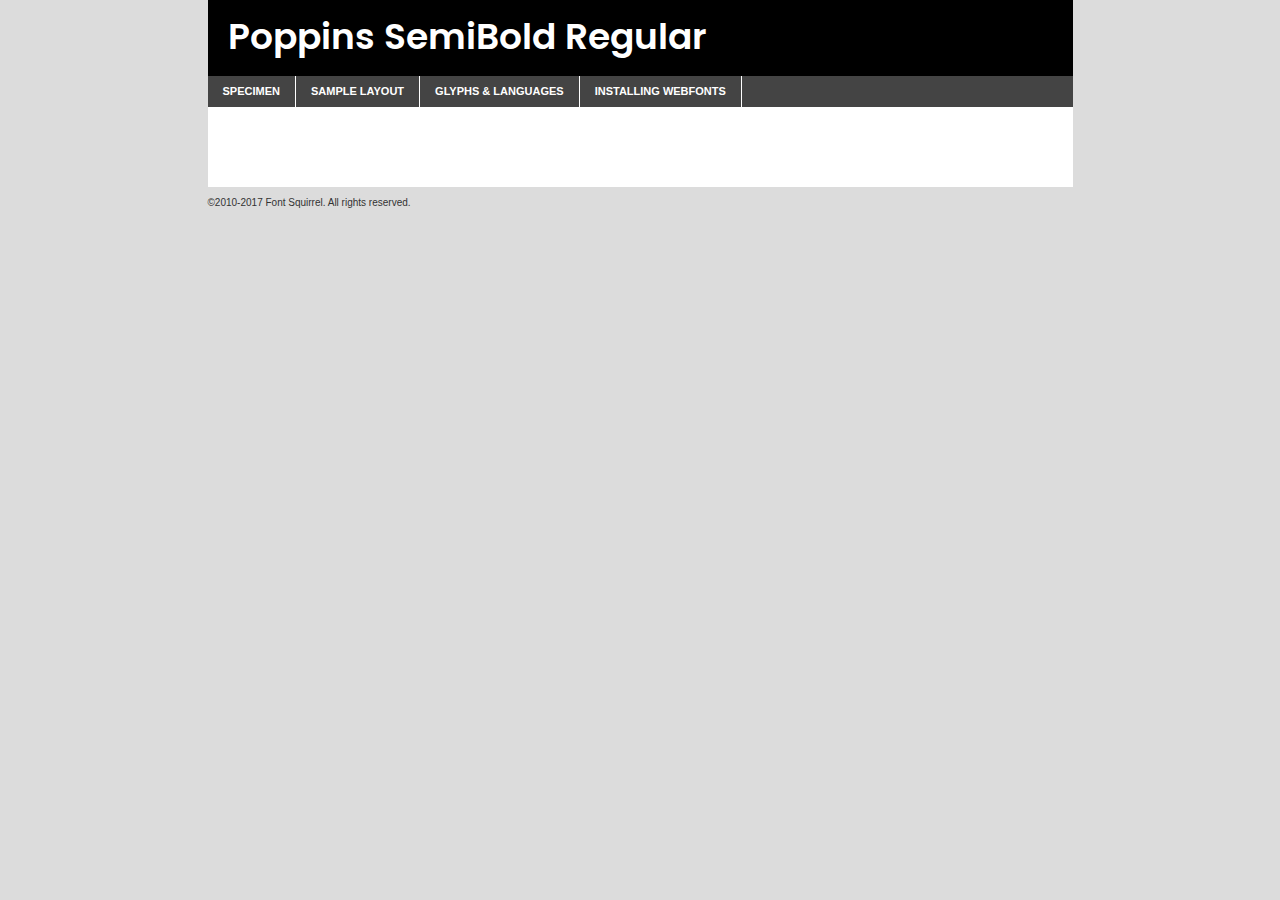
<file: Landing Page/Components/fonts/poppins-semibold-demo.html>
<!DOCTYPE html PUBLIC "-//W3C//DTD XHTML 1.0 Transitional//EN"
	"http://www.w3.org/TR/xhtml1/DTD/xhtml1-transitional.dtd">

<html xmlns="http://www.w3.org/1999/xhtml" xml:lang="en" lang="en">
<head>
	<meta http-equiv="Content-Type" content="text/html; charset=utf-8" />
	<script src="http://ajax.googleapis.com/ajax/libs/jquery/1.7.2/jquery.min.js" type="text/javascript" charset="utf-8"></script>
	<script type="text/javascript">
	(function($){$.fn.easyTabs=function(option){var param=jQuery.extend({fadeSpeed:"fast",defaultContent:1,activeClass:'active'},option);$(this).each(function(){var thisId="#"+this.id;if(param.defaultContent==''){param.defaultContent=1;}
	if(typeof param.defaultContent=="number")
	{var defaultTab=$(thisId+" .tabs li:eq("+(param.defaultContent-1)+") a").attr('href').substr(1);}else{var defaultTab=param.defaultContent;}
	$(thisId+" .tabs li a").each(function(){var tabToHide=$(this).attr('href').substr(1);$("#"+tabToHide).addClass('easytabs-tab-content');});hideAll();changeContent(defaultTab);function hideAll(){$(thisId+" .easytabs-tab-content").hide();}
	function changeContent(tabId){hideAll();$(thisId+" .tabs li").removeClass(param.activeClass);$(thisId+" .tabs li a[href=#"+tabId+"]").closest('li').addClass(param.activeClass);if(param.fadeSpeed!="none")
	{$(thisId+" #"+tabId).fadeIn(param.fadeSpeed);}else{$(thisId+" #"+tabId).show();}}
	$(thisId+" .tabs li").click(function(){var tabId=$(this).find('a').attr('href').substr(1);changeContent(tabId);return false;});});}})(jQuery);
	</script>
	<link rel="stylesheet" href="specimen_files/specimen_stylesheet.css" type="text/css" charset="utf-8" />
	<link rel="stylesheet" href="stylesheet.css" type="text/css" charset="utf-8" />

	<style type="text/css">
					body{
				font-family: 'poppinssemibold';
							}
		</style>

	<title>Poppins SemiBold Regular Specimen</title>
	
	
	<script type="text/javascript" charset="utf-8">
		$(document).ready(function() {
			$('#container').easyTabs({defaultContent:1});
		});
	</script>
</head>

<body>
<div id="container">
	<div id="header">
		Poppins SemiBold Regular	</div>
	<ul class="tabs">
		<li><a href="#specimen">Specimen</a></li>
		<li><a href="#layout">Sample Layout</a></li>
				<li><a href="#glyphs">Glyphs &amp; Languages</a></li>
		<li><a href="#installing">Installing Webfonts</a></li>
		
	</ul>
	
	<div id="main_content">

		
			<div id="specimen">
		
				<div class="section">
					<div class="grid12 firstcol">
						<div class="huge">AaBb</div>
					</div>
				</div>
		
				<div class="section">
					<div class="glyph_range">A&#x200B;B&#x200b;C&#x200b;D&#x200b;E&#x200b;F&#x200b;G&#x200b;H&#x200b;I&#x200b;J&#x200b;K&#x200b;L&#x200b;M&#x200b;N&#x200b;O&#x200b;P&#x200b;Q&#x200b;R&#x200b;S&#x200b;T&#x200b;U&#x200b;V&#x200b;W&#x200b;X&#x200b;Y&#x200b;Z&#x200b;a&#x200b;b&#x200b;c&#x200b;d&#x200b;e&#x200b;f&#x200b;g&#x200b;h&#x200b;i&#x200b;j&#x200b;k&#x200b;l&#x200b;m&#x200b;n&#x200b;o&#x200b;p&#x200b;q&#x200b;r&#x200b;s&#x200b;t&#x200b;u&#x200b;v&#x200b;w&#x200b;x&#x200b;y&#x200b;z&#x200b;1&#x200b;2&#x200b;3&#x200b;4&#x200b;5&#x200b;6&#x200b;7&#x200b;8&#x200b;9&#x200b;0&#x200b;&amp;&#x200b;.&#x200b;,&#x200b;?&#x200b;!&#x200b;&#64;&#x200b;(&#x200b;)&#x200b;#&#x200b;$&#x200b;%&#x200b;*&#x200b;+&#x200b;-&#x200b;=&#x200b;:&#x200b;;</div>
				</div>
				<div class="section">
					<div class="grid12 firstcol">
						<table class="sample_table">
							<tr><td>10</td><td class="size10">abcdefghijklmnopqrstuvwxyzABCDEFGHIJKLMNOPQRSTUVWXYZ0123456789abcdefghijklmnopqrstuvwxyzABCDEFGHIJKLMNOPQRSTUVWXYZ0123456789abcdefghijklmnopqrstuvwxyzABCDEFGHIJKLMNOPQRSTUVWXYZ</td></tr>
							<tr><td>11</td><td class="size11">abcdefghijklmnopqrstuvwxyzABCDEFGHIJKLMNOPQRSTUVWXYZ0123456789abcdefghijklmnopqrstuvwxyzABCDEFGHIJKLMNOPQRSTUVWXYZ0123456789abcdefghijklmnopqrstuvwxyzABCDEFGHIJKLMNOPQRSTUVWXYZ</td></tr>
							<tr><td>12</td><td class="size12">abcdefghijklmnopqrstuvwxyzABCDEFGHIJKLMNOPQRSTUVWXYZ0123456789abcdefghijklmnopqrstuvwxyzABCDEFGHIJKLMNOPQRSTUVWXYZ0123456789abcdefghijklmnopqrstuvwxyzABCDEFGHIJKLMNOPQRSTUVWXYZ</td></tr>
							<tr><td>13</td><td class="size13">abcdefghijklmnopqrstuvwxyzABCDEFGHIJKLMNOPQRSTUVWXYZ0123456789abcdefghijklmnopqrstuvwxyzABCDEFGHIJKLMNOPQRSTUVWXYZ0123456789abcdefghijklmnopqrstuvwxyzABCDEFGHIJKLMNOPQRSTUVWXYZ</td></tr>
							<tr><td>14</td><td class="size14">abcdefghijklmnopqrstuvwxyzABCDEFGHIJKLMNOPQRSTUVWXYZ0123456789abcdefghijklmnopqrstuvwxyzABCDEFGHIJKLMNOPQRSTUVWXYZ0123456789abcdefghijklmnopqrstuvwxyzABCDEFGHIJKLMNOPQRSTUVWXYZ</td></tr>
							<tr><td>16</td><td class="size16">abcdefghijklmnopqrstuvwxyzABCDEFGHIJKLMNOPQRSTUVWXYZ0123456789abcdefghijklmnopqrstuvwxyzABCDEFGHIJKLMNOPQRSTUVWXYZ</td></tr>
							<tr><td>18</td><td class="size18">abcdefghijklmnopqrstuvwxyzABCDEFGHIJKLMNOPQRSTUVWXYZ0123456789abcdefghijklmnopqrstuvwxyzABCDEFGHIJKLMNOPQRSTUVWXYZ</td></tr>
							<tr><td>20</td><td class="size20">abcdefghijklmnopqrstuvwxyzABCDEFGHIJKLMNOPQRSTUVWXYZ0123456789abcdefghijklmnopqrstuvwxyzABCDEFGHIJKLMNOPQRSTUVWXYZ</td></tr>
							<tr><td>24</td><td class="size24">abcdefghijklmnopqrstuvwxyzABCDEFGHIJKLMNOPQRSTUVWXYZ0123456789abcdefghijklmnopqrstuvwxyzABCDEFGHIJKLMNOPQRSTUVWXYZ</td></tr>
							<tr><td>30</td><td class="size30">abcdefghijklmnopqrstuvwxyzABCDEFGHIJKLMNOPQRSTUVWXYZ0123456789abcdefghijklmnopqrstuvwxyzABCDEFGHIJKLMNOPQRSTUVWXYZ</td></tr>
							<tr><td>36</td><td class="size36">abcdefghijklmnopqrstuvwxyzABCDEFGHIJKLMNOPQRSTUVWXYZ0123456789abcdefghijklmnopqrstuvwxyzABCDEFGHIJKLMNOPQRSTUVWXYZ</td></tr>
							<tr><td>48</td><td class="size48">abcdefghijklmnopqrstuvwxyzABCDEFGHIJKLMNOPQRSTUVWXYZ0123456789abcdefghijklmnopqrstuvwxyzABCDEFGHIJKLMNOPQRSTUVWXYZ</td></tr>
							<tr><td>60</td><td class="size60">abcdefghijklmnopqrstuvwxyzABCDEFGHIJKLMNOPQRSTUVWXYZ0123456789abcdefghijklmnopqrstuvwxyzABCDEFGHIJKLMNOPQRSTUVWXYZ</td></tr>
							<tr><td>72</td><td class="size72">abcdefghijklmnopqrstuvwxyzABCDEFGHIJKLMNOPQRSTUVWXYZ0123456789abcdefghijklmnopqrstuvwxyzABCDEFGHIJKLMNOPQRSTUVWXYZ</td></tr>
							<tr><td>90</td><td class="size90">abcdefghijklmnopqrstuvwxyzABCDEFGHIJKLMNOPQRSTUVWXYZ0123456789abcdefghijklmnopqrstuvwxyzABCDEFGHIJKLMNOPQRSTUVWXYZ</td></tr>
						</table>
				
					</div>
			
				</div>
		
		
		
								<div class="section" id="bodycomparison">


										<div id="xheight">
				<div class="fontbody">&#x25FC;&#x25FC;&#x25FC;&#x25FC;&#x25FC;&#x25FC;&#x25FC;&#x25FC;&#x25FC;&#x25FC;&#x25FC;&#x25FC;&#x25FC;&#x25FC;&#x25FC;&#x25FC;&#x25FC;&#x25FC;&#x25FC;&#x25FC;&#x25FC;&#x25FC;&#x25FC;&#x25FC;&#x25FC;&#x25FC;&#x25FC;&#x25FC;&#x25FC;&#x25FC;&#x25FC;&#x25FC;&#x25FC;&#x25FC;&#x25FC;&#x25FC;&#x25FC;&#x25FC;&#x25FC;&#x25FC;&#x25FC;&#x25FC;&#x25FC;&#x25FC;&#x25FC;&#x25FC;&#x25FC;&#x25FC;&#x25FC;&#x25FC;&#x25FC;&#x25FC;&#x25FC;&#x25FC;&#x25FC;&#x25FC;&#x25FC;&#x25FC;&#x25FC;&#x25FC;&#x25FC;&#x25FC;&#x25FC;&#x25FC;&#x25FC;&#x25FC;&#x25FC;&#x25FC;&#x25FC;&#x25FC;&#x25FC;&#x25FC;&#x25FC;&#x25FC;&#x25FC;&#x25FC;&#x25FC;&#x25FC;&#x25FC;&#x25FC;&#x25FC;&#x25FC;&#x25FC;&#x25FC;&#x25FC;&#x25FC;&#x25FC;&#x25FC;&#x25FC;&#x25FC;&#x25FC;&#x25FC;&#x25FC;&#x25FC;&#x25FC;&#x25FC;&#x25FC;&#x25FC;&#x25FC;body</div><div class="arialbody">body</div><div class="verdanabody">body</div><div class="georgiabody">body</div></div>
										<div class="fontbody" style="z-index:1">
											body<span>Poppins SemiBold Regular</span>
										</div>
										<div class="arialbody" style="z-index:1">
											body<span>Arial</span>
										</div>
										<div class="verdanabody" style="z-index:1">
											body<span>Verdana</span>
										</div>
										<div class="georgiabody" style="z-index:1">
											body<span>Georgia</span>
										</div>



								</div>
		
		
				<div class="section psample psample_row1" id="">
					
					<div class="grid2 firstcol">
						<p class="size10"><span>10.</span>Aenean lacinia bibendum nulla sed consectetur. Fusce dapibus, tellus ac cursus commodo, tortor mauris condimentum nibh, ut fermentum massa justo sit amet risus. Nullam id dolor id nibh ultricies vehicula ut id elit. Cum sociis natoque penatibus et magnis dis parturient montes, nascetur ridiculus mus. Nulla vitae elit libero, a pharetra augue.</p>
			
					</div>
					<div class="grid3">
						<p class="size11"><span>11.</span>Aenean lacinia bibendum nulla sed consectetur. Fusce dapibus, tellus ac cursus commodo, tortor mauris condimentum nibh, ut fermentum massa justo sit amet risus. Nullam id dolor id nibh ultricies vehicula ut id elit. Cum sociis natoque penatibus et magnis dis parturient montes, nascetur ridiculus mus. Nulla vitae elit libero, a pharetra augue.</p>
			
					</div>
					<div class="grid3">
						<p class="size12"><span>12.</span>Aenean lacinia bibendum nulla sed consectetur. Fusce dapibus, tellus ac cursus commodo, tortor mauris condimentum nibh, ut fermentum massa justo sit amet risus. Nullam id dolor id nibh ultricies vehicula ut id elit. Cum sociis natoque penatibus et magnis dis parturient montes, nascetur ridiculus mus. Nulla vitae elit libero, a pharetra augue.</p>
			
					</div>
					<div class="grid4">
						<p class="size13"><span>13.</span>Aenean lacinia bibendum nulla sed consectetur. Fusce dapibus, tellus ac cursus commodo, tortor mauris condimentum nibh, ut fermentum massa justo sit amet risus. Nullam id dolor id nibh ultricies vehicula ut id elit. Cum sociis natoque penatibus et magnis dis parturient montes, nascetur ridiculus mus. Nulla vitae elit libero, a pharetra augue.</p>
			
					</div>
					<div class="white_blend"></div>
					
				</div>
				<div class="section psample psample_row2" id="">
					<div class="grid3 firstcol">
						<p class="size14"><span>14.</span>Aenean lacinia bibendum nulla sed consectetur. Fusce dapibus, tellus ac cursus commodo, tortor mauris condimentum nibh, ut fermentum massa justo sit amet risus. Nullam id dolor id nibh ultricies vehicula ut id elit. Cum sociis natoque penatibus et magnis dis parturient montes, nascetur ridiculus mus. Nulla vitae elit libero, a pharetra augue.</p>
			
					</div>
					<div class="grid4">
						<p class="size16"><span>16.</span>Aenean lacinia bibendum nulla sed consectetur. Fusce dapibus, tellus ac cursus commodo, tortor mauris condimentum nibh, ut fermentum massa justo sit amet risus. Nullam id dolor id nibh ultricies vehicula ut id elit. Cum sociis natoque penatibus et magnis dis parturient montes, nascetur ridiculus mus. Nulla vitae elit libero, a pharetra augue.</p>
			
					</div>
					<div class="grid5">
						<p class="size18"><span>18.</span>Aenean lacinia bibendum nulla sed consectetur. Fusce dapibus, tellus ac cursus commodo, tortor mauris condimentum nibh, ut fermentum massa justo sit amet risus. Nullam id dolor id nibh ultricies vehicula ut id elit. Cum sociis natoque penatibus et magnis dis parturient montes, nascetur ridiculus mus. Nulla vitae elit libero, a pharetra augue.</p>
			
					</div>

					<div class="white_blend"></div>

				</div>
				
				<div class="section psample psample_row3" id="">
					<div class="grid5 firstcol">
						<p class="size20"><span>20.</span>Aenean lacinia bibendum nulla sed consectetur. Fusce dapibus, tellus ac cursus commodo, tortor mauris condimentum nibh, ut fermentum massa justo sit amet risus. Nullam id dolor id nibh ultricies vehicula ut id elit. Cum sociis natoque penatibus et magnis dis parturient montes, nascetur ridiculus mus. Nulla vitae elit libero, a pharetra augue.</p>
					</div>
					<div class="grid7">
						<p class="size24"><span>24.</span>Aenean lacinia bibendum nulla sed consectetur. Fusce dapibus, tellus ac cursus commodo, tortor mauris condimentum nibh, ut fermentum massa justo sit amet risus. Nullam id dolor id nibh ultricies vehicula ut id elit. Cum sociis natoque penatibus et magnis dis parturient montes, nascetur ridiculus mus. Nulla vitae elit libero, a pharetra augue.</p>
					</div>
					
					<div class="white_blend"></div>
					
				</div>
				
				<div class="section psample psample_row4" id="">
					<div class="grid12 firstcol">
						<p class="size30"><span>30.</span>Aenean lacinia bibendum nulla sed consectetur. Fusce dapibus, tellus ac cursus commodo, tortor mauris condimentum nibh, ut fermentum massa justo sit amet risus. Nullam id dolor id nibh ultricies vehicula ut id elit. Cum sociis natoque penatibus et magnis dis parturient montes, nascetur ridiculus mus. Nulla vitae elit libero, a pharetra augue.</p>
					</div>
					<div class="white_blend"></div>
					
				</div>
				
				
				
				<div class="section psample psample_row1 fullreverse">
					<div class="grid2 firstcol">
						<p class="size10"><span>10.</span>Aenean lacinia bibendum nulla sed consectetur. Fusce dapibus, tellus ac cursus commodo, tortor mauris condimentum nibh, ut fermentum massa justo sit amet risus. Nullam id dolor id nibh ultricies vehicula ut id elit. Cum sociis natoque penatibus et magnis dis parturient montes, nascetur ridiculus mus. Nulla vitae elit libero, a pharetra augue.</p>
			
					</div>
					<div class="grid3">
						<p class="size11"><span>11.</span>Aenean lacinia bibendum nulla sed consectetur. Fusce dapibus, tellus ac cursus commodo, tortor mauris condimentum nibh, ut fermentum massa justo sit amet risus. Nullam id dolor id nibh ultricies vehicula ut id elit. Cum sociis natoque penatibus et magnis dis parturient montes, nascetur ridiculus mus. Nulla vitae elit libero, a pharetra augue.</p>
			
					</div>
					<div class="grid3">
						<p class="size12"><span>12.</span>Aenean lacinia bibendum nulla sed consectetur. Fusce dapibus, tellus ac cursus commodo, tortor mauris condimentum nibh, ut fermentum massa justo sit amet risus. Nullam id dolor id nibh ultricies vehicula ut id elit. Cum sociis natoque penatibus et magnis dis parturient montes, nascetur ridiculus mus. Nulla vitae elit libero, a pharetra augue.</p>
			
					</div>
					<div class="grid4">
						<p class="size13"><span>13.</span>Aenean lacinia bibendum nulla sed consectetur. Fusce dapibus, tellus ac cursus commodo, tortor mauris condimentum nibh, ut fermentum massa justo sit amet risus. Nullam id dolor id nibh ultricies vehicula ut id elit. Cum sociis natoque penatibus et magnis dis parturient montes, nascetur ridiculus mus. Nulla vitae elit libero, a pharetra augue.</p>
			
					</div>
					<div class="black_blend"></div>
					
				</div>
				
				<div class="section psample psample_row2 fullreverse">
					<div class="grid3 firstcol">
						<p class="size14"><span>14.</span>Aenean lacinia bibendum nulla sed consectetur. Fusce dapibus, tellus ac cursus commodo, tortor mauris condimentum nibh, ut fermentum massa justo sit amet risus. Nullam id dolor id nibh ultricies vehicula ut id elit. Cum sociis natoque penatibus et magnis dis parturient montes, nascetur ridiculus mus. Nulla vitae elit libero, a pharetra augue.</p>
			
					</div>
					<div class="grid4">
						<p class="size16"><span>16.</span>Aenean lacinia bibendum nulla sed consectetur. Fusce dapibus, tellus ac cursus commodo, tortor mauris condimentum nibh, ut fermentum massa justo sit amet risus. Nullam id dolor id nibh ultricies vehicula ut id elit. Cum sociis natoque penatibus et magnis dis parturient montes, nascetur ridiculus mus. Nulla vitae elit libero, a pharetra augue.</p>
			
					</div>
					<div class="grid5">
						<p class="size18"><span>18.</span>Aenean lacinia bibendum nulla sed consectetur. Fusce dapibus, tellus ac cursus commodo, tortor mauris condimentum nibh, ut fermentum massa justo sit amet risus. Nullam id dolor id nibh ultricies vehicula ut id elit. Cum sociis natoque penatibus et magnis dis parturient montes, nascetur ridiculus mus. Nulla vitae elit libero, a pharetra augue.</p>
			
					</div>
					<div class="black_blend"></div>

				</div>
				
				<div class="section psample fullreverse psample_row3" id="">
					<div class="grid5 firstcol">
						<p class="size20"><span>20.</span>Aenean lacinia bibendum nulla sed consectetur. Fusce dapibus, tellus ac cursus commodo, tortor mauris condimentum nibh, ut fermentum massa justo sit amet risus. Nullam id dolor id nibh ultricies vehicula ut id elit. Cum sociis natoque penatibus et magnis dis parturient montes, nascetur ridiculus mus. Nulla vitae elit libero, a pharetra augue.</p>
					</div>
					<div class="grid7">
						<p class="size24"><span>24.</span>Aenean lacinia bibendum nulla sed consectetur. Fusce dapibus, tellus ac cursus commodo, tortor mauris condimentum nibh, ut fermentum massa justo sit amet risus. Nullam id dolor id nibh ultricies vehicula ut id elit. Cum sociis natoque penatibus et magnis dis parturient montes, nascetur ridiculus mus. Nulla vitae elit libero, a pharetra augue.</p>
					</div>
					
					<div class="black_blend"></div>
					
				</div>
				
				<div class="section psample fullreverse psample_row4" id="" style="border-bottom: 20px #000 solid;">
					<div class="grid12 firstcol">
						<p class="size30"><span>30.</span>Aenean lacinia bibendum nulla sed consectetur. Fusce dapibus, tellus ac cursus commodo, tortor mauris condimentum nibh, ut fermentum massa justo sit amet risus. Nullam id dolor id nibh ultricies vehicula ut id elit. Cum sociis natoque penatibus et magnis dis parturient montes, nascetur ridiculus mus. Nulla vitae elit libero, a pharetra augue.</p>
					</div>
					<div class="black_blend"></div>
					
				</div>
				
				
				
				
			</div>
			
			<div id="layout">
				
				<div class="section">
					
					<div class="grid12 firstcol">
						<h1>Lorem Ipsum Dolor</h1>
						<h2>Etiam porta sem malesuada magna mollis euismod</h2>
						
						<p class="byline">By <a href="#link">Aenean Lacinia</a></p>
					</div>
				</div>
				<div class="section">
					<div class="grid8 firstcol">
						<p class="large">Donec sed odio dui. Morbi leo risus, porta ac consectetur ac, vestibulum at eros. Fusce dapibus, tellus ac cursus commodo, tortor mauris condimentum nibh, ut fermentum massa justo sit amet risus. </p>

						
						<h3>Pellentesque ornare sem</h3>

						<p>Maecenas sed diam eget risus varius blandit sit amet non magna. Maecenas faucibus mollis interdum. Donec ullamcorper nulla non metus auctor fringilla. Nullam id dolor id nibh ultricies vehicula ut id elit. Nullam id dolor id nibh ultricies vehicula ut id elit. </p>

						<p>Aenean eu leo quam. Pellentesque ornare sem lacinia quam venenatis vestibulum. Lorem ipsum dolor sit amet, consectetur adipiscing elit. Cum sociis natoque penatibus et magnis dis parturient montes, nascetur ridiculus mus. </p>

						<p>Nulla vitae elit libero, a pharetra augue. Praesent commodo cursus magna, vel scelerisque nisl consectetur et. Aenean lacinia bibendum nulla sed consectetur. </p>

						<p>Nullam quis risus eget urna mollis ornare vel eu leo. Nullam quis risus eget urna mollis ornare vel eu leo. Maecenas sed diam eget risus varius blandit sit amet non magna. Donec ullamcorper nulla non metus auctor fringilla. </p>

						<h3>Cras mattis consectetur</h3>

						<p>Aenean eu leo quam. Pellentesque ornare sem lacinia quam venenatis vestibulum. Aenean lacinia bibendum nulla sed consectetur. Integer posuere erat a ante venenatis dapibus posuere velit aliquet. Cras mattis consectetur purus sit amet fermentum. </p>

						<p>Nullam id dolor id nibh ultricies vehicula ut id elit. Nullam quis risus eget urna mollis ornare vel eu leo. Cras mattis consectetur purus sit amet fermentum.</p>
					</div>
					
					<div class="grid4 sidebar">
						
						<div class="box reverse">
							<p class="last">Nullam quis risus eget urna mollis ornare vel eu leo. Donec ullamcorper nulla non metus auctor fringilla. Cras mattis consectetur purus sit amet fermentum. Sed posuere consectetur est at lobortis. Lorem ipsum dolor sit amet, consectetur adipiscing elit. </p>
						</div>
						
						<p class="caption">Maecenas sed diam eget risus varius.</p>

						<p>Vestibulum id ligula porta felis euismod semper. Integer posuere erat a ante venenatis dapibus posuere velit aliquet. Vestibulum id ligula porta felis euismod semper. Sed posuere consectetur est at lobortis. Maecenas sed diam eget risus varius blandit sit amet non magna. Fusce dapibus, tellus ac cursus commodo, tortor mauris condimentum nibh, ut fermentum massa justo sit amet risus. </p>

					

						<p>Duis mollis, est non commodo luctus, nisi erat porttitor ligula, eget lacinia odio sem nec elit. Aenean lacinia bibendum nulla sed consectetur. Vivamus sagittis lacus vel augue laoreet rutrum faucibus dolor auctor. Aenean lacinia bibendum nulla sed consectetur. Nullam quis risus eget urna mollis ornare vel eu leo. </p>

						<p>Praesent commodo cursus magna, vel scelerisque nisl consectetur et. Donec ullamcorper nulla non metus auctor fringilla. Maecenas faucibus mollis interdum. Fusce dapibus, tellus ac cursus commodo, tortor mauris condimentum nibh, ut fermentum massa justo sit amet risus. </p>

					</div>
				</div>
				
			</div>


			



		<div id="glyphs">
			<div class="section">
				<div class="grid12 firstcol">
			
				<h1>Language Support</h1>
				<p>The subset of Poppins SemiBold Regular in this kit supports the following languages:<br />
			
					English, Arrernte, Bislama, Cebuano, Fijian, Gilbertese, Hmong, Ibanag, Iloko_ilokano, Interglossa_glosa, Interlingua, Lojban, Manx, Norfolk_pitcairnese, Oromo, Rotokas, Samoan, Sardinian, Seychelles_creole, Shona, Somali, Southern_ndebele, Swahili, Swati_swazi, Tok_pisin, Warlpiri, Xhosa, Zulu, Latinbasic, Demo				</p>
				<h1>Glyph Chart</h1>
				<p>The subset of Poppins SemiBold Regular in this kit includes all the glyphs listed below. Unicode entities are included above each glyph to help you insert individual characters into your layout.</p>
				<div id="glyph_chart">
			
																														 <div><p>&amp;#13;</p>&#13;</div>
																				 <div><p>&amp;#32;</p>&#32;</div>
																				 <div><p>&amp;#33;</p>&#33;</div>
																				 <div><p>&amp;#34;</p>&#34;</div>
																				 <div><p>&amp;#35;</p>&#35;</div>
																				 <div><p>&amp;#36;</p>&#36;</div>
																				 <div><p>&amp;#37;</p>&#37;</div>
																				 <div><p>&amp;#38;</p>&#38;</div>
																				 <div><p>&amp;#39;</p>&#39;</div>
																				 <div><p>&amp;#40;</p>&#40;</div>
																				 <div><p>&amp;#41;</p>&#41;</div>
																				 <div><p>&amp;#42;</p>&#42;</div>
																				 <div><p>&amp;#43;</p>&#43;</div>
																				 <div><p>&amp;#44;</p>&#44;</div>
																				 <div><p>&amp;#46;</p>&#46;</div>
																				 <div><p>&amp;#47;</p>&#47;</div>
																				 <div><p>&amp;#48;</p>&#48;</div>
																				 <div><p>&amp;#49;</p>&#49;</div>
																				 <div><p>&amp;#50;</p>&#50;</div>
																				 <div><p>&amp;#51;</p>&#51;</div>
																				 <div><p>&amp;#52;</p>&#52;</div>
																				 <div><p>&amp;#53;</p>&#53;</div>
																				 <div><p>&amp;#54;</p>&#54;</div>
																				 <div><p>&amp;#55;</p>&#55;</div>
																				 <div><p>&amp;#56;</p>&#56;</div>
																				 <div><p>&amp;#57;</p>&#57;</div>
																				 <div><p>&amp;#60;</p>&#60;</div>
																				 <div><p>&amp;#61;</p>&#61;</div>
																				 <div><p>&amp;#62;</p>&#62;</div>
																				 <div><p>&amp;#63;</p>&#63;</div>
																				 <div><p>&amp;#64;</p>&#64;</div>
																				 <div><p>&amp;#65;</p>&#65;</div>
																				 <div><p>&amp;#66;</p>&#66;</div>
																				 <div><p>&amp;#67;</p>&#67;</div>
																				 <div><p>&amp;#68;</p>&#68;</div>
																				 <div><p>&amp;#69;</p>&#69;</div>
																				 <div><p>&amp;#70;</p>&#70;</div>
																				 <div><p>&amp;#71;</p>&#71;</div>
																				 <div><p>&amp;#72;</p>&#72;</div>
																				 <div><p>&amp;#73;</p>&#73;</div>
																				 <div><p>&amp;#74;</p>&#74;</div>
																				 <div><p>&amp;#75;</p>&#75;</div>
																				 <div><p>&amp;#76;</p>&#76;</div>
																				 <div><p>&amp;#77;</p>&#77;</div>
																				 <div><p>&amp;#78;</p>&#78;</div>
																				 <div><p>&amp;#79;</p>&#79;</div>
																				 <div><p>&amp;#80;</p>&#80;</div>
																				 <div><p>&amp;#81;</p>&#81;</div>
																				 <div><p>&amp;#82;</p>&#82;</div>
																				 <div><p>&amp;#83;</p>&#83;</div>
																				 <div><p>&amp;#84;</p>&#84;</div>
																				 <div><p>&amp;#85;</p>&#85;</div>
																				 <div><p>&amp;#86;</p>&#86;</div>
																				 <div><p>&amp;#87;</p>&#87;</div>
																				 <div><p>&amp;#88;</p>&#88;</div>
																				 <div><p>&amp;#89;</p>&#89;</div>
																				 <div><p>&amp;#90;</p>&#90;</div>
																				 <div><p>&amp;#91;</p>&#91;</div>
																				 <div><p>&amp;#92;</p>&#92;</div>
																				 <div><p>&amp;#93;</p>&#93;</div>
																				 <div><p>&amp;#94;</p>&#94;</div>
																				 <div><p>&amp;#95;</p>&#95;</div>
																				 <div><p>&amp;#96;</p>&#96;</div>
																				 <div><p>&amp;#97;</p>&#97;</div>
																				 <div><p>&amp;#98;</p>&#98;</div>
																				 <div><p>&amp;#99;</p>&#99;</div>
																				 <div><p>&amp;#100;</p>&#100;</div>
																				 <div><p>&amp;#101;</p>&#101;</div>
																				 <div><p>&amp;#102;</p>&#102;</div>
																				 <div><p>&amp;#103;</p>&#103;</div>
																				 <div><p>&amp;#104;</p>&#104;</div>
																				 <div><p>&amp;#105;</p>&#105;</div>
																				 <div><p>&amp;#106;</p>&#106;</div>
																				 <div><p>&amp;#107;</p>&#107;</div>
																				 <div><p>&amp;#108;</p>&#108;</div>
																				 <div><p>&amp;#109;</p>&#109;</div>
																				 <div><p>&amp;#110;</p>&#110;</div>
																				 <div><p>&amp;#111;</p>&#111;</div>
																				 <div><p>&amp;#112;</p>&#112;</div>
																				 <div><p>&amp;#113;</p>&#113;</div>
																				 <div><p>&amp;#114;</p>&#114;</div>
																				 <div><p>&amp;#115;</p>&#115;</div>
																				 <div><p>&amp;#116;</p>&#116;</div>
																				 <div><p>&amp;#117;</p>&#117;</div>
																				 <div><p>&amp;#118;</p>&#118;</div>
																				 <div><p>&amp;#119;</p>&#119;</div>
																				 <div><p>&amp;#120;</p>&#120;</div>
																				 <div><p>&amp;#121;</p>&#121;</div>
																				 <div><p>&amp;#122;</p>&#122;</div>
																				 <div><p>&amp;#123;</p>&#123;</div>
																				 <div><p>&amp;#124;</p>&#124;</div>
																				 <div><p>&amp;#125;</p>&#125;</div>
																				 <div><p>&amp;#126;</p>&#126;</div>
																				 <div><p>&amp;#160;</p>&#160;</div>
																				 <div><p>&amp;#161;</p>&#161;</div>
																				 <div><p>&amp;#162;</p>&#162;</div>
																				 <div><p>&amp;#163;</p>&#163;</div>
																				 <div><p>&amp;#164;</p>&#164;</div>
																				 <div><p>&amp;#165;</p>&#165;</div>
																				 <div><p>&amp;#166;</p>&#166;</div>
																				 <div><p>&amp;#167;</p>&#167;</div>
																				 <div><p>&amp;#168;</p>&#168;</div>
																				 <div><p>&amp;#169;</p>&#169;</div>
																				 <div><p>&amp;#170;</p>&#170;</div>
																				 <div><p>&amp;#171;</p>&#171;</div>
																				 <div><p>&amp;#172;</p>&#172;</div>
																				 <div><p>&amp;#174;</p>&#174;</div>
																				 <div><p>&amp;#175;</p>&#175;</div>
																				 <div><p>&amp;#176;</p>&#176;</div>
																				 <div><p>&amp;#177;</p>&#177;</div>
																				 <div><p>&amp;#178;</p>&#178;</div>
																				 <div><p>&amp;#179;</p>&#179;</div>
																				 <div><p>&amp;#180;</p>&#180;</div>
																				 <div><p>&amp;#181;</p>&#181;</div>
																				 <div><p>&amp;#182;</p>&#182;</div>
																				 <div><p>&amp;#184;</p>&#184;</div>
																				 <div><p>&amp;#185;</p>&#185;</div>
																				 <div><p>&amp;#186;</p>&#186;</div>
																				 <div><p>&amp;#187;</p>&#187;</div>
																				 <div><p>&amp;#188;</p>&#188;</div>
																				 <div><p>&amp;#189;</p>&#189;</div>
																				 <div><p>&amp;#190;</p>&#190;</div>
																				 <div><p>&amp;#191;</p>&#191;</div>
																				 <div><p>&amp;#198;</p>&#198;</div>
																				 <div><p>&amp;#199;</p>&#199;</div>
																				 <div><p>&amp;#208;</p>&#208;</div>
																				 <div><p>&amp;#215;</p>&#215;</div>
																				 <div><p>&amp;#216;</p>&#216;</div>
																				 <div><p>&amp;#222;</p>&#222;</div>
																				 <div><p>&amp;#223;</p>&#223;</div>
																				 <div><p>&amp;#230;</p>&#230;</div>
																				 <div><p>&amp;#231;</p>&#231;</div>
																				 <div><p>&amp;#240;</p>&#240;</div>
																				 <div><p>&amp;#247;</p>&#247;</div>
																				 <div><p>&amp;#248;</p>&#248;</div>
																				 <div><p>&amp;#254;</p>&#254;</div>
																				 <div><p>&amp;#305;</p>&#305;</div>
																				 <div><p>&amp;#338;</p>&#338;</div>
																				 <div><p>&amp;#339;</p>&#339;</div>
																				 <div><p>&amp;#710;</p>&#710;</div>
																				 <div><p>&amp;#730;</p>&#730;</div>
																				 <div><p>&amp;#732;</p>&#732;</div>
																				 <div><p>&amp;#8192;</p>&#8192;</div>
																				 <div><p>&amp;#8193;</p>&#8193;</div>
																				 <div><p>&amp;#8194;</p>&#8194;</div>
																				 <div><p>&amp;#8195;</p>&#8195;</div>
																				 <div><p>&amp;#8196;</p>&#8196;</div>
																				 <div><p>&amp;#8197;</p>&#8197;</div>
																				 <div><p>&amp;#8198;</p>&#8198;</div>
																				 <div><p>&amp;#8199;</p>&#8199;</div>
																				 <div><p>&amp;#8200;</p>&#8200;</div>
																				 <div><p>&amp;#8201;</p>&#8201;</div>
																				 <div><p>&amp;#8202;</p>&#8202;</div>
																				 <div><p>&amp;#8211;</p>&#8211;</div>
																				 <div><p>&amp;#8212;</p>&#8212;</div>
																				 <div><p>&amp;#8216;</p>&#8216;</div>
																				 <div><p>&amp;#8217;</p>&#8217;</div>
																				 <div><p>&amp;#8218;</p>&#8218;</div>
																				 <div><p>&amp;#8220;</p>&#8220;</div>
																				 <div><p>&amp;#8221;</p>&#8221;</div>
																				 <div><p>&amp;#8222;</p>&#8222;</div>
																				 <div><p>&amp;#8226;</p>&#8226;</div>
																				 <div><p>&amp;#8239;</p>&#8239;</div>
																				 <div><p>&amp;#8249;</p>&#8249;</div>
																				 <div><p>&amp;#8250;</p>&#8250;</div>
																				 <div><p>&amp;#8287;</p>&#8287;</div>
																				 <div><p>&amp;#8364;</p>&#8364;</div>
																				 <div><p>&amp;#8482;</p>&#8482;</div>
																				 <div><p>&amp;#8722;</p>&#8722;</div>
																				 <div><p>&amp;#9724;</p>&#9724;</div>
																				 <div><p>&amp;#64257;</p>&#64257;</div>
																																																</div>	
				</div>
		
		
			</div>
		</div>
		
		
		<div id="specs">
			
		</div>
	
		<div id="installing">
			<div class="section">
				<div class="grid7 firstcol">
					<h1>Installing Webfonts</h1>
					
					<p>Webfonts are supported by all major browser platforms but not all in the same way. There are currently four different font formats that must be included in order to target all browsers. This includes TTF, WOFF, EOT and SVG.</p>
					
					<h2>1. Upload your webfonts</h2>
					<p>You must upload your webfont kit to your website. They should be in or near the same directory as your CSS files.</p>
					
					<h2>2. Include the webfont stylesheet</h2>
					<p>A special CSS @font-face declaration helps the various browsers select the appropriate font it needs without causing you a bunch of headaches. Learn more about this syntax by reading the <a href="https://www.fontspring.com/blog/further-hardening-of-the-bulletproof-syntax">Fontspring blog post</a> about it. The code for it is as follows:</p>


<code>
@font-face{ 
	font-family: 'MyWebFont';
	src: url('WebFont.eot');
	src: url('WebFont.eot?#iefix') format('embedded-opentype'),
	     url('WebFont.woff') format('woff'),
	     url('WebFont.ttf') format('truetype'),
	     url('WebFont.svg#webfont') format('svg');
}
</code>

	<p>We've already gone ahead and generated the code for you. All you have to do is link to the stylesheet in your HTML, like this:</p>
	<code>&lt;link rel=&quot;stylesheet&quot; href=&quot;stylesheet.css&quot; type=&quot;text/css&quot; charset=&quot;utf-8&quot; /&gt;</code>

					<h2>3. Modify your own stylesheet</h2>
					<p>To take advantage of your new fonts, you must tell your stylesheet to use them. Look at the original @font-face declaration above and find the property called "font-family." The name linked there will be what you use to reference the font. Prepend that webfont name to the font stack in the "font-family" property, inside the selector you want to change. For example:</p>
<code>p { font-family: 'WebFont', Arial, sans-serif; }</code>

<h2>4. Test</h2>
<p>Getting webfonts to work cross-browser <em>can</em> be tricky. Use the information in the sidebar to help you if you find that fonts aren't loading in a particular browser.</p>
				</div>
				
				<div class="grid5 sidebar">
					<div class="box">
						<h2>Troubleshooting<br />Font-Face Problems</h2>
						<p>Having trouble getting your webfonts to load in your new website? Here are some tips to sort out what might be the problem.</p>

						<h3>Fonts not showing in any browser</h3>

						<p>This sounds like you need to work on the plumbing. You either did not upload the fonts to the correct directory, or you did not link the fonts properly in the CSS. If you've confirmed that all this is correct and you still have a problem, take a look at your .htaccess file and see if requests are getting intercepted.</p>

						<h3>Fonts not loading in iPhone or iPad</h3>

						<p>The most common problem here is that you are serving the fonts from an IIS server. IIS refuses to serve files that have unknown MIME types. If that is the case, you must set the MIME type for SVG to "image/svg+xml" in the server settings. Follow these instructions from Microsoft if you need help.</p>

						<h3>Fonts not loading in Firefox</h3>

						<p>The primary reason for this failure? You are still using a version Firefox older than 3.5. So upgrade already! If that isn't it, then you are very likely serving fonts from a different domain. Firefox requires that all font assets be served from the same domain. Lastly it is possible that you need to add WOFF to your list of MIME types (if you are serving via IIS.)</p>

						<h3>Fonts not loading in IE</h3>

						<p>Are you looking at Internet Explorer on an actual Windows machine or are you cheating by using a service like Adobe BrowserLab? Many of these screenshot services do not render @font-face for IE. Best to test it on a real machine.</p>

						<h3>Fonts not loading in IE9</h3>

						<p>IE9, like Firefox, requires that fonts be served from the same domain as the website. Make sure that is the case.</p>
					</div>
				</div>
			</div>
			
		</div>
	
	</div>
	<div id="footer">
		<p>&copy;2010-2017 Font Squirrel. All rights reserved.</p>
	</div>
</div>
</body>
</html>
</file>
<file: Tesla-clone/style.css>
*{
    margin: 0;
    padding: 0;
    box-sizing: border-box;
    font-family: "Roboto", sans-serif;
}
html, body{
    height: 100%;
}
.center{
    max-width: 1280px;
    margin: 0 auto;
    padding: 0 2%;
}
section.main{
    width: 100%;
    min-height: 100%;
    background-image: url('Tesla.jpg/Homepage-Promotional-Carousel-Model-Y-Desktop-US.avif');
    background-position: center;
    background-size: cover;
}
header{
    display: flex ;
    justify-content: space-around;
}
.logo{
    position: relative;
    top: -40px;
}
.logo img{
    width: 130px;
}
.menu{
    margin-top: 15px;
}
.menu a{
    display: inline-block;
    margin: 0 10px;
    color: black;
    text-decoration: none;
    transition: 0.3s all;
    padding: 2px;
}
.menu a:hover{
background-color: rgba(200, 200, 200, 0.4);
}
.title{
    text-align: center;
}
.title h1{
    color: white;
    font-size: 60px;
    letter-spacing: 1.2px;
}
.title p a{
    color: white;
    letter-spacing: 1.2px;
}
.btn{
    margin-top: 20px;
    display: flex;
    justify-content: center;
    gap: 10px;
}
.btn a{
    display: inline-block;
    padding: 8px 30px;
    background-color: #3e6ae1;
    color: white;
    border-radius: 5px;
    text-decoration: none;
    margin: 0;
    min-width: 160px;
    text-align: center;
}
</file>
<file: Landing Page/Components/fonts/stylesheet.css>
/*! Generated by Font Squirrel (https://www.fontsquirrel.com) on May 19, 2021 */



@font-face {
    font-family: 'poppinsblack';
    src: url('poppins-black-webfont.woff2') format('woff2'),
         url('poppins-black-webfont.woff') format('woff');
    font-weight: normal;
    font-style: normal;

}




@font-face {
    font-family: 'poppinsbold';
    src: url('poppins-bold-webfont.woff2') format('woff2'),
         url('poppins-bold-webfont.woff') format('woff');
    font-weight: normal;
    font-style: normal;

}




@font-face {
    font-family: 'poppinslight';
    src: url('poppins-light-webfont.woff2') format('woff2'),
         url('poppins-light-webfont.woff') format('woff');
    font-weight: normal;
    font-style: normal;

}




@font-face {
    font-family: 'poppinsmedium';
    src: url('poppins-medium-webfont.woff2') format('woff2'),
         url('poppins-medium-webfont.woff') format('woff');
    font-weight: normal;
    font-style: normal;

}




@font-face {
    font-family: 'poppinsregular';
    src: url('poppins-regular-webfont.woff2') format('woff2'),
         url('poppins-regular-webfont.woff') format('woff');
    font-weight: normal;
    font-style: normal;

}




@font-face {
    font-family: 'poppinssemibold';
    src: url('poppins-semibold-webfont.woff2') format('woff2'),
         url('poppins-semibold-webfont.woff') format('woff');
    font-weight: normal;
    font-style: normal;

}
</file>
<file: Landing Page/Components/fonts/specimen_files/specimen_stylesheet.css>
@import url('grid_12-825-55-15.css');

/*  
	CSS Reset by Eric Meyer - Released under Public Domain
    http://meyerweb.com/eric/tools/css/reset/
*/
html, body, div, span, applet, object, iframe,
h1, h2, h3, h4, h5, h6, p, blockquote, pre,
a, abbr, acronym, address, big, cite, code,
del, dfn, em, font, img, ins, kbd, q, s, samp,
small, strike, strong, sub, sup, tt, var,
b, u, i, center, dl, dt, dd, ol, ul, li,
fieldset, form, label, legend, table, 
caption, tbody, tfoot, thead, tr, th, td 
                  {margin: 0;padding: 0;border: 0;outline: 0;
                  font-size: 100%;vertical-align: baseline;
                  background: transparent;}
body              {line-height: 1;}
ol, ul            {list-style: none;}
blockquote, q     {quotes: none;}
blockquote:before, blockquote:after,
q:before, q:after {content: '';	content: none;}
:focus            {outline: 0;}
ins               {text-decoration: none;}
del               {text-decoration: line-through;}
table             {border-collapse: collapse;border-spacing: 0;}




body {
	color: #000;
	background-color: #dcdcdc;
}

a {
	text-decoration: none;
	color: #1883ba;
}

h1{
	font-size: 32px;
	font-weight: normal;
	font-style: normal;
	margin-bottom: 18px;
}

h2{
	font-size: 18px;
}

#container {
	width: 865px;
	margin: 0px auto;
}


#header {
	padding: 20px;
	font-size: 36px;
	background-color: #000;
	color: #fff;
}

#header span {
	color: #666;
}
#main_content {
	background-color: #fff;
	padding: 60px 20px 20px;
}


#footer p {
	margin: 0;
	padding-top: 10px;
	padding-bottom: 50px;
	color: #333;
	font: 10px Arial, sans-serif;
}

.tabs {
	width: 100%;
	height: 31px;
	background-color: #444;
}
.tabs li {
	float:  left;
	margin: 0;
	overflow: hidden;
	background-color: #444;
}
.tabs li a {
	display: block;
	color: #fff;
	text-decoration: none;
	font: bold 11px/11px 'Arial';
	text-transform: uppercase;
	padding: 10px 15px;
	border-right: 1px solid #fff;
}

.tabs li a:hover {
		background-color: #00b3ff;

}

.tabs li.active a {
	color:  #000;
	background-color: #fff;
}



div.huge {
	
	font-size: 300px;
	line-height: 1em;
	padding: 0;
	letter-spacing: -.02em;
	overflow: hidden;
}
div.glyph_range {
	font-size: 72px;
	line-height: 1.1em;
}

.size10{ font-size: 10px; }
.size11{ font-size: 11px; }
.size12{ font-size: 12px; }
.size13{ font-size: 13px; }
.size14{ font-size: 14px; }
.size16{ font-size: 16px; }
.size18{ font-size: 18px; }
.size20{ font-size: 20px; }
.size24{ font-size: 24px; }
.size30{ font-size: 30px; }
.size36{ font-size: 36px; }
.size48{ font-size: 48px; }
.size60{ font-size: 60px; }
.size72{ font-size: 72px; }
.size90{ font-size: 90px; }


.psample_row1 {	height: 120px;}
.psample_row1 {	height: 120px;}
.psample_row2 {	height: 160px;}
.psample_row3 {	height: 160px;}
.psample_row4 {	height: 160px;}

.psample {
	overflow: hidden;
	position: relative;
}
.psample p {
	line-height: 1.3em;
	display: block;
	overflow: hidden;
	margin: 0;
}

.psample span {
	margin-right: .5em;
}

.white_blend {
	width: 100%;
	height: 61px;
	background-image: url([data-uri]);
	position: absolute;
	bottom: 0;
}
.black_blend {
	width: 100%;
	height: 61px;
	background-image: url([data-uri]);
	position: absolute;
	bottom: 0;
}
.fullreverse {
	background:  #000 !important;
	color:  #fff !important;
	margin-left: -20px;
	padding-left: 20px;
	margin-right: -20px;
	padding-right: 20px;
	padding: 20px;
	margin-bottom:0;
}


.sample_table td {
	padding-top: 3px;
	padding-bottom:5px;
	padding-left: 5px;
	vertical-align: middle;
	line-height: 1.2em;
}

.sample_table td:first-child {
	background-color: #eee;
	text-align: right;
	padding-right: 5px;
	padding-left: 0;
	padding: 5px;
	font: 11px/12px "Courier New", Courier, mono;
}

code {
	white-space: pre;
	background-color: #eee;
	display: block;
	padding: 10px;
	margin-bottom: 18px;
	overflow: auto;
}


.bottom,.last 	{margin-bottom:0 !important; padding-bottom:0 !important;}

.box  { 
  padding: 18px; 
  margin-bottom: 18px; 
  background: #eee; 
}

.reverse,.reversed { background:  #000 !important;color:  #fff !important; border: none !important;}

#bodycomparison {
	position: relative;
	overflow: hidden;
	font-size: 72px;
	height: 90px;
	white-space: nowrap;
}

#bodycomparison div{
	font-size: 72px;
	line-height: 90px;
	display: inline;
	margin: 0 15px 0 0;
	padding: 0;
}

#bodycomparison div span{
	font: 10px Arial;
	position: absolute;
	left: 0;
}
#xheight {
	float: none;
	position: absolute;
	color: #d9f3ff;
	font-size: 72px;
	line-height: 90px;
}

.fontbody {
 position: relative;
}
.arialbody{
	font-family: Arial;
	position: relative;
}
.verdanabody{
	font-family: Verdana;
	position: relative;
}
.georgiabody{
	font-family: Georgia;
	position: relative;
}

/* @group Layout page
 */

#layout h1 {
	font-size: 36px;
	line-height: 42px;
	font-weight: normal;
	font-style: normal;
}

#layout h2 {
	font-size: 24px;
	line-height: 23px;
	font-weight: normal;
	font-style: normal;
}

#layout h3 {
	font-size: 22px;
	line-height: 1.4em;
	margin-top: 1em;
	font-weight: normal;
	font-style: normal;
}


#layout p.byline {
	font-size: 12px;
	margin-top: 18px;
	line-height: 12px;
	margin-bottom: 0;
}
#layout p {
	font-size: 14px;
	line-height: 21px;
	margin-bottom: .5em;
}

#layout p.large{
	font-size: 18px;
	line-height: 26px;
}

#layout .sidebar p{
	font-size: 12px;
	line-height: 1.4em;
}

#layout p.caption {
	font-size: 10px;
	margin-top: -16px;
	margin-bottom: 18px;
}

/* @end */

/* @group Glyphs */

#glyph_chart div{
	background-color: #d9f3ff;
	color: black;
	float: left;
	font-size: 36px;
	height: 1.2em;
	line-height: 1.2em;
	margin-bottom: 1px;
	margin-right: 1px;
	text-align: center;
	width: 1.2em;
	position: relative;
	padding: .6em .2em .2em;
}

#glyph_chart div p {
	position: absolute;
	left: 0;
	top: 0;
	display: block;
	text-align: center;
	font: bold 9px Arial, sans-serif;
	background-color: #3a768f;
	width: 100%;
	color: #fff;
	padding: 2px 0;
}


#glyphs h1 {
	font-family: Arial, sans-serif;
}
/* @end */

/* @group Installing */

#installing {
	font: 13px Arial, sans-serif;
}

#installing p,
#glyphs p{
	line-height: 1.2em;
	margin-bottom: 18px;
	font: 13px Arial, sans-serif;
}



#installing h3{
	font-size: 15px;
	margin-top: 18px;
}

/* @end */

#rendering h1 {
	font-family: Arial, sans-serif;
}
.render_table td {
	font: 11px "Courier New", Courier, mono;
	vertical-align: middle;
}
</file>
